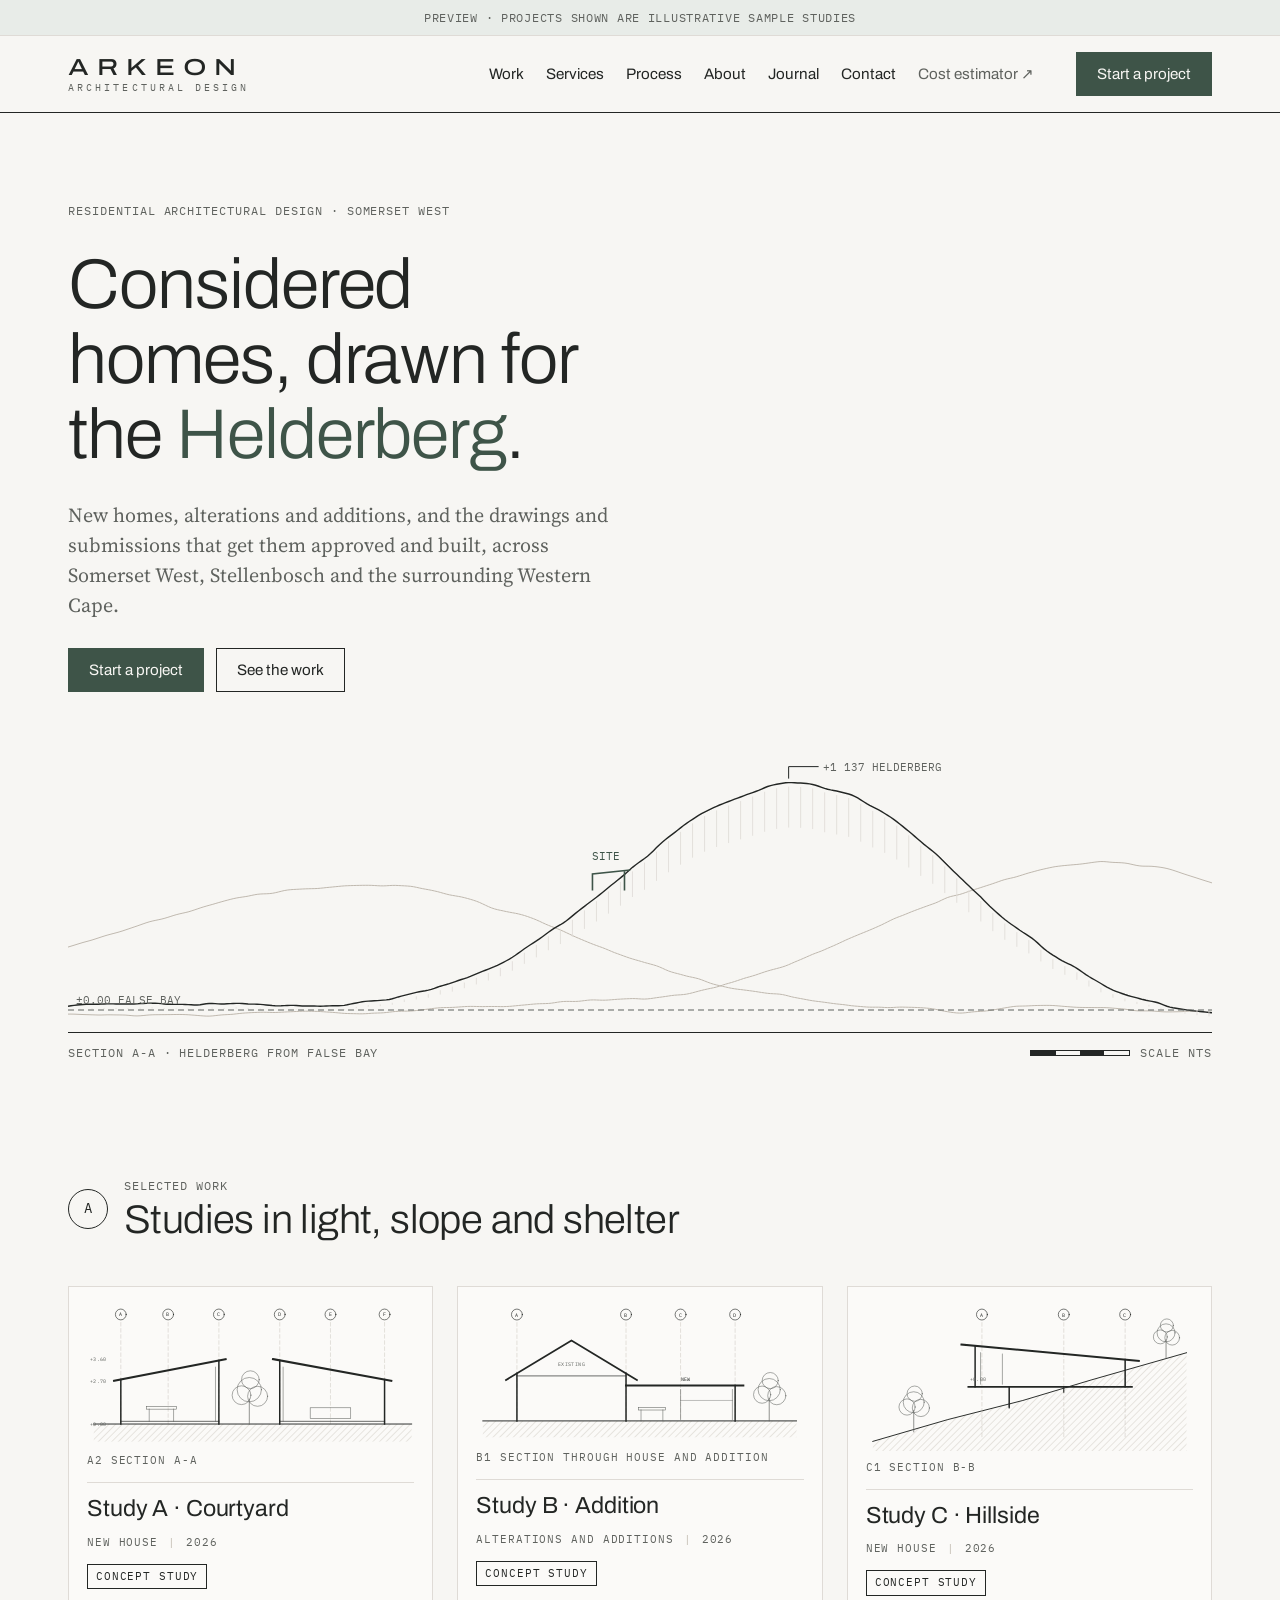
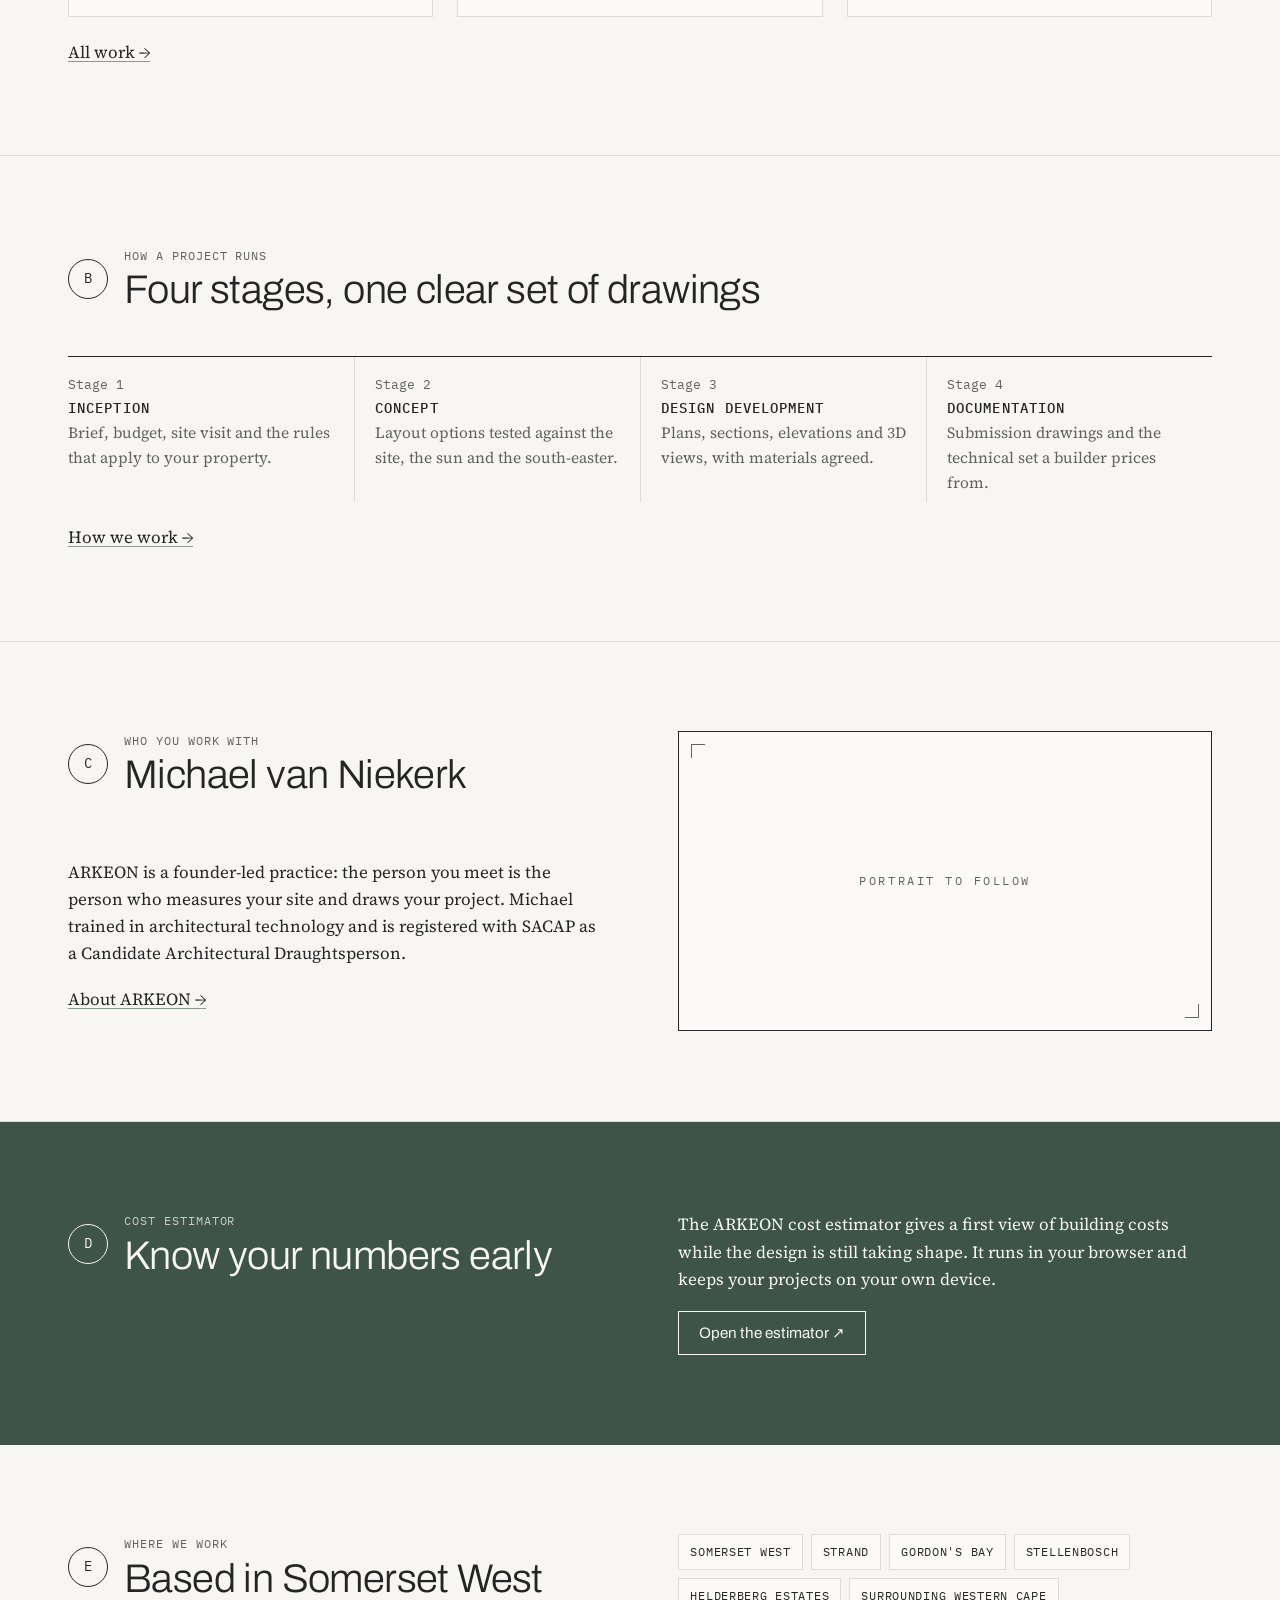
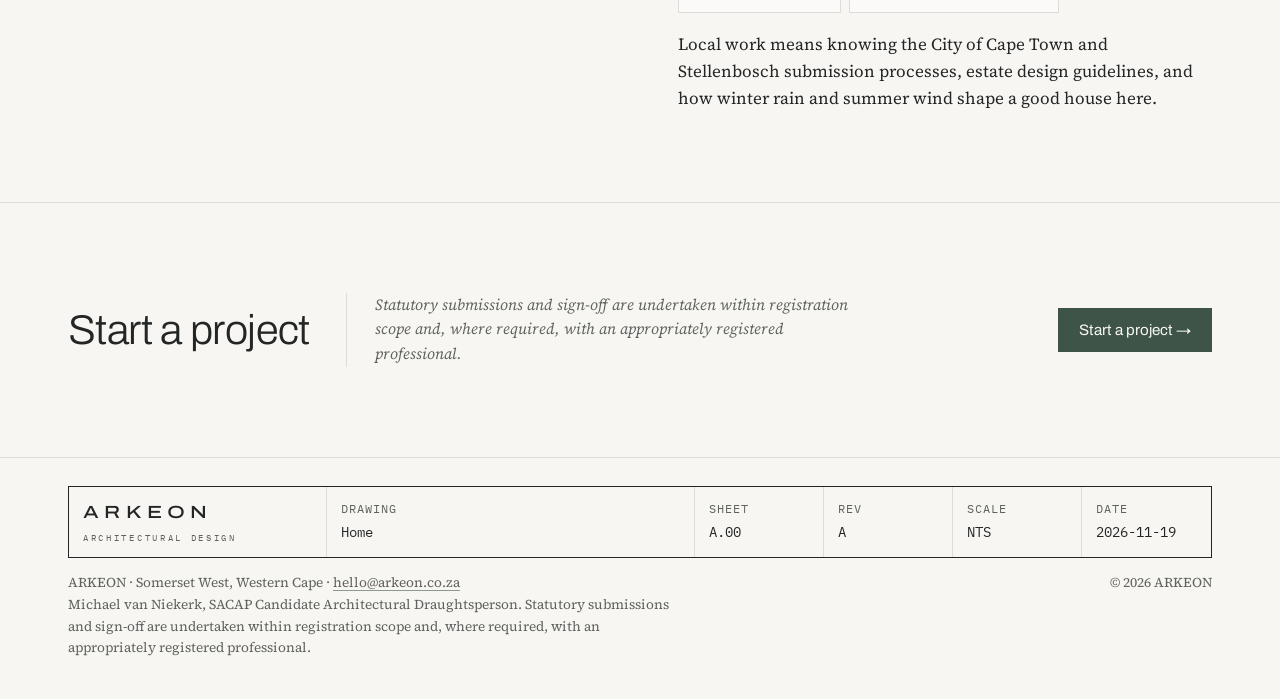
<file: index.html>
<!DOCTYPE html>
<html lang="en-ZA">
<head>
<meta charset="utf-8">
<meta name="viewport" content="width=device-width, initial-scale=1">
<title>ARKEON Architectural Design</title>
<meta name="description" content="Residential architectural design in Somerset West: new homes, alterations and additions, council submissions and 3D visualisation.">
<link rel="preconnect" href="https://fonts.googleapis.com">
<link rel="preconnect" href="https://fonts.gstatic.com" crossorigin>
<link href="https://fonts.googleapis.com/css2?family=Archivo:wdth,wght@100..125,300..600&family=IBM+Plex+Mono:wght@400;500&family=Source+Serif+4:ital,opsz,wght@0,8..60,400;0,8..60,500;1,8..60,400&display=swap" rel="stylesheet">
<link rel="stylesheet" href="style.css">
</head>
<body>
<div class="preview-note">Preview · projects shown are illustrative sample studies</div><header class="site-header">
  <div class="wrap">
    <a class="wordmark" href="index.html" aria-label="ARKEON Architectural Design, home"><b>ARKEON</b><span>Architectural design</span></a>
    <button class="nav-toggle" type="button" aria-expanded="false" aria-controls="site-nav" aria-label="Open menu"><span></span><span></span><span></span></button>
    <nav class="nav" id="site-nav" aria-label="Main"><a href="work.html">Work</a><a href="services.html">Services</a><a href="process.html">Process</a><a href="about.html">About</a><a href="journal.html">Journal</a><a href="contact.html">Contact</a><a class="nav-ext" data-estimator href="https://estimate.arkeon.co.za">Cost estimator ↗</a><a class="nav-cta btn solid" href="contact.html">Start a project</a></nav>
    <a class="btn solid header-cta" href="contact.html">Start a project</a>
  </div>
</header>
<main>
<section class="hero"><div class="wrap">
  <span class="label">Residential architectural design · Somerset West</span>
  <h1>Considered homes, drawn for the <em>Helderberg</em>.</h1>
  <p class="lede">New homes, alterations and additions, and the drawings and submissions that get them approved and built, across Somerset West, Stellenbosch and the surrounding Western Cape.</p>
  <div class="actions"><a class="btn solid" href="contact.html">Start a project</a><a class="btn" href="work.html">See the work</a></div>
  <figure class="drawing-fig" aria-label="Line drawing: section through the Helderberg from False Bay, with a small house on the lower slope">
    <canvas id="section-drawing"></canvas>
    <figcaption class="caption"><span class="label">Section A-A · Helderberg from False Bay</span><span class="label scalebar"><i aria-hidden="true"></i>Scale NTS</span></figcaption>
  </figure>
</div></section>

<section class="section" aria-labelledby="work-h"><div class="wrap">
  <div class="section-head"><span class="bubble" aria-hidden="true">A</span><span class="label">Selected work</span><h2 id="work-h">Studies in light, slope and shelter</h2></div>
  <div class="cards"><a class="card" href="study-a.html" data-group="concepts">
  <figure class="dwg"><svg viewBox='0 0 484 206' role='img' aria-label='Section A-A, courtyard study' fill='none' stroke-linecap='square' xmlns='http://www.w3.org/2000/svg'><defs><pattern id='h-c0' width='7' height='7' patternUnits='userSpaceOnUse' patternTransform='rotate(45)'><line x1='0' y1='0' x2='0' y2='7' stroke='var(--stone)' stroke-width='1'/></pattern></defs><line x1='50' y1='26' x2='50' y2='176' stroke='var(--stone)' stroke-width='0.6' stroke-dasharray='5 4'/><circle cx='50' cy='14' r='8' fill='none' stroke='currentColor' stroke-width='0.9'/><text x='50' y='17' font-family='IBM Plex Mono, monospace' font-size='8' letter-spacing='0.6' fill='currentColor' text-anchor='middle'>A</text><line x1='120' y1='26' x2='120' y2='176' stroke='var(--stone)' stroke-width='0.6' stroke-dasharray='5 4'/><circle cx='120' cy='14' r='8' fill='none' stroke='currentColor' stroke-width='0.9'/><text x='120' y='17' font-family='IBM Plex Mono, monospace' font-size='8' letter-spacing='0.6' fill='currentColor' text-anchor='middle'>B</text><line x1='195' y1='26' x2='195' y2='176' stroke='var(--stone)' stroke-width='0.6' stroke-dasharray='5 4'/><circle cx='195' cy='14' r='8' fill='none' stroke='currentColor' stroke-width='0.9'/><text x='195' y='17' font-family='IBM Plex Mono, monospace' font-size='8' letter-spacing='0.6' fill='currentColor' text-anchor='middle'>C</text><line x1='285' y1='26' x2='285' y2='176' stroke='var(--stone)' stroke-width='0.6' stroke-dasharray='5 4'/><circle cx='285' cy='14' r='8' fill='none' stroke='currentColor' stroke-width='0.9'/><text x='285' y='17' font-family='IBM Plex Mono, monospace' font-size='8' letter-spacing='0.6' fill='currentColor' text-anchor='middle'>D</text><line x1='360' y1='26' x2='360' y2='176' stroke='var(--stone)' stroke-width='0.6' stroke-dasharray='5 4'/><circle cx='360' cy='14' r='8' fill='none' stroke='currentColor' stroke-width='0.9'/><text x='360' y='17' font-family='IBM Plex Mono, monospace' font-size='8' letter-spacing='0.6' fill='currentColor' text-anchor='middle'>E</text><line x1='440' y1='26' x2='440' y2='176' stroke='var(--stone)' stroke-width='0.6' stroke-dasharray='5 4'/><circle cx='440' cy='14' r='8' fill='none' stroke='currentColor' stroke-width='0.9'/><text x='440' y='17' font-family='IBM Plex Mono, monospace' font-size='8' letter-spacing='0.6' fill='currentColor' text-anchor='middle'>F</text><rect x='10' y='176' width='470' height='26' fill='url(#h-c0)'/><line x1='10' y1='176' x2='480' y2='176' stroke='currentColor' stroke-width='1.4'/><path d='M40 112L205 80' stroke='currentColor' stroke-width='3'/><path d='M50 110V176M195 82V176' stroke='currentColor' stroke-width='2.2'/><path d='M275 80L450 112' stroke='currentColor' stroke-width='3'/><path d='M285 82V176M440 110V176' stroke='currentColor' stroke-width='2.2'/><path d='M50 172H195M285 172H440' stroke='currentColor' stroke-width='1'/><path d='M190 92V172M290 92V172' stroke='var(--graphite)' stroke-width='0.8'/><rect x='88' y='150' width='44' height='4' stroke='var(--graphite)' stroke-width='0.8'/><path d='M92 154V172M128 154V172' stroke='var(--graphite)' stroke-width='0.8'/><rect x='330' y='152' width='60' height='16' stroke='var(--graphite)' stroke-width='0.8'/><line x1='240' y1='176' x2='240' y2='139.1' stroke='var(--graphite)' stroke-width='1'/><circle cx='240.0' cy='125.2' r='18.0' fill='none' stroke='var(--graphite)' stroke-width='0.8'/><circle cx='228.5' cy='133.4' r='13.9' fill='none' stroke='var(--graphite)' stroke-width='0.8'/><circle cx='252.3' cy='135.0' r='14.8' fill='none' stroke='var(--graphite)' stroke-width='0.8'/><circle cx='241.6' cy='110.4' r='13.1' fill='none' stroke='var(--graphite)' stroke-width='0.8'/><text x='4' y='179' font-family='IBM Plex Mono, monospace' font-size='8' letter-spacing='0.6' fill='var(--graphite)' text-anchor='start'>+0.00</text><text x='4' y='115' font-family='IBM Plex Mono, monospace' font-size='8' letter-spacing='0.6' fill='var(--graphite)' text-anchor='start'>+2.70</text><text x='4' y='83' font-family='IBM Plex Mono, monospace' font-size='8' letter-spacing='0.6' fill='var(--graphite)' text-anchor='start'>+3.60</text></svg><figcaption><span>A2 Section A-A</span><span></span></figcaption></figure>
  <h3>Study A · Courtyard</h3>
  <div class="meta"><span>New house</span><span>2026</span></div>
  <span class="status">Concept study</span>
</a><a class="card" href="study-b.html" data-group="concepts">
  <figure class="dwg"><svg viewBox='0 0 480 200' role='img' aria-label='Section, addition study' fill='none' stroke-linecap='square' xmlns='http://www.w3.org/2000/svg'><defs><pattern id='h-c1' width='7' height='7' patternUnits='userSpaceOnUse' patternTransform='rotate(45)'><line x1='0' y1='0' x2='0' y2='7' stroke='var(--stone)' stroke-width='1'/></pattern></defs><line x1='60' y1='26' x2='60' y2='170' stroke='var(--stone)' stroke-width='0.6' stroke-dasharray='5 4'/><circle cx='60' cy='14' r='8' fill='none' stroke='currentColor' stroke-width='0.9'/><text x='60' y='17' font-family='IBM Plex Mono, monospace' font-size='8' letter-spacing='0.6' fill='currentColor' text-anchor='middle'>A</text><line x1='220' y1='26' x2='220' y2='170' stroke='var(--stone)' stroke-width='0.6' stroke-dasharray='5 4'/><circle cx='220' cy='14' r='8' fill='none' stroke='currentColor' stroke-width='0.9'/><text x='220' y='17' font-family='IBM Plex Mono, monospace' font-size='8' letter-spacing='0.6' fill='currentColor' text-anchor='middle'>B</text><line x1='300' y1='26' x2='300' y2='170' stroke='var(--stone)' stroke-width='0.6' stroke-dasharray='5 4'/><circle cx='300' cy='14' r='8' fill='none' stroke='currentColor' stroke-width='0.9'/><text x='300' y='17' font-family='IBM Plex Mono, monospace' font-size='8' letter-spacing='0.6' fill='currentColor' text-anchor='middle'>C</text><line x1='380' y1='26' x2='380' y2='170' stroke='var(--stone)' stroke-width='0.6' stroke-dasharray='5 4'/><circle cx='380' cy='14' r='8' fill='none' stroke='currentColor' stroke-width='0.9'/><text x='380' y='17' font-family='IBM Plex Mono, monospace' font-size='8' letter-spacing='0.6' fill='currentColor' text-anchor='middle'>D</text><rect x='10' y='170' width='460' height='24' fill='url(#h-c1)'/><line x1='10' y1='170' x2='470' y2='170' stroke='currentColor' stroke-width='1.4'/><path d='M44 110L140 52L236 110' stroke='currentColor' stroke-width='2.6'/><path d='M60 100V170M220 100V170' stroke='currentColor' stroke-width='2.2'/><path d='M60 104H220' stroke='currentColor' stroke-width='1'/><path d='M220 118H392' stroke='currentColor' stroke-width='3'/><path d='M380 118V170' stroke='currentColor' stroke-width='2.2'/><path d='M300 124V168M376 124V168' stroke='var(--graphite)' stroke-width='0.8'/><path d='M300 140H376' stroke='var(--graphite)' stroke-width='0.6'/><rect x='238' y='150' width='40' height='4' stroke='var(--graphite)' stroke-width='0.8'/><path d='M242 154V170M274 154V170' stroke='var(--graphite)' stroke-width='0.8'/><line x1='430' y1='170' x2='430' y2='136.7' stroke='var(--graphite)' stroke-width='1'/><circle cx='430.0' cy='124.1' r='16.3' fill='none' stroke='var(--graphite)' stroke-width='0.8'/><circle cx='419.6' cy='131.5' r='12.6' fill='none' stroke='var(--graphite)' stroke-width='0.8'/><circle cx='441.1' cy='133.0' r='13.3' fill='none' stroke='var(--graphite)' stroke-width='0.8'/><circle cx='431.5' cy='110.8' r='11.8' fill='none' stroke='var(--graphite)' stroke-width='0.8'/><text x='120' y='90' font-family='IBM Plex Mono, monospace' font-size='8' letter-spacing='0.6' fill='var(--graphite)' text-anchor='start'>EXISTING</text><text x='300' y='112' font-family='IBM Plex Mono, monospace' font-size='8' letter-spacing='0.6' fill='currentColor' text-anchor='start'>NEW</text></svg><figcaption><span>B1 Section through house and addition</span><span></span></figcaption></figure>
  <h3>Study B · Addition</h3>
  <div class="meta"><span>Alterations and additions</span><span>2026</span></div>
  <span class="status">Concept study</span>
</a><a class="card" href="study-c.html" data-group="concepts">
  <figure class="dwg"><svg viewBox='0 0 480 214' role='img' aria-label='Section B-B, hillside study' fill='none' stroke-linecap='square' xmlns='http://www.w3.org/2000/svg'><defs><pattern id='h-c2' width='7' height='7' patternUnits='userSpaceOnUse' patternTransform='rotate(45)'><line x1='0' y1='0' x2='0' y2='7' stroke='var(--stone)' stroke-width='1'/></pattern></defs><path d='M10 200L120 168L230 140L330 110L470 70V214H10Z' fill='url(#h-c2)'/><path d='M10 200L120 168L230 140L330 110L470 70' stroke='currentColor' stroke-width='1.4'/><line x1='170' y1='26' x2='170' y2='196' stroke='var(--stone)' stroke-width='0.6' stroke-dasharray='5 4'/><circle cx='170' cy='14' r='8' fill='none' stroke='currentColor' stroke-width='0.9'/><text x='170' y='17' font-family='IBM Plex Mono, monospace' font-size='8' letter-spacing='0.6' fill='currentColor' text-anchor='middle'>A</text><line x1='290' y1='26' x2='290' y2='196' stroke='var(--stone)' stroke-width='0.6' stroke-dasharray='5 4'/><circle cx='290' cy='14' r='8' fill='none' stroke='currentColor' stroke-width='0.9'/><text x='290' y='17' font-family='IBM Plex Mono, monospace' font-size='8' letter-spacing='0.6' fill='currentColor' text-anchor='middle'>B</text><line x1='380' y1='26' x2='380' y2='196' stroke='var(--stone)' stroke-width='0.6' stroke-dasharray='5 4'/><circle cx='380' cy='14' r='8' fill='none' stroke='currentColor' stroke-width='0.9'/><text x='380' y='17' font-family='IBM Plex Mono, monospace' font-size='8' letter-spacing='0.6' fill='currentColor' text-anchor='middle'>C</text><path d='M150 120H390' stroke='currentColor' stroke-width='2.4'/><path d='M140 58L400 82' stroke='currentColor' stroke-width='3'/><path d='M160 60V120M380 80V120' stroke='currentColor' stroke-width='2.2'/><path d='M290 120V122M210 120V151M290 120V128' stroke='currentColor' stroke-width='1.6'/><path d='M210 120V150' stroke='currentColor' stroke-width='1.6'/><path d='M168 70V116M200 72V116' stroke='var(--graphite)' stroke-width='0.8'/><line x1='70' y1='186' x2='70' y2='154.5' stroke='var(--graphite)' stroke-width='1'/><circle cx='70.0' cy='142.6' r='15.4' fill='none' stroke='var(--graphite)' stroke-width='0.8'/><circle cx='60.2' cy='149.6' r='11.9' fill='none' stroke='var(--graphite)' stroke-width='0.8'/><circle cx='80.5' cy='151.0' r='12.6' fill='none' stroke='var(--graphite)' stroke-width='0.8'/><circle cx='71.4' cy='130.0' r='11.2' fill='none' stroke='var(--graphite)' stroke-width='0.8'/><line x1='440' y1='78' x2='440' y2='51.0' stroke='var(--graphite)' stroke-width='1'/><circle cx='440.0' cy='40.8' r='13.2' fill='none' stroke='var(--graphite)' stroke-width='0.8'/><circle cx='431.6' cy='46.8' r='10.2' fill='none' stroke='var(--graphite)' stroke-width='0.8'/><circle cx='449.0' cy='48.0' r='10.8' fill='none' stroke='var(--graphite)' stroke-width='0.8'/><circle cx='441.2' cy='30.0' r='9.6' fill='none' stroke='var(--graphite)' stroke-width='0.8'/><text x='152' y='112' font-family='IBM Plex Mono, monospace' font-size='8' letter-spacing='0.6' fill='var(--graphite)' text-anchor='start'>+0.00</text></svg><figcaption><span>C1 Section B-B</span><span></span></figcaption></figure>
  <h3>Study C · Hillside</h3>
  <div class="meta"><span>New house</span><span>2026</span></div>
  <span class="status">Concept study</span>
</a></div>
  <p style="margin-top:22px"><a href="work.html">All work →</a></p>
</div></section>

<section class="section" aria-labelledby="process-h"><div class="wrap">
  <div class="section-head"><span class="bubble" aria-hidden="true">B</span><span class="label">How a project runs</span><h2 id="process-h">Four stages, one clear set of drawings</h2></div>
  <div class="cols4">
    <div><span class="num">Stage 1</span><h3>Inception</h3><p>Brief, budget, site visit and the rules that apply to your property.</p></div>
    <div><span class="num">Stage 2</span><h3>Concept</h3><p>Layout options tested against the site, the sun and the south-easter.</p></div>
    <div><span class="num">Stage 3</span><h3>Design development</h3><p>Plans, sections, elevations and 3D views, with materials agreed.</p></div>
    <div><span class="num">Stage 4</span><h3>Documentation</h3><p>Submission drawings and the technical set a builder prices from.</p></div>
  </div>
  <p style="margin-top:22px"><a href="process.html">How we work →</a></p>
</div></section>

<section class="section" aria-labelledby="founder-h"><div class="wrap split">
  <div class="stack">
    <div class="section-head"><span class="bubble" aria-hidden="true">C</span><span class="label">Who you work with</span><h2 id="founder-h">Michael van Niekerk</h2></div>
    <p>ARKEON is a founder-led practice: the person you meet is the person who measures your site and draws your project. Michael trained in architectural technology and is registered with SACAP as a Candidate Architectural Draughtsperson.</p>
    <p><a href="about.html">About ARKEON →</a></p>
  </div>
  <div class="ph portrait" style="min-height:300px">Portrait to follow</div>
</div></section>

<section class="section band" aria-labelledby="tool-h"><div class="wrap split">
  <div class="section-head"><span class="bubble" aria-hidden="true">D</span><span class="label">Cost estimator</span><h2 id="tool-h">Know your numbers early</h2></div>
  <div class="stack">
    <p>The ARKEON cost estimator gives a first view of building costs while the design is still taking shape. It runs in your browser and keeps your projects on your own device.</p>
    <div class="actions"><a class="btn" data-estimator href="https://estimate.arkeon.co.za">Open the estimator ↗</a></div>
  </div>
</div></section>

<section class="section" aria-labelledby="area-h"><div class="wrap split">
  <div class="section-head"><span class="bubble" aria-hidden="true">E</span><span class="label">Where we work</span><h2 id="area-h">Based in Somerset West</h2></div>
  <div class="stack">
    <ul class="areas"><li>Somerset West</li><li>Strand</li><li>Gordon's Bay</li><li>Stellenbosch</li><li>Helderberg estates</li><li>Surrounding Western Cape</li></ul>
    <p>Local work means knowing the City of Cape Town and Stellenbosch submission processes, estate design guidelines, and how winter rain and summer wind shape a good house here.</p>
  </div>
</div></section>
<section class="section cta-strip"><div class="wrap">
  <h2>Start a project</h2>
  <p>Statutory submissions and sign-off are undertaken within registration scope and, where required, with an appropriately registered professional.</p>
  <a class="btn solid" href="contact.html">Start a project →</a>
</div></section></main>
<footer class="site-footer">
  <div class="wrap">
    <div class="titleblock">
      <div class="tb-brand"><b>ARKEON</b><span>Architectural design</span></div>
      <div><span class="label">Drawing</span><span class="val">Home</span></div>
      <div><span class="label">Sheet</span><span class="val">A.00</span></div>
      <div><span class="label">Rev</span><span class="val">A</span></div>
      <div><span class="label">Scale</span><span class="val">NTS</span></div>
      <div><span class="label">Date</span><span class="val">2026-11-19</span></div>
    </div>
    <div class="footer-meta">
      <p>ARKEON · Somerset West, Western Cape · <a href="mailto:hello@arkeon.co.za">hello@arkeon.co.za</a><br>Michael van Niekerk, SACAP Candidate Architectural Draughtsperson. Statutory submissions and sign-off are undertaken within registration scope and, where required, with an appropriately registered professional.</p>
      <p>© <span data-year>2026</span> ARKEON</p>
    </div>
  </div>
</footer>
<script src="site.js"></script>
</body>
</html>
</file>
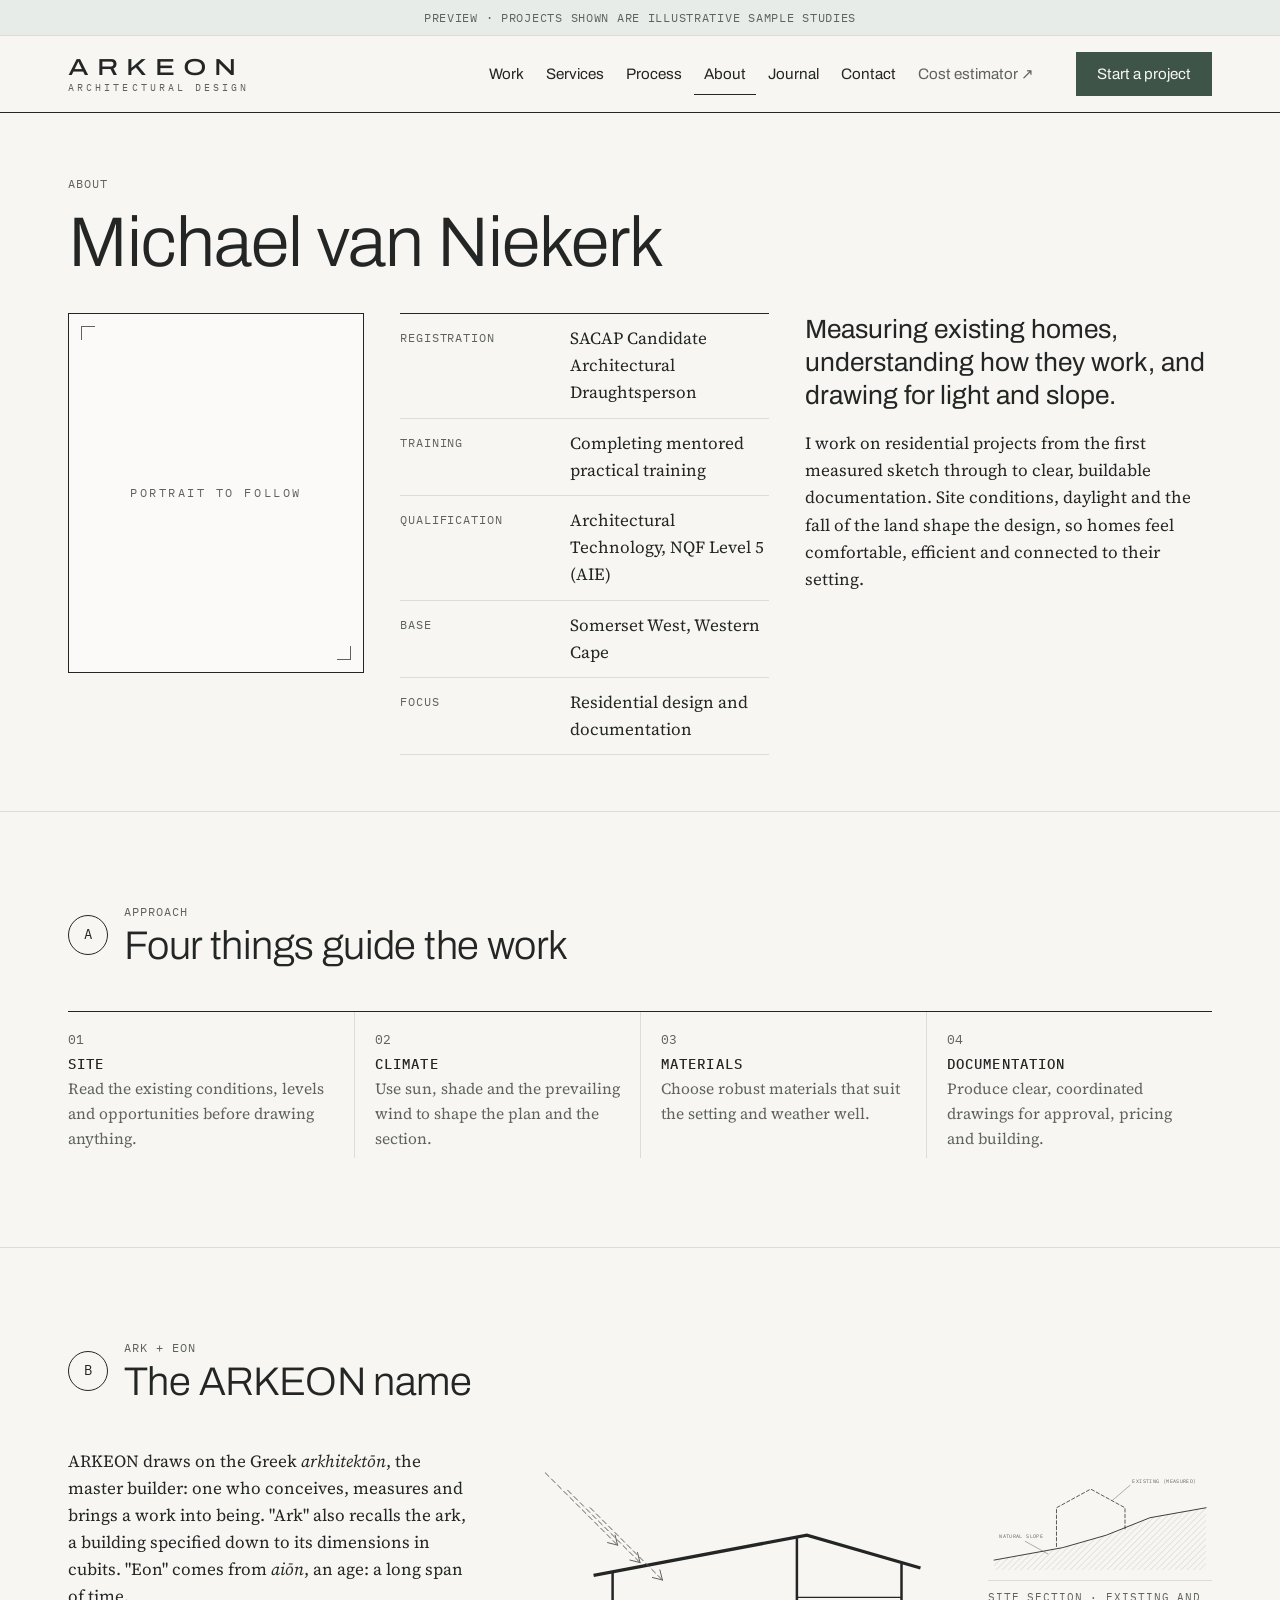
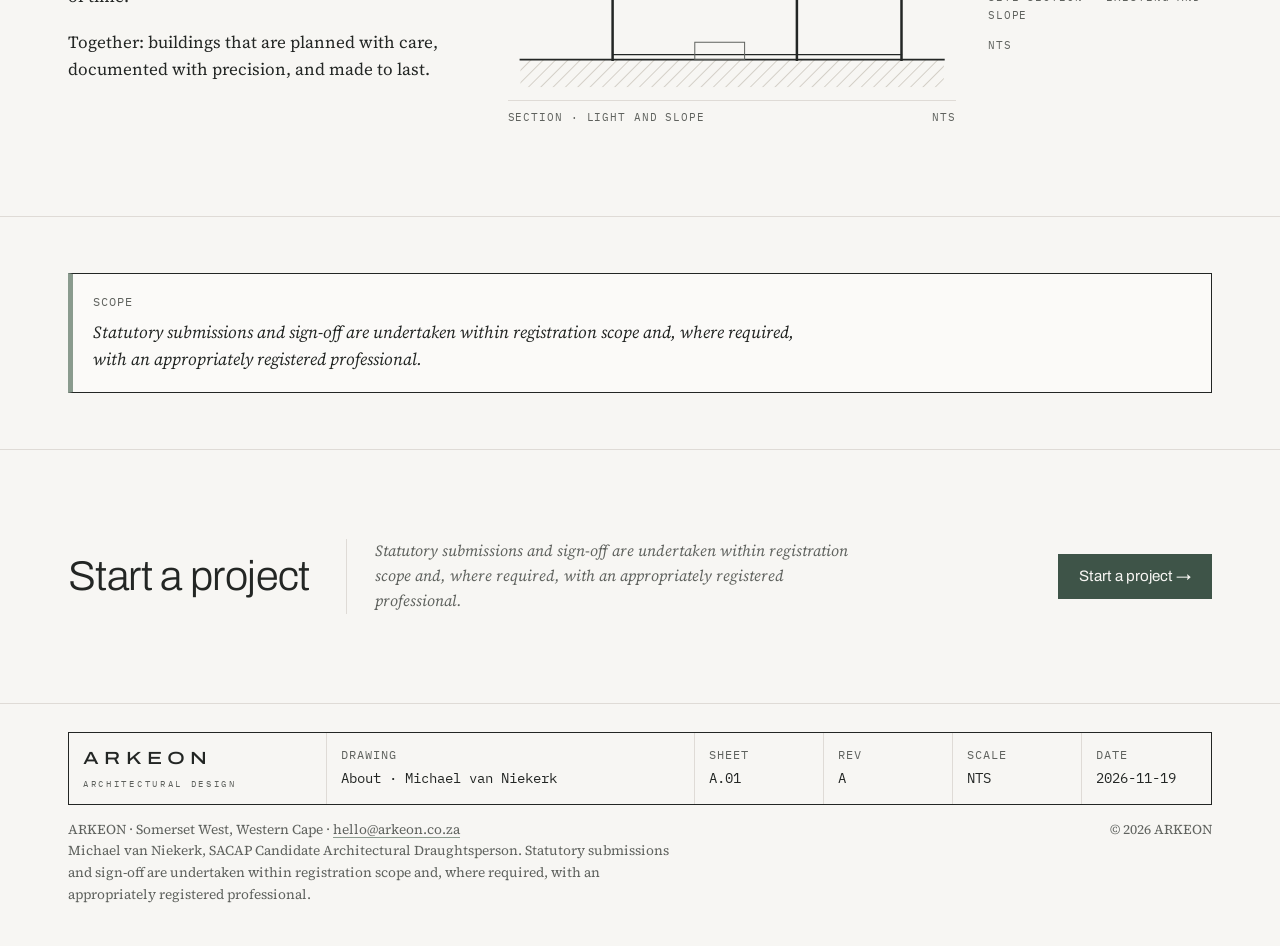
<file: about.html>
<!DOCTYPE html>
<html lang="en-ZA">
<head>
<meta charset="utf-8">
<meta name="viewport" content="width=device-width, initial-scale=1">
<title>About · ARKEON</title>
<meta name="description" content="Michael van Niekerk and the approach behind ARKEON Architectural Design, Somerset West.">
<link rel="preconnect" href="https://fonts.googleapis.com">
<link rel="preconnect" href="https://fonts.gstatic.com" crossorigin>
<link href="https://fonts.googleapis.com/css2?family=Archivo:wdth,wght@100..125,300..600&family=IBM+Plex+Mono:wght@400;500&family=Source+Serif+4:ital,opsz,wght@0,8..60,400;0,8..60,500;1,8..60,400&display=swap" rel="stylesheet">
<link rel="stylesheet" href="style.css">
</head>
<body>
<div class="preview-note">Preview · projects shown are illustrative sample studies</div><header class="site-header">
  <div class="wrap">
    <a class="wordmark" href="index.html" aria-label="ARKEON Architectural Design, home"><b>ARKEON</b><span>Architectural design</span></a>
    <button class="nav-toggle" type="button" aria-expanded="false" aria-controls="site-nav" aria-label="Open menu"><span></span><span></span><span></span></button>
    <nav class="nav" id="site-nav" aria-label="Main"><a href="work.html">Work</a><a href="services.html">Services</a><a href="process.html">Process</a><a href="about.html" aria-current="page">About</a><a href="journal.html">Journal</a><a href="contact.html">Contact</a><a class="nav-ext" data-estimator href="https://estimate.arkeon.co.za">Cost estimator ↗</a><a class="nav-cta btn solid" href="contact.html">Start a project</a></nav>
    <a class="btn solid header-cta" href="contact.html">Start a project</a>
  </div>
</header>
<main>
<section class="section tight"><div class="wrap">
  <span class="label">About</span>
  <h1 style="margin:10px 0 32px">Michael van Niekerk</h1>
  <div class="about-top">
    <div class="ph portrait">Portrait to follow</div>
    <dl class="facts">
      <div><dt>Registration</dt><dd>SACAP Candidate Architectural Draughtsperson</dd></div>
      <div><dt>Training</dt><dd>Completing mentored practical training</dd></div>
      <div><dt>Qualification</dt><dd>Architectural Technology, NQF Level 5 (AIE)</dd></div>
      <div><dt>Base</dt><dd>Somerset West, Western Cape</dd></div>
      <div><dt>Focus</dt><dd>Residential design and documentation</dd></div>
    </dl>
    <div class="stack">
      <p class="statement">Measuring existing homes, understanding how they work, and drawing for light and slope.</p>
      <p>I work on residential projects from the first measured sketch through to clear, buildable documentation. Site conditions, daylight and the fall of the land shape the design, so homes feel comfortable, efficient and connected to their setting.</p>
    </div>
  </div>
</div></section>

<section class="section" aria-labelledby="appr-h"><div class="wrap">
  <div class="section-head"><span class="bubble" aria-hidden="true">A</span><span class="label">Approach</span><h2 id="appr-h">Four things guide the work</h2></div>
  <div class="cols4">
    <div><span class="num">01</span><h3>Site</h3><p>Read the existing conditions, levels and opportunities before drawing anything.</p></div>
    <div><span class="num">02</span><h3>Climate</h3><p>Use sun, shade and the prevailing wind to shape the plan and the section.</p></div>
    <div><span class="num">03</span><h3>Materials</h3><p>Choose robust materials that suit the setting and weather well.</p></div>
    <div><span class="num">04</span><h3>Documentation</h3><p>Produce clear, coordinated drawings for approval, pricing and building.</p></div>
  </div>
</div></section>

<section class="section" aria-labelledby="name-h"><div class="wrap">
  <div class="section-head"><span class="bubble" aria-hidden="true">B</span><span class="label">Ark + Eon</span><h2 id="name-h">The ARKEON name</h2></div>
  <div class="plans">
    <div class="stack"><p>ARKEON draws on the Greek <i>arkhitektōn</i>, the master builder: one who conceives, measures and brings a work into being. "Ark" also recalls the ark, a building specified down to its dimensions in cubits. "Eon" comes from <i>aiōn</i>, an age: a long span of time.</p><p>Together: buildings that are planned with care, documented with precision, and made to last.</p></div>
    <figure class="dwg"><svg viewBox='0 0 360 196' role='img' aria-label='Section showing winter sun and roof pitch' fill='none' stroke-linecap='square' xmlns='http://www.w3.org/2000/svg'><defs><pattern id='h-ab1' width='7' height='7' patternUnits='userSpaceOnUse' patternTransform='rotate(45)'><line x1='0' y1='0' x2='0' y2='7' stroke='var(--stone)' stroke-width='1'/></pattern></defs><rect x='10' y='170' width='340' height='22' fill='url(#h-ab1)'/><line x1='10' y1='170' x2='350' y2='170' stroke='currentColor' stroke-width='1.4'/><path d='M70 102L240 70L330 96' stroke='currentColor' stroke-width='2.6'/><path d='M84 100V170M232 72V170M316 94V170' stroke='currentColor' stroke-width='2'/><path d='M232 120H316' stroke='currentColor' stroke-width='1'/><path d='M84 166H316' stroke='currentColor' stroke-width='1'/><path d='M30 20L88 78' stroke='var(--graphite)' stroke-width='0.8' stroke-dasharray='4 3'/><path d='M88 78l-8 -2m8 2l-2 -8' stroke='var(--graphite)' stroke-width='0.8'/><path d='M48 34L106 92' stroke='var(--graphite)' stroke-width='0.8' stroke-dasharray='4 3'/><path d='M106 92l-8 -2m8 2l-2 -8' stroke='var(--graphite)' stroke-width='0.8'/><path d='M66 48L124 106' stroke='var(--graphite)' stroke-width='0.8' stroke-dasharray='4 3'/><path d='M124 106l-8 -2m8 2l-2 -8' stroke='var(--graphite)' stroke-width='0.8'/><rect x='150' y='156' width='40' height='14' stroke='var(--graphite)' stroke-width='0.8'/></svg><figcaption><span>Section · light and slope</span><span>NTS</span></figcaption></figure>
    <figure class="dwg"><svg viewBox='0 0 360 200' role='img' aria-label='Site section showing an existing house measured on a slope' fill='none' stroke-linecap='square' xmlns='http://www.w3.org/2000/svg'><defs><pattern id='h-ab2' width='7' height='7' patternUnits='userSpaceOnUse' patternTransform='rotate(45)'><line x1='0' y1='0' x2='0' y2='7' stroke='var(--stone)' stroke-width='1'/></pattern></defs><path d='M10 180L120 160L190 140L260 112L350 96V196H10Z' fill='url(#h-ab2)'/><path d='M10 180L120 160L190 140L260 112L350 96' stroke='currentColor' stroke-width='1.4'/><path d='M110 158V96L165 66L220 96V130' stroke='currentColor' stroke-width='1.2' stroke-dasharray='5 4'/><path d='M228 60L200 84' stroke='var(--graphite)' stroke-width='0.8'/><text x='232' y='56' font-family='IBM Plex Mono, monospace' font-size='8' letter-spacing='0.6' fill='var(--graphite)' text-anchor='start'>EXISTING (MEASURED)</text><path d='M60 150L96 170' stroke='var(--graphite)' stroke-width='0.8'/><text x='18' y='144' font-family='IBM Plex Mono, monospace' font-size='8' letter-spacing='0.6' fill='var(--graphite)' text-anchor='start'>NATURAL SLOPE</text></svg><figcaption><span>Site section · existing and slope</span><span>NTS</span></figcaption></figure>
  </div>
</div></section>

<section class="section tight"><div class="wrap"><div class="note"><span class="label">Scope</span><p>Statutory submissions and sign-off are undertaken within registration scope and, where required, with an appropriately registered professional.</p></div></div></section>
<section class="section cta-strip"><div class="wrap">
  <h2>Start a project</h2>
  <p>Statutory submissions and sign-off are undertaken within registration scope and, where required, with an appropriately registered professional.</p>
  <a class="btn solid" href="contact.html">Start a project →</a>
</div></section></main>
<footer class="site-footer">
  <div class="wrap">
    <div class="titleblock">
      <div class="tb-brand"><b>ARKEON</b><span>Architectural design</span></div>
      <div><span class="label">Drawing</span><span class="val">About · Michael van Niekerk</span></div>
      <div><span class="label">Sheet</span><span class="val">A.01</span></div>
      <div><span class="label">Rev</span><span class="val">A</span></div>
      <div><span class="label">Scale</span><span class="val">NTS</span></div>
      <div><span class="label">Date</span><span class="val">2026-11-19</span></div>
    </div>
    <div class="footer-meta">
      <p>ARKEON · Somerset West, Western Cape · <a href="mailto:hello@arkeon.co.za">hello@arkeon.co.za</a><br>Michael van Niekerk, SACAP Candidate Architectural Draughtsperson. Statutory submissions and sign-off are undertaken within registration scope and, where required, with an appropriately registered professional.</p>
      <p>© <span data-year>2026</span> ARKEON</p>
    </div>
  </div>
</footer>
<script src="site.js"></script>
</body>
</html>
</file>
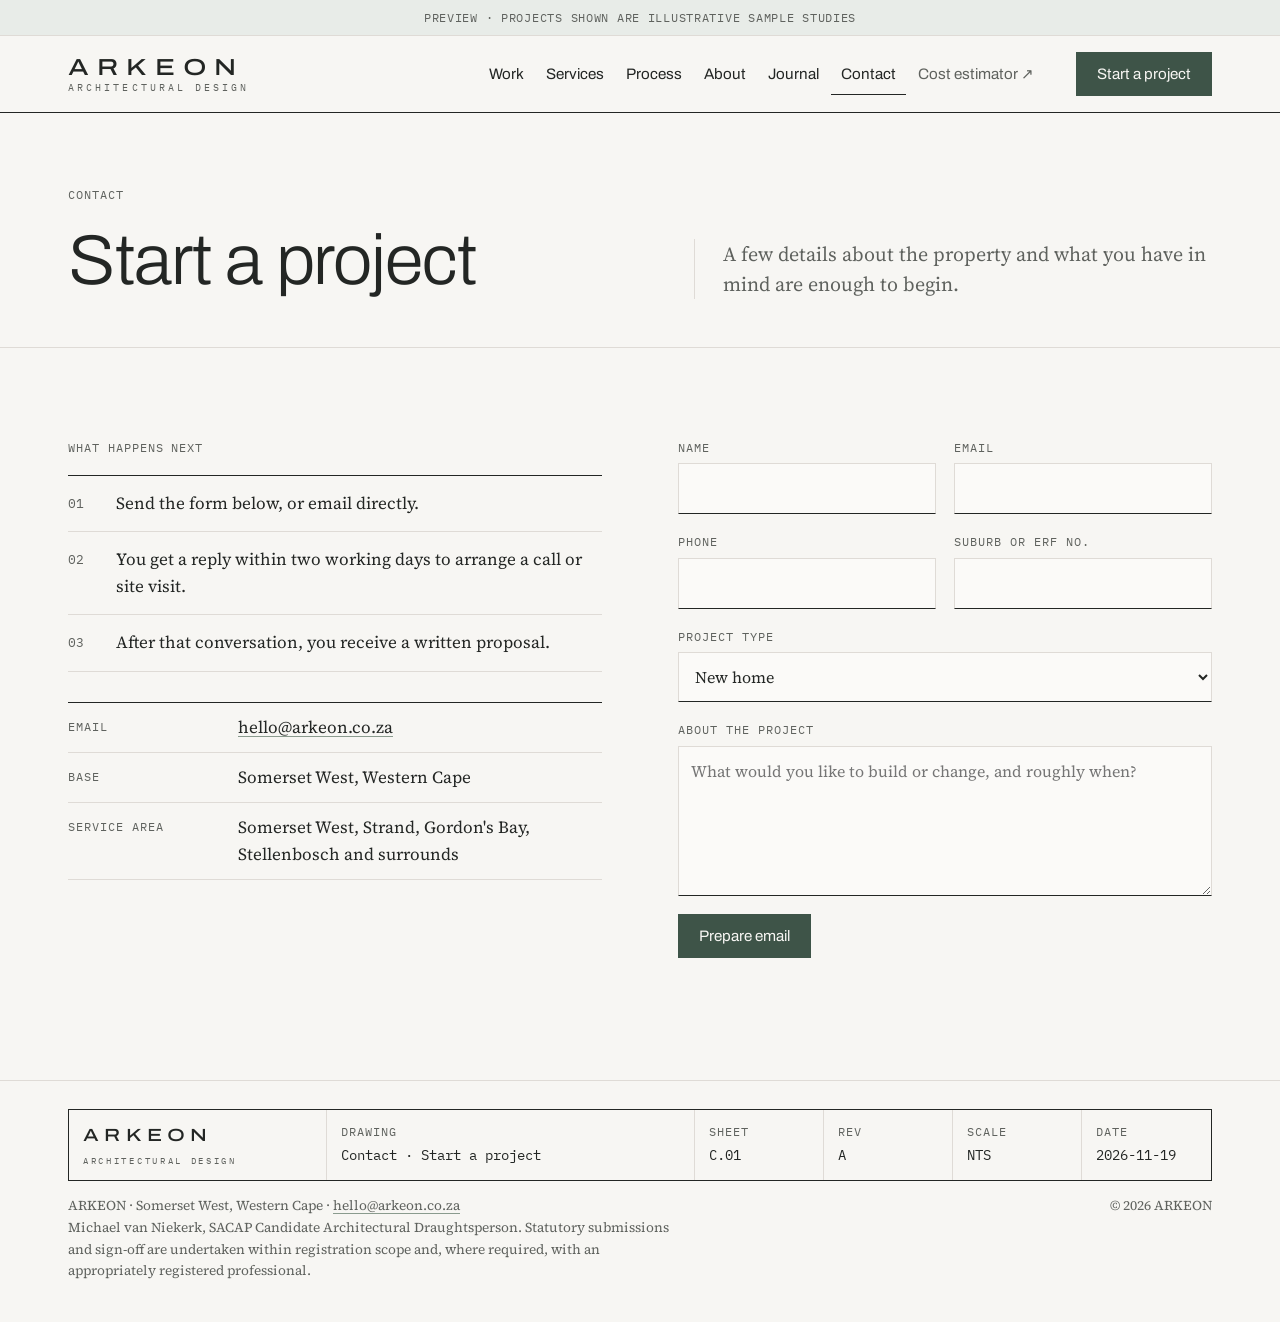
<file: contact.html>
<!DOCTYPE html>
<html lang="en-ZA">
<head>
<meta charset="utf-8">
<meta name="viewport" content="width=device-width, initial-scale=1">
<title>Contact · ARKEON</title>
<meta name="description" content="Start a residential design project with ARKEON in Somerset West.">
<link rel="preconnect" href="https://fonts.googleapis.com">
<link rel="preconnect" href="https://fonts.gstatic.com" crossorigin>
<link href="https://fonts.googleapis.com/css2?family=Archivo:wdth,wght@100..125,300..600&family=IBM+Plex+Mono:wght@400;500&family=Source+Serif+4:ital,opsz,wght@0,8..60,400;0,8..60,500;1,8..60,400&display=swap" rel="stylesheet">
<link rel="stylesheet" href="style.css">
</head>
<body>
<div class="preview-note">Preview · projects shown are illustrative sample studies</div><header class="site-header">
  <div class="wrap">
    <a class="wordmark" href="index.html" aria-label="ARKEON Architectural Design, home"><b>ARKEON</b><span>Architectural design</span></a>
    <button class="nav-toggle" type="button" aria-expanded="false" aria-controls="site-nav" aria-label="Open menu"><span></span><span></span><span></span></button>
    <nav class="nav" id="site-nav" aria-label="Main"><a href="work.html">Work</a><a href="services.html">Services</a><a href="process.html">Process</a><a href="about.html">About</a><a href="journal.html">Journal</a><a href="contact.html" aria-current="page">Contact</a><a class="nav-ext" data-estimator href="https://estimate.arkeon.co.za">Cost estimator ↗</a><a class="nav-cta btn solid" href="contact.html">Start a project</a></nav>
    <a class="btn solid header-cta" href="contact.html">Start a project</a>
  </div>
</header>
<main>
<section class="page-head"><div class="wrap"><span class="label">Contact</span><h1>Start a project</h1><p class="lede">A few details about the property and what you have in mind are enough to begin.</p></div></section>
<section class="section"><div class="wrap split">
  <div class="stack">
    <span class="label">What happens next</span>
    <ol class="steps">
      <li>Send the form below, or email directly.</li>
      <li>You get a reply within two working days to arrange a call or site visit.</li>
      <li>After that conversation, you receive a written proposal.</li>
    </ol>
    <dl class="facts" style="margin-top:12px">
      <div><dt>Email</dt><dd><a href="mailto:hello@arkeon.co.za">hello@arkeon.co.za</a></dd></div>
      <div><dt>Base</dt><dd>Somerset West, Western Cape</dd></div>
      <div><dt>Service area</dt><dd>Somerset West, Strand, Gordon's Bay, Stellenbosch and surrounds</dd></div>
    </dl>
  </div>
  <form class="form" id="enquiry" novalidate>
    <div class="row">
      <div class="field"><label for="name">Name</label><input id="name" name="name" autocomplete="name" required></div>
      <div class="field"><label for="email">Email</label><input id="email" name="email" type="email" autocomplete="email" required></div>
    </div>
    <div class="row">
      <div class="field"><label for="phone">Phone</label><input id="phone" name="phone" type="tel" autocomplete="tel"></div>
      <div class="field"><label for="suburb">Suburb or erf no.</label><input id="suburb" name="suburb"></div>
    </div>
    <div class="field"><label for="type">Project type</label><select id="type" name="type">
      <option>New home</option><option>Alterations and additions</option><option>Council submission for existing work</option>
      <option>As-built plans</option><option>3D visualisation</option><option>Estate or HOA submission</option><option>Drafting support</option><option>Something else</option></select></div>
    <div class="field"><label for="message">About the project</label><textarea id="message" name="message" placeholder="What would you like to build or change, and roughly when?"></textarea></div>
    <div class="actions"><button class="btn solid" type="submit">Prepare email</button></div>
    <p class="form-status" id="form-status" role="status"></p>
  </form>
</div></section></main>
<footer class="site-footer">
  <div class="wrap">
    <div class="titleblock">
      <div class="tb-brand"><b>ARKEON</b><span>Architectural design</span></div>
      <div><span class="label">Drawing</span><span class="val">Contact · Start a project</span></div>
      <div><span class="label">Sheet</span><span class="val">C.01</span></div>
      <div><span class="label">Rev</span><span class="val">A</span></div>
      <div><span class="label">Scale</span><span class="val">NTS</span></div>
      <div><span class="label">Date</span><span class="val">2026-11-19</span></div>
    </div>
    <div class="footer-meta">
      <p>ARKEON · Somerset West, Western Cape · <a href="mailto:hello@arkeon.co.za">hello@arkeon.co.za</a><br>Michael van Niekerk, SACAP Candidate Architectural Draughtsperson. Statutory submissions and sign-off are undertaken within registration scope and, where required, with an appropriately registered professional.</p>
      <p>© <span data-year>2026</span> ARKEON</p>
    </div>
  </div>
</footer>
<script src="site.js"></script>
</body>
</html>
</file>
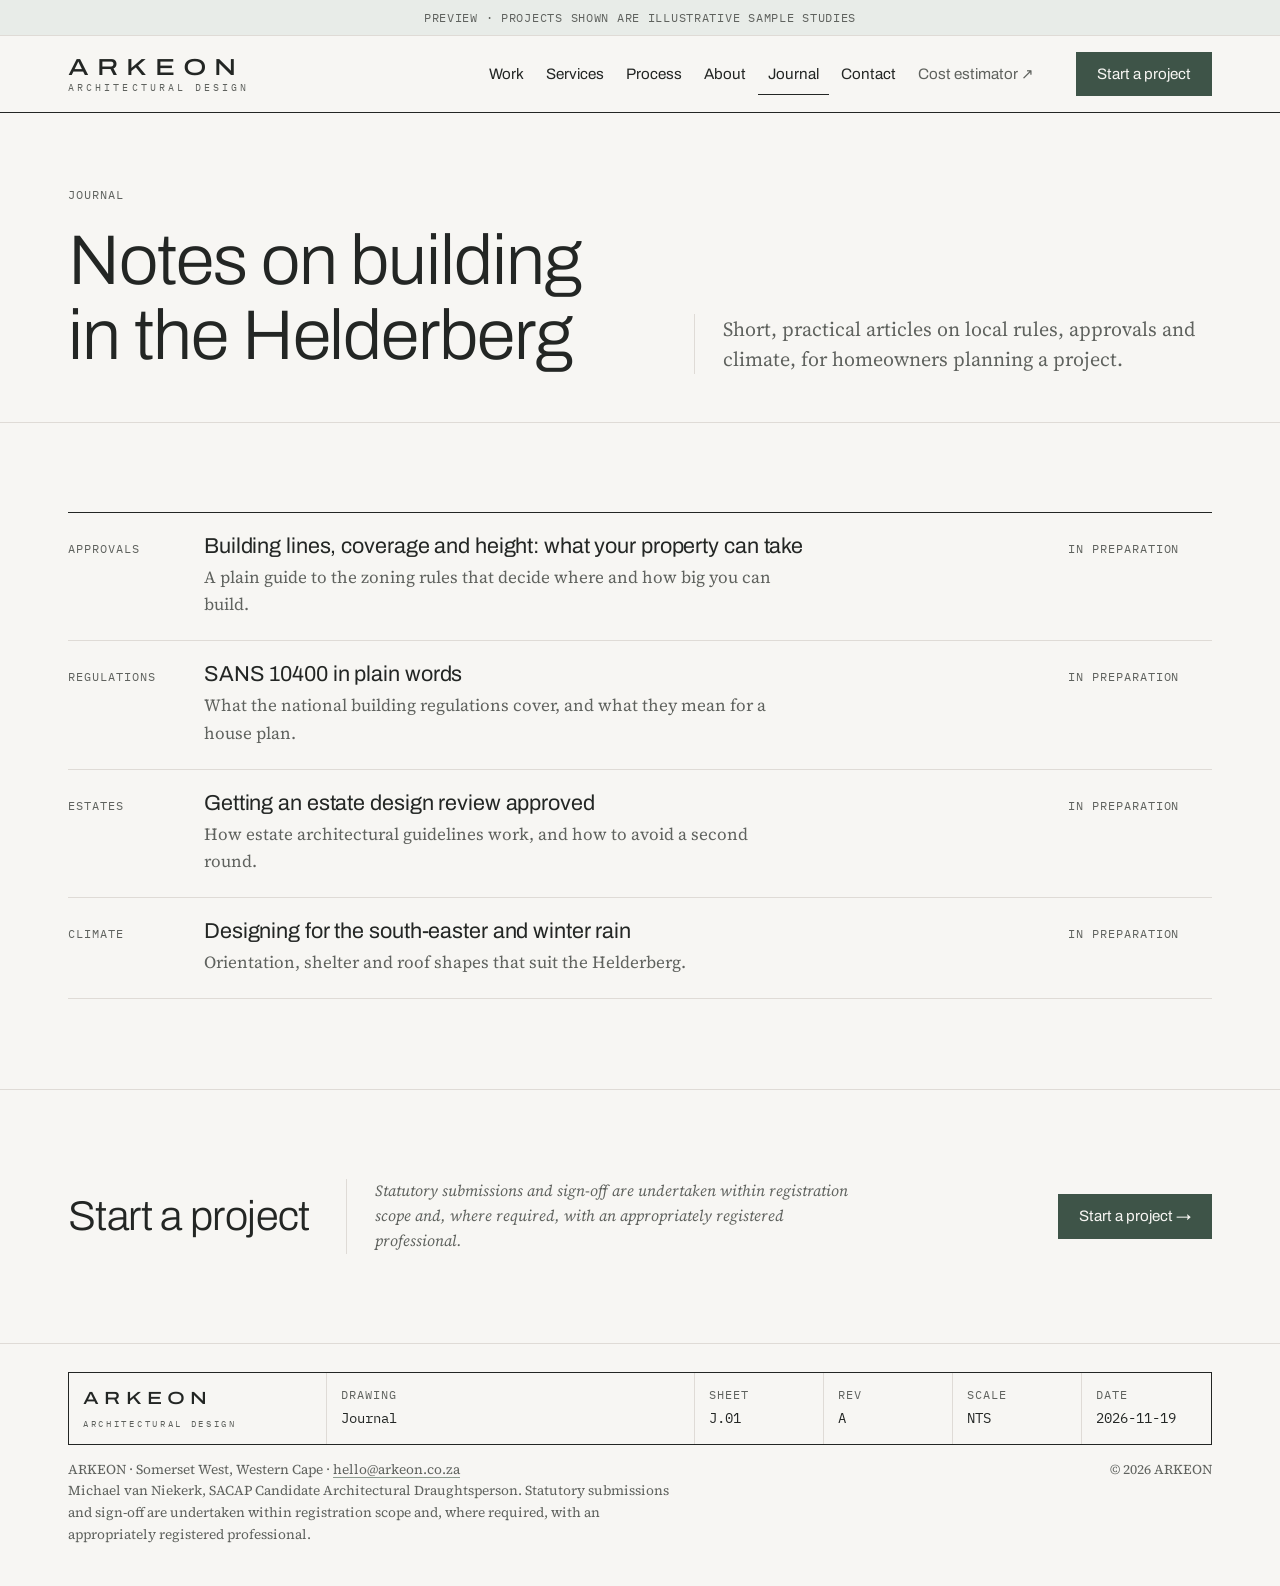
<file: journal.html>
<!DOCTYPE html>
<html lang="en-ZA">
<head>
<meta charset="utf-8">
<meta name="viewport" content="width=device-width, initial-scale=1">
<title>Journal · ARKEON</title>
<meta name="description" content="Practical notes on building plans, approvals and climate in Somerset West and the Helderberg.">
<link rel="preconnect" href="https://fonts.googleapis.com">
<link rel="preconnect" href="https://fonts.gstatic.com" crossorigin>
<link href="https://fonts.googleapis.com/css2?family=Archivo:wdth,wght@100..125,300..600&family=IBM+Plex+Mono:wght@400;500&family=Source+Serif+4:ital,opsz,wght@0,8..60,400;0,8..60,500;1,8..60,400&display=swap" rel="stylesheet">
<link rel="stylesheet" href="style.css">
</head>
<body>
<div class="preview-note">Preview · projects shown are illustrative sample studies</div><header class="site-header">
  <div class="wrap">
    <a class="wordmark" href="index.html" aria-label="ARKEON Architectural Design, home"><b>ARKEON</b><span>Architectural design</span></a>
    <button class="nav-toggle" type="button" aria-expanded="false" aria-controls="site-nav" aria-label="Open menu"><span></span><span></span><span></span></button>
    <nav class="nav" id="site-nav" aria-label="Main"><a href="work.html">Work</a><a href="services.html">Services</a><a href="process.html">Process</a><a href="about.html">About</a><a href="journal.html" aria-current="page">Journal</a><a href="contact.html">Contact</a><a class="nav-ext" data-estimator href="https://estimate.arkeon.co.za">Cost estimator ↗</a><a class="nav-cta btn solid" href="contact.html">Start a project</a></nav>
    <a class="btn solid header-cta" href="contact.html">Start a project</a>
  </div>
</header>
<main>
<section class="page-head"><div class="wrap"><span class="label">Journal</span><h1>Notes on building in the Helderberg</h1><p class="lede">Short, practical articles on local rules, approvals and climate, for homeowners planning a project.</p></div></section>
<section class="section"><div class="wrap"><ul class="journal-list"><li><span class="label">Approvals</span><div><h3>Building lines, coverage and height: what your property can take</h3><p class="muted">A plain guide to the zoning rules that decide where and how big you can build.</p></div><span class="label">In preparation</span></li><li><span class="label">Regulations</span><div><h3>SANS 10400 in plain words</h3><p class="muted">What the national building regulations cover, and what they mean for a house plan.</p></div><span class="label">In preparation</span></li><li><span class="label">Estates</span><div><h3>Getting an estate design review approved</h3><p class="muted">How estate architectural guidelines work, and how to avoid a second round.</p></div><span class="label">In preparation</span></li><li><span class="label">Climate</span><div><h3>Designing for the south-easter and winter rain</h3><p class="muted">Orientation, shelter and roof shapes that suit the Helderberg.</p></div><span class="label">In preparation</span></li></ul></div></section>
<section class="section cta-strip"><div class="wrap">
  <h2>Start a project</h2>
  <p>Statutory submissions and sign-off are undertaken within registration scope and, where required, with an appropriately registered professional.</p>
  <a class="btn solid" href="contact.html">Start a project →</a>
</div></section></main>
<footer class="site-footer">
  <div class="wrap">
    <div class="titleblock">
      <div class="tb-brand"><b>ARKEON</b><span>Architectural design</span></div>
      <div><span class="label">Drawing</span><span class="val">Journal</span></div>
      <div><span class="label">Sheet</span><span class="val">J.01</span></div>
      <div><span class="label">Rev</span><span class="val">A</span></div>
      <div><span class="label">Scale</span><span class="val">NTS</span></div>
      <div><span class="label">Date</span><span class="val">2026-11-19</span></div>
    </div>
    <div class="footer-meta">
      <p>ARKEON · Somerset West, Western Cape · <a href="mailto:hello@arkeon.co.za">hello@arkeon.co.za</a><br>Michael van Niekerk, SACAP Candidate Architectural Draughtsperson. Statutory submissions and sign-off are undertaken within registration scope and, where required, with an appropriately registered professional.</p>
      <p>© <span data-year>2026</span> ARKEON</p>
    </div>
  </div>
</footer>
<script src="site.js"></script>
</body>
</html>
</file>
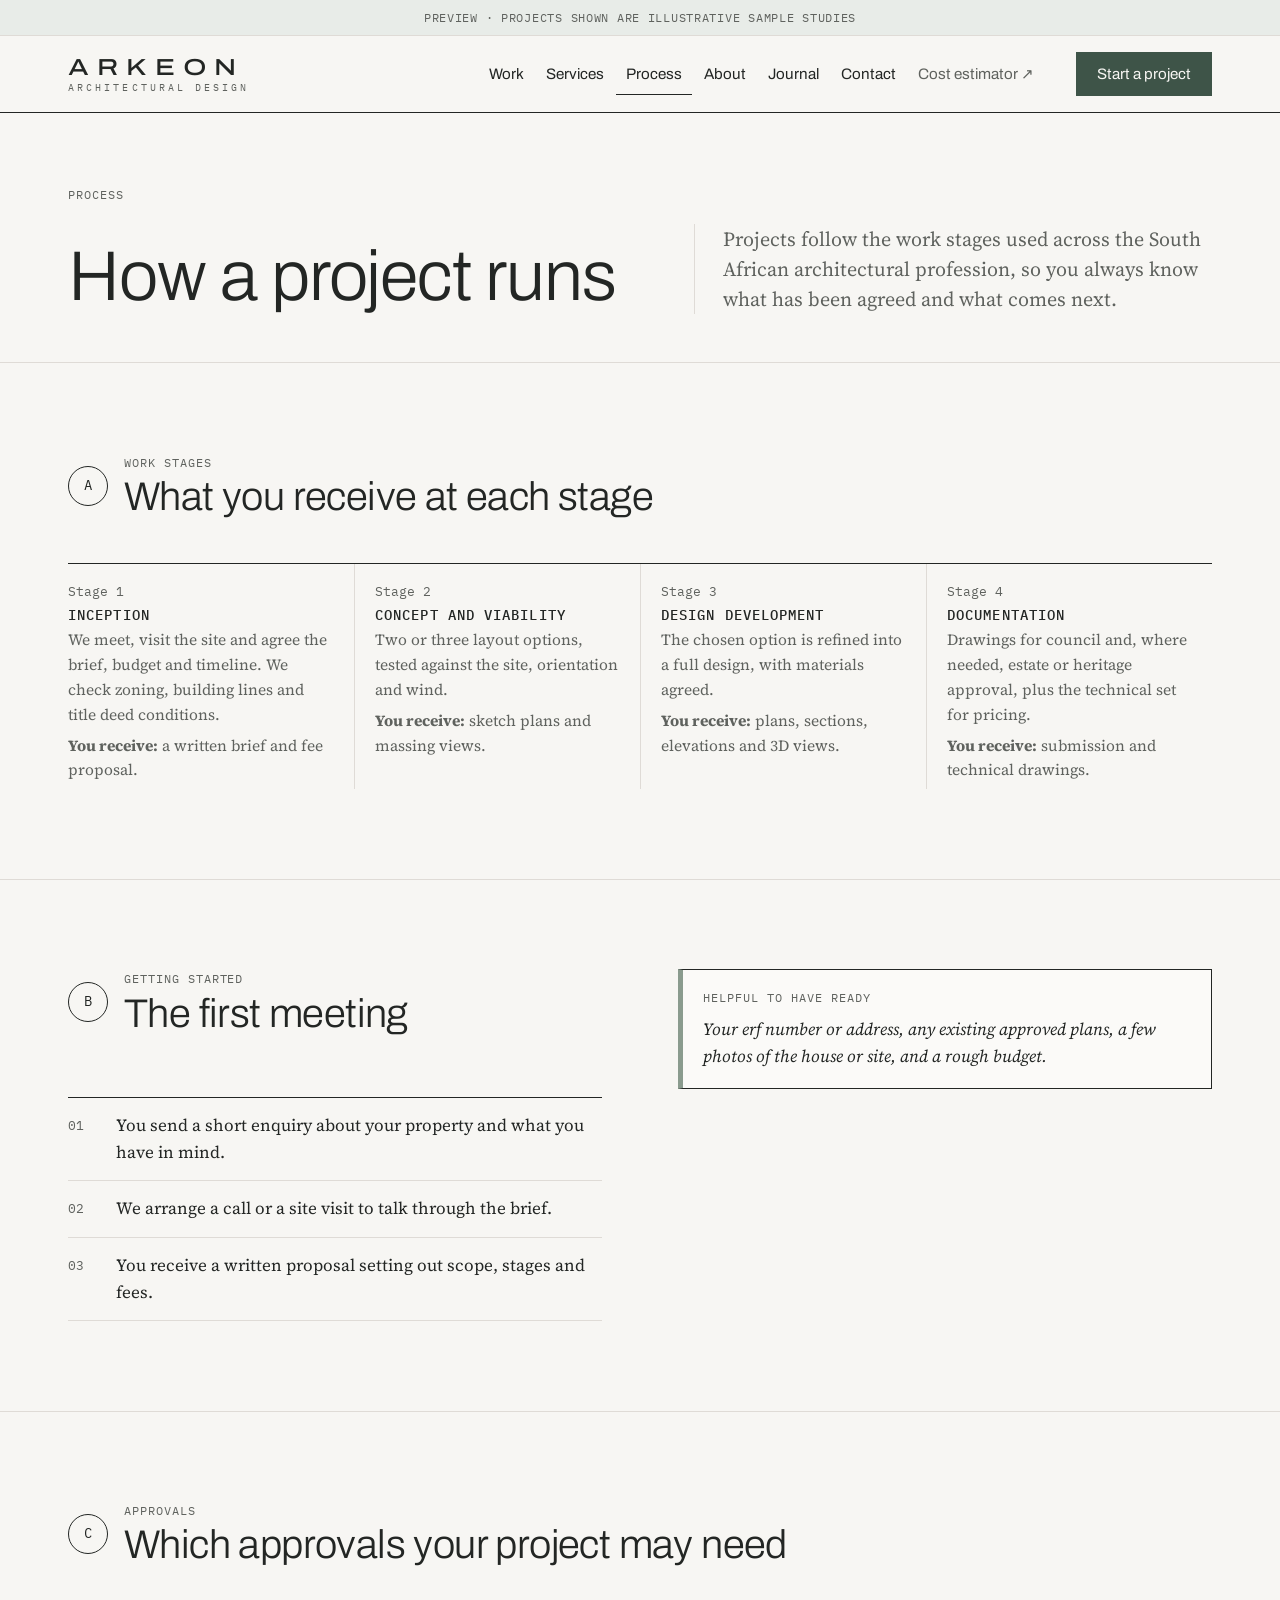
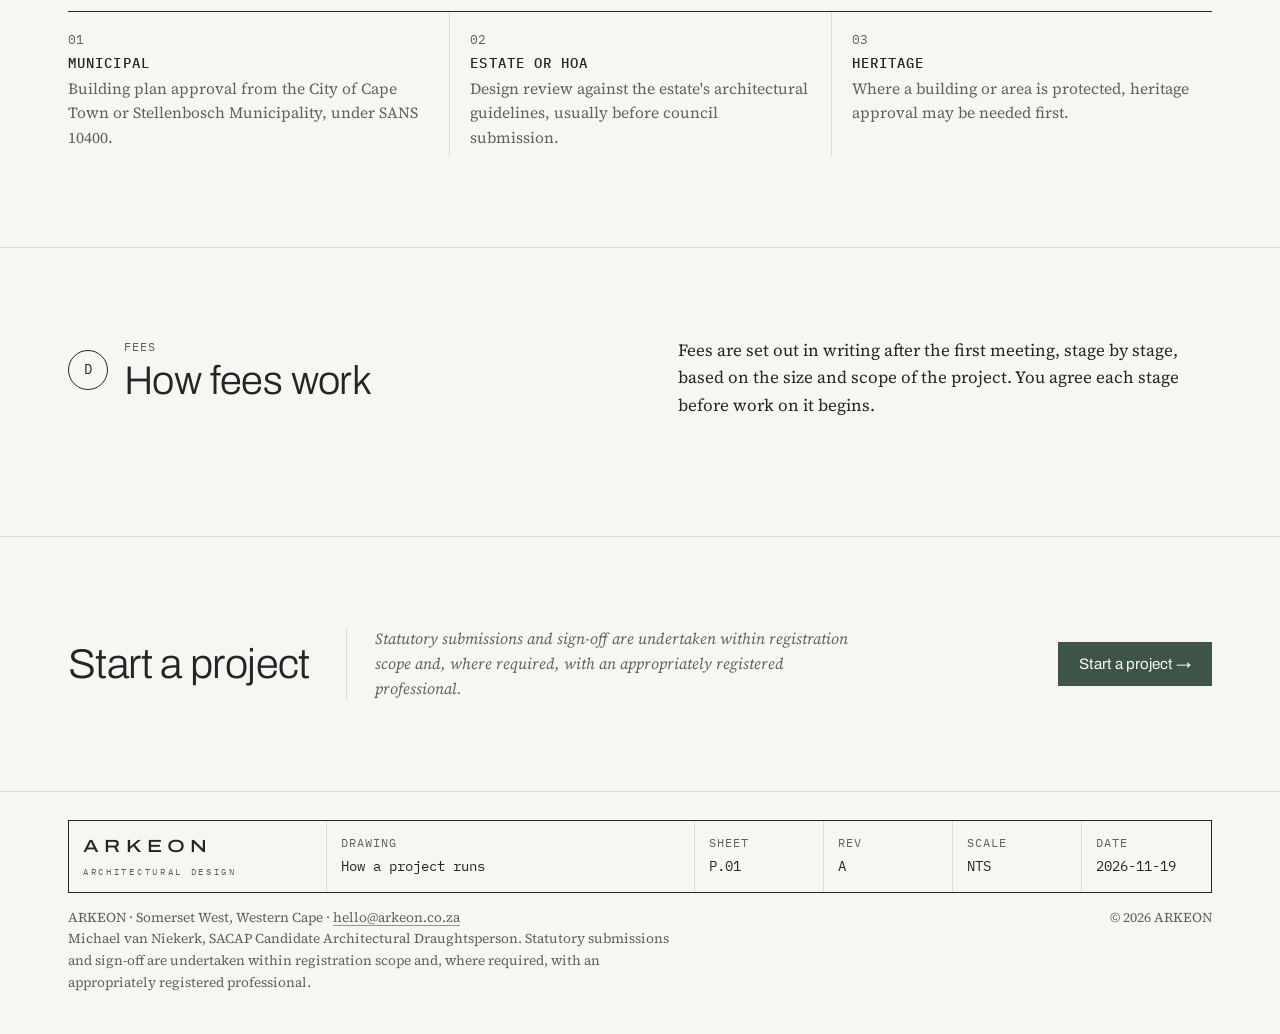
<file: process.html>
<!DOCTYPE html>
<html lang="en-ZA">
<head>
<meta charset="utf-8">
<meta name="viewport" content="width=device-width, initial-scale=1">
<title>Process · ARKEON</title>
<meta name="description" content="How an ARKEON residential design project runs, from first meeting to approved drawings.">
<link rel="preconnect" href="https://fonts.googleapis.com">
<link rel="preconnect" href="https://fonts.gstatic.com" crossorigin>
<link href="https://fonts.googleapis.com/css2?family=Archivo:wdth,wght@100..125,300..600&family=IBM+Plex+Mono:wght@400;500&family=Source+Serif+4:ital,opsz,wght@0,8..60,400;0,8..60,500;1,8..60,400&display=swap" rel="stylesheet">
<link rel="stylesheet" href="style.css">
</head>
<body>
<div class="preview-note">Preview · projects shown are illustrative sample studies</div><header class="site-header">
  <div class="wrap">
    <a class="wordmark" href="index.html" aria-label="ARKEON Architectural Design, home"><b>ARKEON</b><span>Architectural design</span></a>
    <button class="nav-toggle" type="button" aria-expanded="false" aria-controls="site-nav" aria-label="Open menu"><span></span><span></span><span></span></button>
    <nav class="nav" id="site-nav" aria-label="Main"><a href="work.html">Work</a><a href="services.html">Services</a><a href="process.html" aria-current="page">Process</a><a href="about.html">About</a><a href="journal.html">Journal</a><a href="contact.html">Contact</a><a class="nav-ext" data-estimator href="https://estimate.arkeon.co.za">Cost estimator ↗</a><a class="nav-cta btn solid" href="contact.html">Start a project</a></nav>
    <a class="btn solid header-cta" href="contact.html">Start a project</a>
  </div>
</header>
<main>
<section class="page-head"><div class="wrap"><span class="label">Process</span><h1>How a project runs</h1><p class="lede">Projects follow the work stages used across the South African architectural profession, so you always know what has been agreed and what comes next.</p></div></section>
<section class="section" aria-labelledby="stages-h"><div class="wrap">
  <div class="section-head"><span class="bubble" aria-hidden="true">A</span><span class="label">Work stages</span><h2 id="stages-h">What you receive at each stage</h2></div>
  <div class="cols4">
    <div><span class="num">Stage 1</span><h3>Inception</h3><p>We meet, visit the site and agree the brief, budget and timeline. We check zoning, building lines and title deed conditions.</p><p><b>You receive:</b> a written brief and fee proposal.</p></div>
    <div><span class="num">Stage 2</span><h3>Concept and viability</h3><p>Two or three layout options, tested against the site, orientation and wind.</p><p><b>You receive:</b> sketch plans and massing views.</p></div>
    <div><span class="num">Stage 3</span><h3>Design development</h3><p>The chosen option is refined into a full design, with materials agreed.</p><p><b>You receive:</b> plans, sections, elevations and 3D views.</p></div>
    <div><span class="num">Stage 4</span><h3>Documentation</h3><p>Drawings for council and, where needed, estate or heritage approval, plus the technical set for pricing.</p><p><b>You receive:</b> submission and technical drawings.</p></div>
  </div>
</div></section>

<section class="section" aria-labelledby="start-h"><div class="wrap split">
  <div class="stack">
    <div class="section-head"><span class="bubble" aria-hidden="true">B</span><span class="label">Getting started</span><h2 id="start-h">The first meeting</h2></div>
    <ol class="steps">
      <li>You send a short enquiry about your property and what you have in mind.</li>
      <li>We arrange a call or a site visit to talk through the brief.</li>
      <li>You receive a written proposal setting out scope, stages and fees.</li>
    </ol>
  </div>
  <div class="note"><span class="label">Helpful to have ready</span><p>Your erf number or address, any existing approved plans, a few photos of the house or site, and a rough budget.</p></div>
</div></section>

<section class="section" aria-labelledby="appr-h"><div class="wrap">
  <div class="section-head"><span class="bubble" aria-hidden="true">C</span><span class="label">Approvals</span><h2 id="appr-h">Which approvals your project may need</h2></div>
  <div class="cols4">
    <div><span class="num">01</span><h3>Municipal</h3><p>Building plan approval from the City of Cape Town or Stellenbosch Municipality, under SANS 10400.</p></div>
    <div><span class="num">02</span><h3>Estate or HOA</h3><p>Design review against the estate's architectural guidelines, usually before council submission.</p></div>
    <div><span class="num">03</span><h3>Heritage</h3><p>Where a building or area is protected, heritage approval may be needed first.</p></div>
  </div>
</div></section>

<section class="section" aria-labelledby="fees-h"><div class="wrap split">
  <div class="section-head"><span class="bubble" aria-hidden="true">D</span><span class="label">Fees</span><h2 id="fees-h">How fees work</h2></div>
  <div class="stack"><p>Fees are set out in writing after the first meeting, stage by stage, based on the size and scope of the project. You agree each stage before work on it begins.</p></div>
</div></section>
<section class="section cta-strip"><div class="wrap">
  <h2>Start a project</h2>
  <p>Statutory submissions and sign-off are undertaken within registration scope and, where required, with an appropriately registered professional.</p>
  <a class="btn solid" href="contact.html">Start a project →</a>
</div></section></main>
<footer class="site-footer">
  <div class="wrap">
    <div class="titleblock">
      <div class="tb-brand"><b>ARKEON</b><span>Architectural design</span></div>
      <div><span class="label">Drawing</span><span class="val">How a project runs</span></div>
      <div><span class="label">Sheet</span><span class="val">P.01</span></div>
      <div><span class="label">Rev</span><span class="val">A</span></div>
      <div><span class="label">Scale</span><span class="val">NTS</span></div>
      <div><span class="label">Date</span><span class="val">2026-11-19</span></div>
    </div>
    <div class="footer-meta">
      <p>ARKEON · Somerset West, Western Cape · <a href="mailto:hello@arkeon.co.za">hello@arkeon.co.za</a><br>Michael van Niekerk, SACAP Candidate Architectural Draughtsperson. Statutory submissions and sign-off are undertaken within registration scope and, where required, with an appropriately registered professional.</p>
      <p>© <span data-year>2026</span> ARKEON</p>
    </div>
  </div>
</footer>
<script src="site.js"></script>
</body>
</html>
</file>
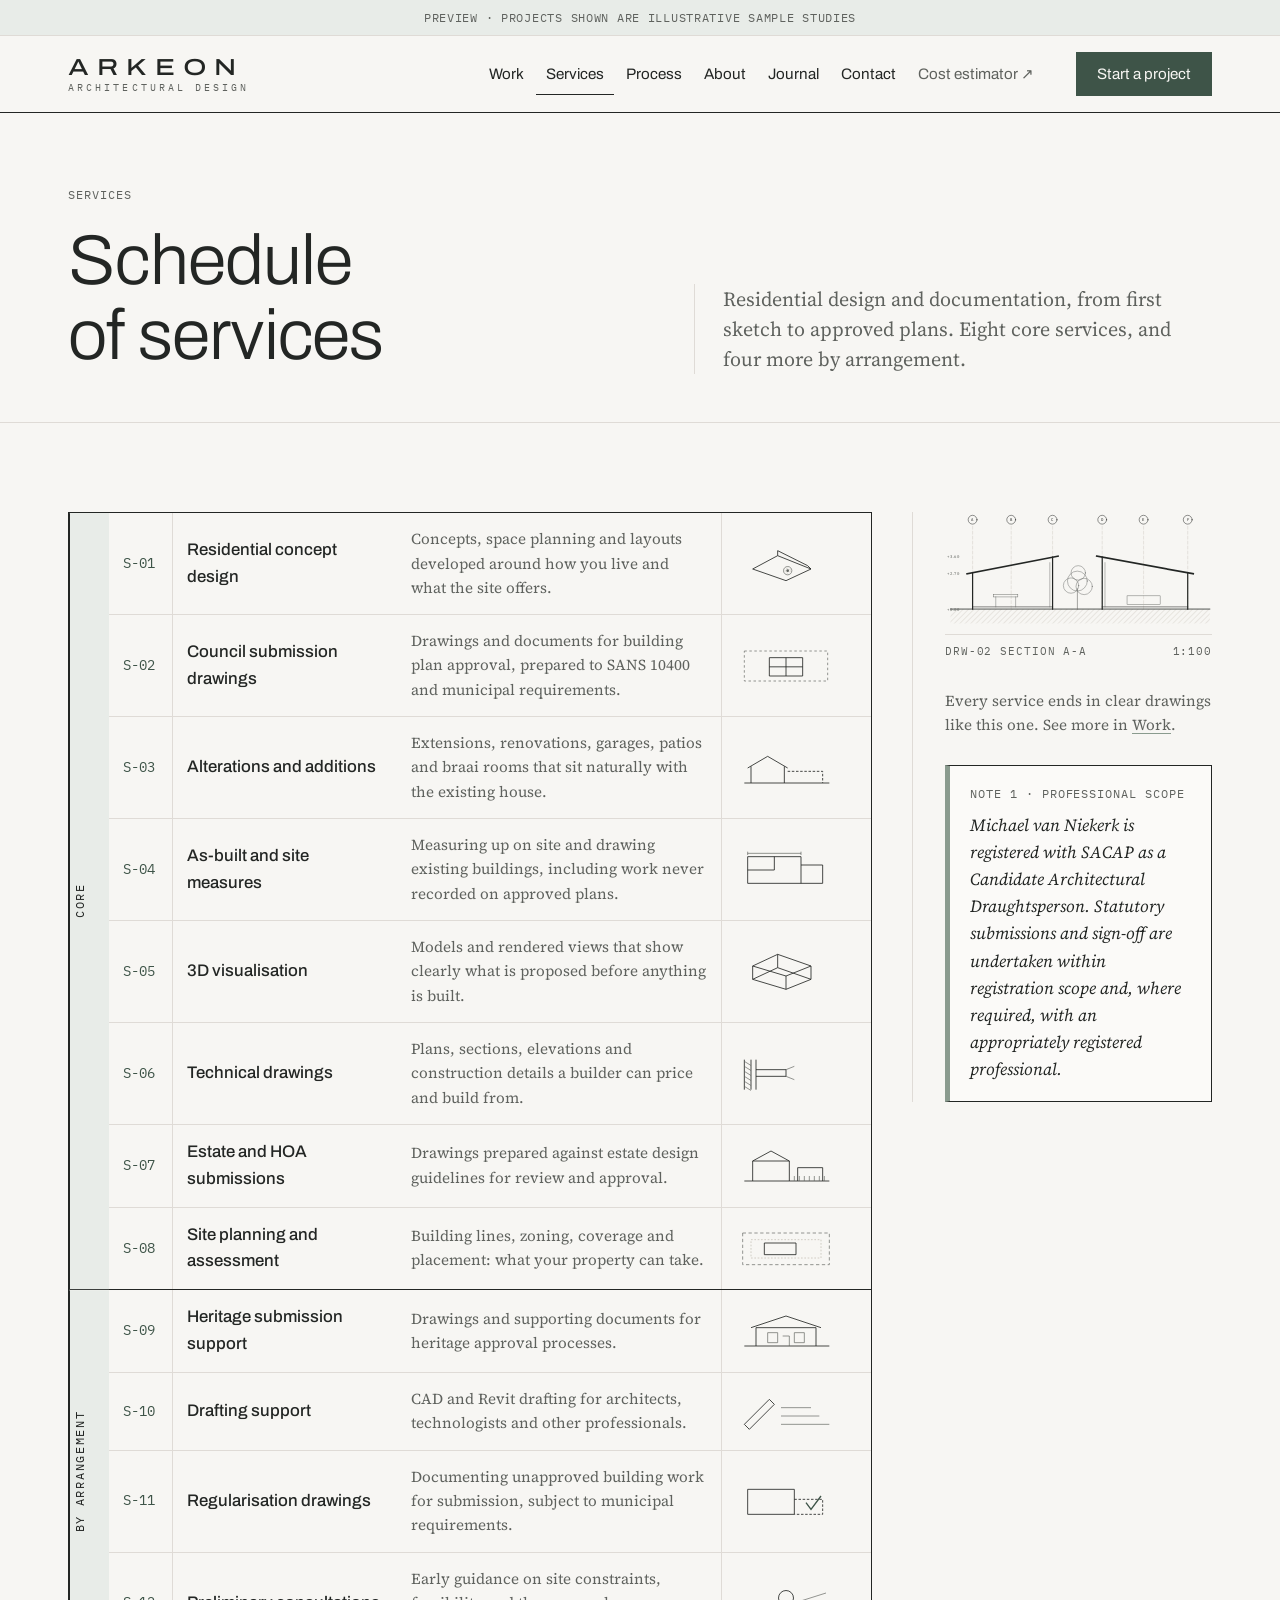
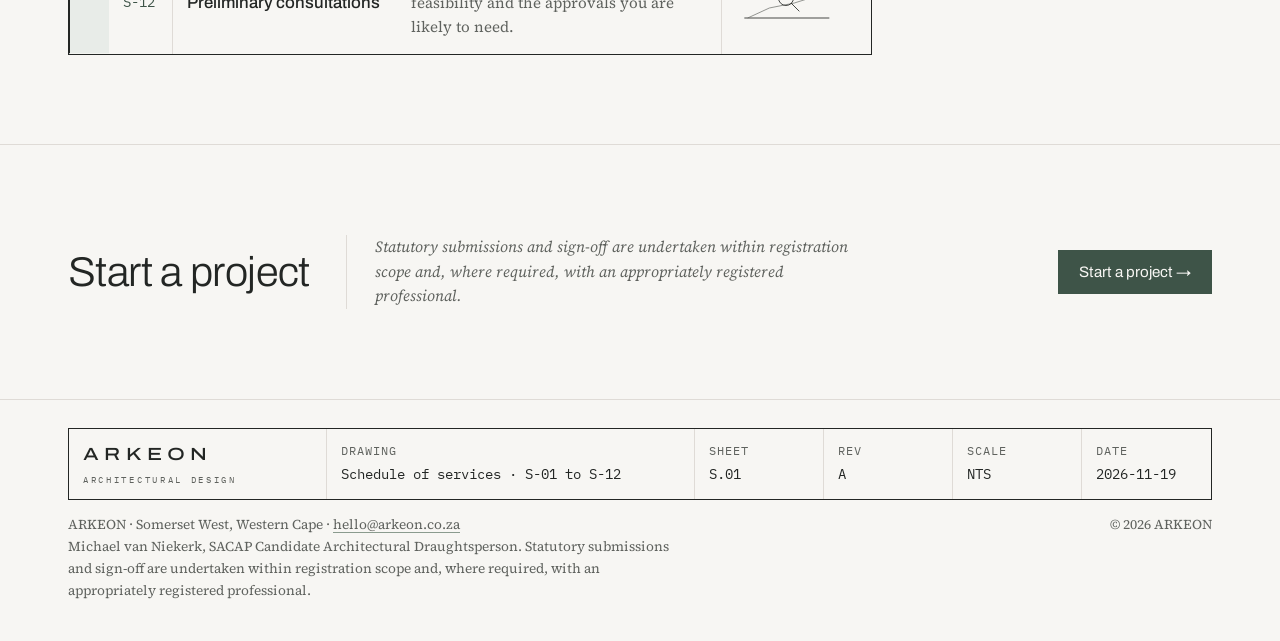
<file: services.html>
<!DOCTYPE html>
<html lang="en-ZA">
<head>
<meta charset="utf-8">
<meta name="viewport" content="width=device-width, initial-scale=1">
<title>Services · ARKEON</title>
<meta name="description" content="Residential concept design, council submission drawings, alterations and additions, as-built plans and 3D visualisation in Somerset West.">
<link rel="preconnect" href="https://fonts.googleapis.com">
<link rel="preconnect" href="https://fonts.gstatic.com" crossorigin>
<link href="https://fonts.googleapis.com/css2?family=Archivo:wdth,wght@100..125,300..600&family=IBM+Plex+Mono:wght@400;500&family=Source+Serif+4:ital,opsz,wght@0,8..60,400;0,8..60,500;1,8..60,400&display=swap" rel="stylesheet">
<link rel="stylesheet" href="style.css">
</head>
<body>
<div class="preview-note">Preview · projects shown are illustrative sample studies</div><header class="site-header">
  <div class="wrap">
    <a class="wordmark" href="index.html" aria-label="ARKEON Architectural Design, home"><b>ARKEON</b><span>Architectural design</span></a>
    <button class="nav-toggle" type="button" aria-expanded="false" aria-controls="site-nav" aria-label="Open menu"><span></span><span></span><span></span></button>
    <nav class="nav" id="site-nav" aria-label="Main"><a href="work.html">Work</a><a href="services.html" aria-current="page">Services</a><a href="process.html">Process</a><a href="about.html">About</a><a href="journal.html">Journal</a><a href="contact.html">Contact</a><a class="nav-ext" data-estimator href="https://estimate.arkeon.co.za">Cost estimator ↗</a><a class="nav-cta btn solid" href="contact.html">Start a project</a></nav>
    <a class="btn solid header-cta" href="contact.html">Start a project</a>
  </div>
</header>
<main>
<section class="page-head"><div class="wrap"><span class="label">Services</span><h1>Schedule of services</h1><p class="lede">Residential design and documentation, from first sketch to approved plans. Eight core services, and four more by arrangement.</p></div></section>
<section class="section"><div class="wrap schedule-layout">
  <div class="schedule" role="list">
    <div class="schedule-group"><span class="group-tag">Core</span><div><div class="svc"><span class="code">S-01</span><span class="name">Residential concept design</span><span class="desc">Concepts, space planning and layouts developed around how you live and what the site offers.</span><span class="sample"><svg viewBox='0 0 120 48' role='img' aria-label='Drawing sample thumbnail' fill='none' xmlns='http://www.w3.org/2000/svg'><path d='M20 30L50 14L90 30L60 44Z' stroke='currentColor' stroke-width='1'/><path d='M50 14V8L86 26L90 30' stroke='currentColor' stroke-width='1'/><circle cx='62' cy='32' r='5' fill='none' stroke='var(--graphite)' stroke-width='0.8'/><circle cx='62' cy='32' r='3.0' fill='none' stroke='var(--stone)' stroke-width='0.7' stroke-dasharray='2 2'/><circle cx='62' cy='32' r='1.6' fill='var(--graphite)'/></svg></span></div><div class="svc"><span class="code">S-02</span><span class="name">Council submission drawings</span><span class="desc">Drawings and documents for building plan approval, prepared to SANS 10400 and municipal requirements.</span><span class="sample"><svg viewBox='0 0 120 48' role='img' aria-label='Drawing sample thumbnail' fill='none' xmlns='http://www.w3.org/2000/svg'><rect x='10' y='6' width='100' height='36' stroke='var(--graphite)' stroke-width='0.8' stroke-dasharray='3 3'/><path d='M40 14H80V36H40ZM60 14V36M40 25H80' stroke='currentColor' stroke-width='1'/></svg></span></div><div class="svc"><span class="code">S-03</span><span class="name">Alterations and additions</span><span class="desc">Extensions, renovations, garages, patios and braai rooms that sit naturally with the existing house.</span><span class="sample"><svg viewBox='0 0 120 48' role='img' aria-label='Drawing sample thumbnail' fill='none' xmlns='http://www.w3.org/2000/svg'><path d='M10 42H112M14 24L38 10L62 24M18 22V42M58 22V42' stroke='currentColor' stroke-width='1'/><path d='M62 28H104V42' stroke='currentColor' stroke-width='1' stroke-dasharray='3 2'/></svg></span></div><div class="svc"><span class="code">S-04</span><span class="name">As-built and site measures</span><span class="desc">Measuring up on site and drawing existing buildings, including work never recorded on approved plans.</span><span class="sample"><svg viewBox='0 0 120 48' role='img' aria-label='Drawing sample thumbnail' fill='none' xmlns='http://www.w3.org/2000/svg'><path d='M14 8H78V40H14ZM46 8V24H14M78 18H104V40H78' stroke='currentColor' stroke-width='1'/><path d='M14 4H78M14 2V6M78 2V6' stroke='var(--graphite)' stroke-width='0.8'/></svg></span></div><div class="svc"><span class="code">S-05</span><span class="name">3D visualisation</span><span class="desc">Models and rendered views that show clearly what is proposed before anything is built.</span><span class="sample"><svg viewBox='0 0 120 48' role='img' aria-label='Drawing sample thumbnail' fill='none' xmlns='http://www.w3.org/2000/svg'><path d='M20 34L50 20L90 34L60 46Z' stroke='currentColor' stroke-width='1'/><path d='M20 34V18L50 4L90 18V34M50 4V20M60 46V30L90 18M60 30L20 18' stroke='currentColor' stroke-width='1'/></svg></span></div><div class="svc"><span class="code">S-06</span><span class="name">Technical drawings</span><span class="desc">Plans, sections, elevations and construction details a builder can price and build from.</span><span class="sample"><svg viewBox='0 0 120 48' role='img' aria-label='Drawing sample thumbnail' fill='none' xmlns='http://www.w3.org/2000/svg'><path d='M10 8V44M18 8V44M24 8V44' stroke='currentColor' stroke-width='1'/><path d='M24 20H60V28H24' stroke='currentColor' stroke-width='1'/><path d='M60 20L70 16M60 28L70 32' stroke='var(--graphite)' stroke-width='0.8'/><path d='M10 10L18 15' stroke='var(--graphite)' stroke-width='0.8'/><path d='M10 16L18 21' stroke='var(--graphite)' stroke-width='0.8'/><path d='M10 22L18 27' stroke='var(--graphite)' stroke-width='0.8'/><path d='M10 28L18 33' stroke='var(--graphite)' stroke-width='0.8'/><path d='M10 34L18 39' stroke='var(--graphite)' stroke-width='0.8'/><path d='M10 40L18 45' stroke='var(--graphite)' stroke-width='0.8'/></svg></span></div><div class="svc"><span class="code">S-07</span><span class="name">Estate and HOA submissions</span><span class="desc">Drawings prepared against estate design guidelines for review and approval.</span><span class="sample"><svg viewBox='0 0 120 48' role='img' aria-label='Drawing sample thumbnail' fill='none' xmlns='http://www.w3.org/2000/svg'><path d='M10 42H112M20 42V18H64V42M20 18L42 6L64 18M74 42V26H104V42' stroke='currentColor' stroke-width='1'/><path d='M70 42V36' stroke='var(--graphite)' stroke-width='0.8'/><path d='M76 42V36' stroke='var(--graphite)' stroke-width='0.8'/><path d='M82 42V36' stroke='var(--graphite)' stroke-width='0.8'/><path d='M88 42V36' stroke='var(--graphite)' stroke-width='0.8'/><path d='M94 42V36' stroke='var(--graphite)' stroke-width='0.8'/><path d='M100 42V36' stroke='var(--graphite)' stroke-width='0.8'/><path d='M106 42V36' stroke='var(--graphite)' stroke-width='0.8'/></svg></span></div><div class="svc"><span class="code">S-08</span><span class="name">Site planning and assessment</span><span class="desc">Building lines, zoning, coverage and placement: what your property can take.</span><span class="sample"><svg viewBox='0 0 120 48' role='img' aria-label='Drawing sample thumbnail' fill='none' xmlns='http://www.w3.org/2000/svg'><path d='M8 6H112V44H8Z' stroke='var(--graphite)' stroke-width='0.8' stroke-dasharray='4 3'/><path d='M18 14H102V36H18Z' stroke='var(--stone)' stroke-width='0.8' stroke-dasharray='2 2'/><path d='M34 18H72V32H34Z' stroke='currentColor' stroke-width='1'/></svg></span></div></div></div>
    <div class="schedule-group"><span class="group-tag">By arrangement</span><div><div class="svc"><span class="code">S-09</span><span class="name">Heritage submission support</span><span class="desc">Drawings and supporting documents for heritage approval processes.</span><span class="sample"><svg viewBox='0 0 120 48' role='img' aria-label='Drawing sample thumbnail' fill='none' xmlns='http://www.w3.org/2000/svg'><path d='M10 42H112M24 42V20H96V42M18 20L60 6L102 20' stroke='currentColor' stroke-width='1'/><path d='M38 26H50V38H38ZM70 26H82V38H70ZM56 30H64V42' stroke='var(--graphite)' stroke-width='0.8'/></svg></span></div><div class="svc"><span class="code">S-10</span><span class="name">Drafting support</span><span class="desc">CAD and Revit drafting for architects, technologists and other professionals.</span><span class="sample"><svg viewBox='0 0 120 48' role='img' aria-label='Drawing sample thumbnail' fill='none' xmlns='http://www.w3.org/2000/svg'><path d='M10 40L40 10L46 16L16 46Z' stroke='currentColor' stroke-width='1'/><path d='M54 40H112M54 30H100M54 20H90' stroke='var(--graphite)' stroke-width='0.8'/></svg></span></div><div class="svc"><span class="code">S-11</span><span class="name">Regularisation drawings</span><span class="desc">Documenting unapproved building work for submission, subject to municipal requirements.</span><span class="sample"><svg viewBox='0 0 120 48' role='img' aria-label='Drawing sample thumbnail' fill='none' xmlns='http://www.w3.org/2000/svg'><path d='M14 10H70V40H14Z' stroke='currentColor' stroke-width='1'/><path d='M70 22H104V40H70' stroke='currentColor' stroke-width='1' stroke-dasharray='3 2'/><path d='M84 26L90 34L102 18' stroke='var(--green)' stroke-width='1.6'/></svg></span></div><div class="svc"><span class="code">S-12</span><span class="name">Preliminary consultations</span><span class="desc">Early guidance on site constraints, feasibility and the approvals you are likely to need.</span><span class="sample"><svg viewBox='0 0 120 48' role='img' aria-label='Drawing sample thumbnail' fill='none' xmlns='http://www.w3.org/2000/svg'><path d='M10 42H112' stroke='currentColor' stroke-width='1'/><path d='M14 42L40 30L70 24L108 12' stroke='var(--graphite)' stroke-width='0.8'/><circle cx='60' cy='18' r='9' stroke='currentColor' stroke-width='1'/><path d='M66 24L76 34' stroke='currentColor' stroke-width='1'/></svg></span></div></div></div>
  </div>
  <aside class="aside-detail" aria-label="Drawing sample and scope note">
    <figure class="dwg"><svg viewBox='0 0 484 206' role='img' aria-label='Section A-A, courtyard study' fill='none' stroke-linecap='square' xmlns='http://www.w3.org/2000/svg'><defs><pattern id='h-svc' width='7' height='7' patternUnits='userSpaceOnUse' patternTransform='rotate(45)'><line x1='0' y1='0' x2='0' y2='7' stroke='var(--stone)' stroke-width='1'/></pattern></defs><line x1='50' y1='26' x2='50' y2='176' stroke='var(--stone)' stroke-width='0.6' stroke-dasharray='5 4'/><circle cx='50' cy='14' r='8' fill='none' stroke='currentColor' stroke-width='0.9'/><text x='50' y='17' font-family='IBM Plex Mono, monospace' font-size='8' letter-spacing='0.6' fill='currentColor' text-anchor='middle'>A</text><line x1='120' y1='26' x2='120' y2='176' stroke='var(--stone)' stroke-width='0.6' stroke-dasharray='5 4'/><circle cx='120' cy='14' r='8' fill='none' stroke='currentColor' stroke-width='0.9'/><text x='120' y='17' font-family='IBM Plex Mono, monospace' font-size='8' letter-spacing='0.6' fill='currentColor' text-anchor='middle'>B</text><line x1='195' y1='26' x2='195' y2='176' stroke='var(--stone)' stroke-width='0.6' stroke-dasharray='5 4'/><circle cx='195' cy='14' r='8' fill='none' stroke='currentColor' stroke-width='0.9'/><text x='195' y='17' font-family='IBM Plex Mono, monospace' font-size='8' letter-spacing='0.6' fill='currentColor' text-anchor='middle'>C</text><line x1='285' y1='26' x2='285' y2='176' stroke='var(--stone)' stroke-width='0.6' stroke-dasharray='5 4'/><circle cx='285' cy='14' r='8' fill='none' stroke='currentColor' stroke-width='0.9'/><text x='285' y='17' font-family='IBM Plex Mono, monospace' font-size='8' letter-spacing='0.6' fill='currentColor' text-anchor='middle'>D</text><line x1='360' y1='26' x2='360' y2='176' stroke='var(--stone)' stroke-width='0.6' stroke-dasharray='5 4'/><circle cx='360' cy='14' r='8' fill='none' stroke='currentColor' stroke-width='0.9'/><text x='360' y='17' font-family='IBM Plex Mono, monospace' font-size='8' letter-spacing='0.6' fill='currentColor' text-anchor='middle'>E</text><line x1='440' y1='26' x2='440' y2='176' stroke='var(--stone)' stroke-width='0.6' stroke-dasharray='5 4'/><circle cx='440' cy='14' r='8' fill='none' stroke='currentColor' stroke-width='0.9'/><text x='440' y='17' font-family='IBM Plex Mono, monospace' font-size='8' letter-spacing='0.6' fill='currentColor' text-anchor='middle'>F</text><rect x='10' y='176' width='470' height='26' fill='url(#h-svc)'/><line x1='10' y1='176' x2='480' y2='176' stroke='currentColor' stroke-width='1.4'/><path d='M40 112L205 80' stroke='currentColor' stroke-width='3'/><path d='M50 110V176M195 82V176' stroke='currentColor' stroke-width='2.2'/><path d='M275 80L450 112' stroke='currentColor' stroke-width='3'/><path d='M285 82V176M440 110V176' stroke='currentColor' stroke-width='2.2'/><path d='M50 172H195M285 172H440' stroke='currentColor' stroke-width='1'/><path d='M190 92V172M290 92V172' stroke='var(--graphite)' stroke-width='0.8'/><rect x='88' y='150' width='44' height='4' stroke='var(--graphite)' stroke-width='0.8'/><path d='M92 154V172M128 154V172' stroke='var(--graphite)' stroke-width='0.8'/><rect x='330' y='152' width='60' height='16' stroke='var(--graphite)' stroke-width='0.8'/><line x1='240' y1='176' x2='240' y2='139.1' stroke='var(--graphite)' stroke-width='1'/><circle cx='240.0' cy='125.2' r='18.0' fill='none' stroke='var(--graphite)' stroke-width='0.8'/><circle cx='228.5' cy='133.4' r='13.9' fill='none' stroke='var(--graphite)' stroke-width='0.8'/><circle cx='252.3' cy='135.0' r='14.8' fill='none' stroke='var(--graphite)' stroke-width='0.8'/><circle cx='241.6' cy='110.4' r='13.1' fill='none' stroke='var(--graphite)' stroke-width='0.8'/><text x='4' y='179' font-family='IBM Plex Mono, monospace' font-size='8' letter-spacing='0.6' fill='var(--graphite)' text-anchor='start'>+0.00</text><text x='4' y='115' font-family='IBM Plex Mono, monospace' font-size='8' letter-spacing='0.6' fill='var(--graphite)' text-anchor='start'>+2.70</text><text x='4' y='83' font-family='IBM Plex Mono, monospace' font-size='8' letter-spacing='0.6' fill='var(--graphite)' text-anchor='start'>+3.60</text></svg><figcaption><span>DRW-02 Section A-A</span><span>1:100</span></figcaption></figure>
    <p class="muted" style="font-size:0.95rem">Every service ends in clear drawings like this one. See more in <a href="work.html">Work</a>.</p>
    <div class="note"><span class="label">Note 1 · Professional scope</span><p>Michael van Niekerk is registered with SACAP as a Candidate Architectural Draughtsperson. Statutory submissions and sign-off are undertaken within registration scope and, where required, with an appropriately registered professional.</p></div>
  </aside>
</div></section>
<section class="section cta-strip"><div class="wrap">
  <h2>Start a project</h2>
  <p>Statutory submissions and sign-off are undertaken within registration scope and, where required, with an appropriately registered professional.</p>
  <a class="btn solid" href="contact.html">Start a project →</a>
</div></section></main>
<footer class="site-footer">
  <div class="wrap">
    <div class="titleblock">
      <div class="tb-brand"><b>ARKEON</b><span>Architectural design</span></div>
      <div><span class="label">Drawing</span><span class="val">Schedule of services · S-01 to S-12</span></div>
      <div><span class="label">Sheet</span><span class="val">S.01</span></div>
      <div><span class="label">Rev</span><span class="val">A</span></div>
      <div><span class="label">Scale</span><span class="val">NTS</span></div>
      <div><span class="label">Date</span><span class="val">2026-11-19</span></div>
    </div>
    <div class="footer-meta">
      <p>ARKEON · Somerset West, Western Cape · <a href="mailto:hello@arkeon.co.za">hello@arkeon.co.za</a><br>Michael van Niekerk, SACAP Candidate Architectural Draughtsperson. Statutory submissions and sign-off are undertaken within registration scope and, where required, with an appropriately registered professional.</p>
      <p>© <span data-year>2026</span> ARKEON</p>
    </div>
  </div>
</footer>
<script src="site.js"></script>
</body>
</html>
</file>
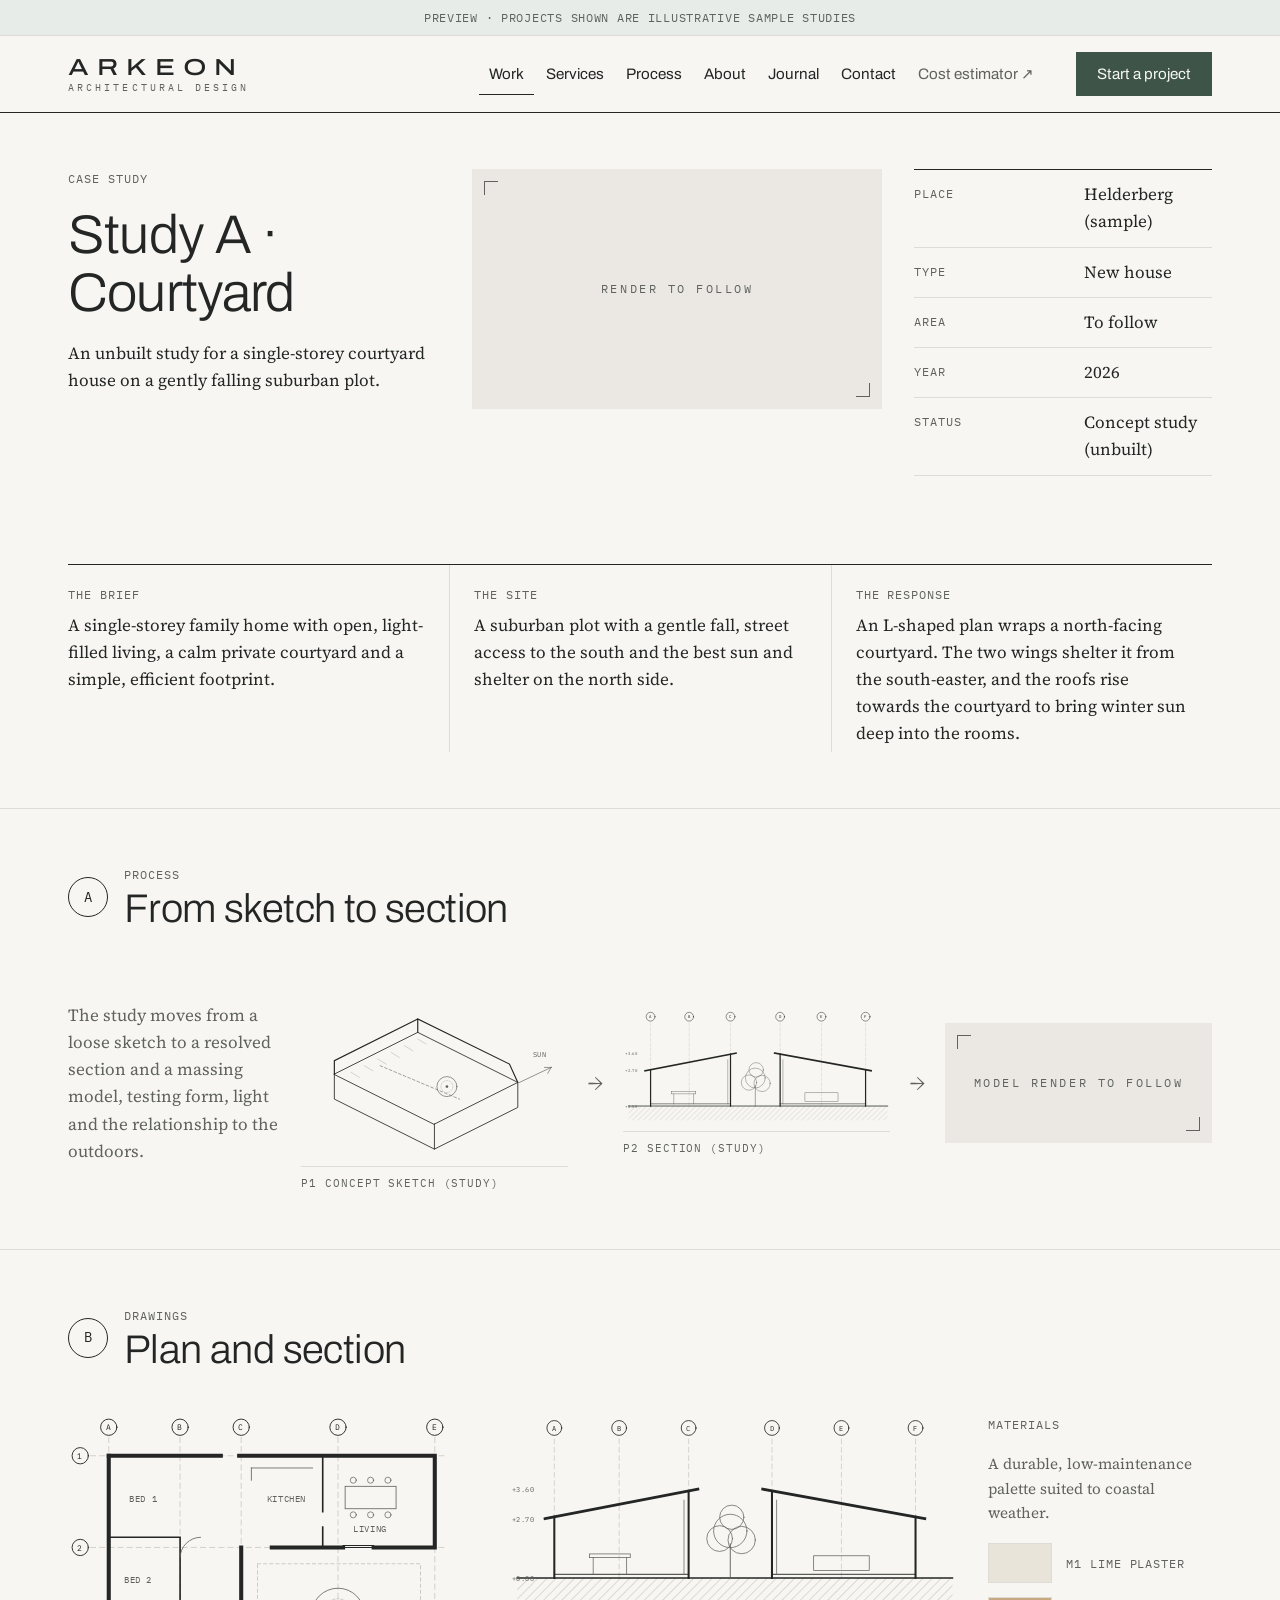
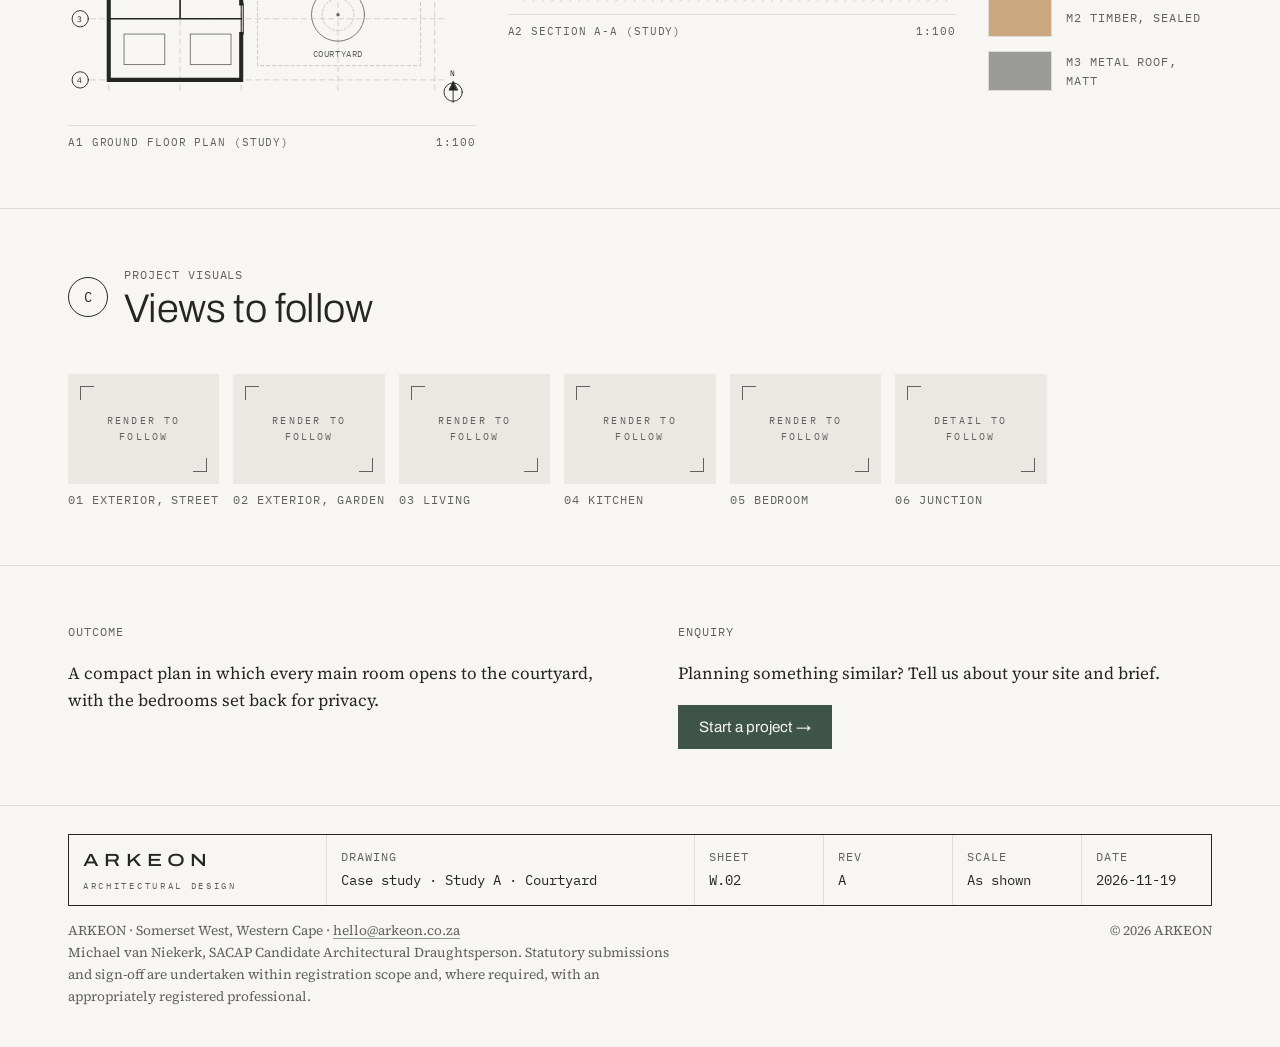
<file: study-a.html>
<!DOCTYPE html>
<html lang="en-ZA">
<head>
<meta charset="utf-8">
<meta name="viewport" content="width=device-width, initial-scale=1">
<title>Study A · Courtyard · ARKEON</title>
<meta name="description" content="An unbuilt study for a single-storey courtyard house on a gently falling suburban plot.">
<link rel="preconnect" href="https://fonts.googleapis.com">
<link rel="preconnect" href="https://fonts.gstatic.com" crossorigin>
<link href="https://fonts.googleapis.com/css2?family=Archivo:wdth,wght@100..125,300..600&family=IBM+Plex+Mono:wght@400;500&family=Source+Serif+4:ital,opsz,wght@0,8..60,400;0,8..60,500;1,8..60,400&display=swap" rel="stylesheet">
<link rel="stylesheet" href="style.css">
</head>
<body>
<div class="preview-note">Preview · projects shown are illustrative sample studies</div><header class="site-header">
  <div class="wrap">
    <a class="wordmark" href="index.html" aria-label="ARKEON Architectural Design, home"><b>ARKEON</b><span>Architectural design</span></a>
    <button class="nav-toggle" type="button" aria-expanded="false" aria-controls="site-nav" aria-label="Open menu"><span></span><span></span><span></span></button>
    <nav class="nav" id="site-nav" aria-label="Main"><a href="work.html" aria-current="page">Work</a><a href="services.html">Services</a><a href="process.html">Process</a><a href="about.html">About</a><a href="journal.html">Journal</a><a href="contact.html">Contact</a><a class="nav-ext" data-estimator href="https://estimate.arkeon.co.za">Cost estimator ↗</a><a class="nav-cta btn solid" href="contact.html">Start a project</a></nav>
    <a class="btn solid header-cta" href="contact.html">Start a project</a>
  </div>
</header>
<main>
<section><div class="wrap cs-top">
  <div class="stack"><span class="label">Case study</span><h1 style="font-size:clamp(2.2rem,4.4vw,3.4rem)">Study A&nbsp;·<br>Courtyard</h1><p>An unbuilt study for a single-storey courtyard house on a gently falling suburban plot.</p></div>
  <div class="ph" style="min-height:240px">Render to follow</div>
  <dl class="facts">
    <div><dt>Place</dt><dd>Helderberg (sample)</dd></div>
    <div><dt>Type</dt><dd>New house</dd></div>
    <div><dt>Area</dt><dd>To follow</dd></div>
    <div><dt>Year</dt><dd>2026</dd></div>
    <div><dt>Status</dt><dd>Concept study (unbuilt)</dd></div>
  </dl>
</div></section>

<section class="section tight"><div class="wrap">
  <div class="three">
    <div><span class="label">The brief</span><p>A single-storey family home with open, light-filled living, a calm private courtyard and a simple, efficient footprint.</p></div>
    <div><span class="label">The site</span><p>A suburban plot with a gentle fall, street access to the south and the best sun and shelter on the north side.</p></div>
    <div><span class="label">The response</span><p>An L-shaped plan wraps a north-facing courtyard. The two wings shelter it from the south-easter, and the roofs rise towards the courtyard to bring winter sun deep into the rooms.</p></div>
  </div>
</div></section>

<section class="section tight" aria-labelledby="proc-h"><div class="wrap">
  <div class="section-head"><span class="bubble" aria-hidden="true">A</span><span class="label">Process</span><h2 id="proc-h">From sketch to section</h2></div>
  <div class="process-strip">
    <p class="muted">The study moves from a loose sketch to a resolved section and a massing model, testing form, light and the relationship to the outdoors.</p>
    <figure class="dwg"><svg viewBox='0 0 320 220' role='img' aria-label='Concept sketch, courtyard study' fill='none' stroke-linecap='square' xmlns='http://www.w3.org/2000/svg'><path d='M40 120L140 70L260 130L160 180Z' stroke='currentColor' stroke-width='1'/><path d='M40 120V150L160 210V180M160 210L260 160V130' stroke='currentColor' stroke-width='1'/><path d='M140 70L140 54L250 108L260 130M140 54L40 104L40 120' stroke='currentColor' stroke-width='1.4'/><path d='M95 110L190 150' stroke='var(--graphite)' stroke-width='0.7' stroke-dasharray='3 3'/><path d='M60 118L70 124' stroke='var(--stone)' stroke-width='0.7'/><path d='M76 110L86 116' stroke='var(--stone)' stroke-width='0.7'/><path d='M92 102L102 108' stroke='var(--stone)' stroke-width='0.7'/><path d='M108 94L118 100' stroke='var(--stone)' stroke-width='0.7'/><path d='M124 86L134 92' stroke='var(--stone)' stroke-width='0.7'/><path d='M140 78L150 84' stroke='var(--stone)' stroke-width='0.7'/><circle cx='175' cy='135' r='12' fill='none' stroke='var(--graphite)' stroke-width='0.8'/><circle cx='175' cy='135' r='7.2' fill='none' stroke='var(--stone)' stroke-width='0.7' stroke-dasharray='2 2'/><circle cx='175' cy='135' r='1.6' fill='var(--graphite)'/><path d='M262 130L300 112M300 112L292 112M300 112L296 119' stroke='var(--graphite)' stroke-width='0.8'/><text x='278' y='100' font-family='IBM Plex Mono, monospace' font-size='8' letter-spacing='0.6' fill='var(--graphite)' text-anchor='start'>SUN</text></svg><figcaption><span>P1 Concept sketch (study)</span><span></span></figcaption></figure><span class="arrow" aria-hidden="true">→</span>
    <figure class="dwg"><svg viewBox='0 0 484 206' role='img' aria-label='Section A-A, courtyard study' fill='none' stroke-linecap='square' xmlns='http://www.w3.org/2000/svg'><defs><pattern id='h-s2' width='7' height='7' patternUnits='userSpaceOnUse' patternTransform='rotate(45)'><line x1='0' y1='0' x2='0' y2='7' stroke='var(--stone)' stroke-width='1'/></pattern></defs><line x1='50' y1='26' x2='50' y2='176' stroke='var(--stone)' stroke-width='0.6' stroke-dasharray='5 4'/><circle cx='50' cy='14' r='8' fill='none' stroke='currentColor' stroke-width='0.9'/><text x='50' y='17' font-family='IBM Plex Mono, monospace' font-size='8' letter-spacing='0.6' fill='currentColor' text-anchor='middle'>A</text><line x1='120' y1='26' x2='120' y2='176' stroke='var(--stone)' stroke-width='0.6' stroke-dasharray='5 4'/><circle cx='120' cy='14' r='8' fill='none' stroke='currentColor' stroke-width='0.9'/><text x='120' y='17' font-family='IBM Plex Mono, monospace' font-size='8' letter-spacing='0.6' fill='currentColor' text-anchor='middle'>B</text><line x1='195' y1='26' x2='195' y2='176' stroke='var(--stone)' stroke-width='0.6' stroke-dasharray='5 4'/><circle cx='195' cy='14' r='8' fill='none' stroke='currentColor' stroke-width='0.9'/><text x='195' y='17' font-family='IBM Plex Mono, monospace' font-size='8' letter-spacing='0.6' fill='currentColor' text-anchor='middle'>C</text><line x1='285' y1='26' x2='285' y2='176' stroke='var(--stone)' stroke-width='0.6' stroke-dasharray='5 4'/><circle cx='285' cy='14' r='8' fill='none' stroke='currentColor' stroke-width='0.9'/><text x='285' y='17' font-family='IBM Plex Mono, monospace' font-size='8' letter-spacing='0.6' fill='currentColor' text-anchor='middle'>D</text><line x1='360' y1='26' x2='360' y2='176' stroke='var(--stone)' stroke-width='0.6' stroke-dasharray='5 4'/><circle cx='360' cy='14' r='8' fill='none' stroke='currentColor' stroke-width='0.9'/><text x='360' y='17' font-family='IBM Plex Mono, monospace' font-size='8' letter-spacing='0.6' fill='currentColor' text-anchor='middle'>E</text><line x1='440' y1='26' x2='440' y2='176' stroke='var(--stone)' stroke-width='0.6' stroke-dasharray='5 4'/><circle cx='440' cy='14' r='8' fill='none' stroke='currentColor' stroke-width='0.9'/><text x='440' y='17' font-family='IBM Plex Mono, monospace' font-size='8' letter-spacing='0.6' fill='currentColor' text-anchor='middle'>F</text><rect x='10' y='176' width='470' height='26' fill='url(#h-s2)'/><line x1='10' y1='176' x2='480' y2='176' stroke='currentColor' stroke-width='1.4'/><path d='M40 112L205 80' stroke='currentColor' stroke-width='3'/><path d='M50 110V176M195 82V176' stroke='currentColor' stroke-width='2.2'/><path d='M275 80L450 112' stroke='currentColor' stroke-width='3'/><path d='M285 82V176M440 110V176' stroke='currentColor' stroke-width='2.2'/><path d='M50 172H195M285 172H440' stroke='currentColor' stroke-width='1'/><path d='M190 92V172M290 92V172' stroke='var(--graphite)' stroke-width='0.8'/><rect x='88' y='150' width='44' height='4' stroke='var(--graphite)' stroke-width='0.8'/><path d='M92 154V172M128 154V172' stroke='var(--graphite)' stroke-width='0.8'/><rect x='330' y='152' width='60' height='16' stroke='var(--graphite)' stroke-width='0.8'/><line x1='240' y1='176' x2='240' y2='139.1' stroke='var(--graphite)' stroke-width='1'/><circle cx='240.0' cy='125.2' r='18.0' fill='none' stroke='var(--graphite)' stroke-width='0.8'/><circle cx='228.5' cy='133.4' r='13.9' fill='none' stroke='var(--graphite)' stroke-width='0.8'/><circle cx='252.3' cy='135.0' r='14.8' fill='none' stroke='var(--graphite)' stroke-width='0.8'/><circle cx='241.6' cy='110.4' r='13.1' fill='none' stroke='var(--graphite)' stroke-width='0.8'/><text x='4' y='179' font-family='IBM Plex Mono, monospace' font-size='8' letter-spacing='0.6' fill='var(--graphite)' text-anchor='start'>+0.00</text><text x='4' y='115' font-family='IBM Plex Mono, monospace' font-size='8' letter-spacing='0.6' fill='var(--graphite)' text-anchor='start'>+2.70</text><text x='4' y='83' font-family='IBM Plex Mono, monospace' font-size='8' letter-spacing='0.6' fill='var(--graphite)' text-anchor='start'>+3.60</text></svg><figcaption><span>P2 Section (study)</span><span></span></figcaption></figure><span class="arrow" aria-hidden="true">→</span>
    <div class="ph">Model render to follow</div>
  </div>
</div></section>

<section class="section tight" id="drawings" aria-labelledby="dwg-h"><div class="wrap">
  <div class="section-head"><span class="bubble" aria-hidden="true">B</span><span class="label">Drawings</span><h2 id="dwg-h">Plan and section</h2></div>
  <div class="plans">
    <figure class="dwg"><svg viewBox='0 0 400 296' role='img' aria-label='Ground floor plan, courtyard study' fill='none' stroke-linecap='square' xmlns='http://www.w3.org/2000/svg'><line x1='40' y1='22' x2='40' y2='272' stroke='var(--stone)' stroke-width='0.6' stroke-dasharray='5 4'/><circle cx='40' cy='12' r='8' fill='none' stroke='currentColor' stroke-width='0.9'/><text x='40' y='15' font-family='IBM Plex Mono, monospace' font-size='8' letter-spacing='0.6' fill='currentColor' text-anchor='middle'>A</text><line x1='110' y1='22' x2='110' y2='272' stroke='var(--stone)' stroke-width='0.6' stroke-dasharray='5 4'/><circle cx='110' cy='12' r='8' fill='none' stroke='currentColor' stroke-width='0.9'/><text x='110' y='15' font-family='IBM Plex Mono, monospace' font-size='8' letter-spacing='0.6' fill='currentColor' text-anchor='middle'>B</text><line x1='170' y1='22' x2='170' y2='272' stroke='var(--stone)' stroke-width='0.6' stroke-dasharray='5 4'/><circle cx='170' cy='12' r='8' fill='none' stroke='currentColor' stroke-width='0.9'/><text x='170' y='15' font-family='IBM Plex Mono, monospace' font-size='8' letter-spacing='0.6' fill='currentColor' text-anchor='middle'>C</text><line x1='265' y1='22' x2='265' y2='272' stroke='var(--stone)' stroke-width='0.6' stroke-dasharray='5 4'/><circle cx='265' cy='12' r='8' fill='none' stroke='currentColor' stroke-width='0.9'/><text x='265' y='15' font-family='IBM Plex Mono, monospace' font-size='8' letter-spacing='0.6' fill='currentColor' text-anchor='middle'>D</text><line x1='360' y1='22' x2='360' y2='272' stroke='var(--stone)' stroke-width='0.6' stroke-dasharray='5 4'/><circle cx='360' cy='12' r='8' fill='none' stroke='currentColor' stroke-width='0.9'/><text x='360' y='15' font-family='IBM Plex Mono, monospace' font-size='8' letter-spacing='0.6' fill='currentColor' text-anchor='middle'>E</text><line x1='22' y1='40' x2='372' y2='40' stroke='var(--stone)' stroke-width='0.6' stroke-dasharray='5 4'/><circle cx='12' cy='40' r='8' fill='none' stroke='currentColor' stroke-width='0.9'/><text x='12' y='43' font-family='IBM Plex Mono, monospace' font-size='8' letter-spacing='0.6' fill='currentColor' text-anchor='middle'>1</text><line x1='22' y1='130' x2='372' y2='130' stroke='var(--stone)' stroke-width='0.6' stroke-dasharray='5 4'/><circle cx='12' cy='130' r='8' fill='none' stroke='currentColor' stroke-width='0.9'/><text x='12' y='133' font-family='IBM Plex Mono, monospace' font-size='8' letter-spacing='0.6' fill='currentColor' text-anchor='middle'>2</text><line x1='22' y1='200' x2='372' y2='200' stroke='var(--stone)' stroke-width='0.6' stroke-dasharray='5 4'/><circle cx='12' cy='200' r='8' fill='none' stroke='currentColor' stroke-width='0.9'/><text x='12' y='203' font-family='IBM Plex Mono, monospace' font-size='8' letter-spacing='0.6' fill='currentColor' text-anchor='middle'>3</text><line x1='22' y1='260' x2='372' y2='260' stroke='var(--stone)' stroke-width='0.6' stroke-dasharray='5 4'/><circle cx='12' cy='260' r='8' fill='none' stroke='currentColor' stroke-width='0.9'/><text x='12' y='263' font-family='IBM Plex Mono, monospace' font-size='8' letter-spacing='0.6' fill='currentColor' text-anchor='middle'>4</text><path d='M40 40H150M168 40H360V130H300M270 130H200' stroke='currentColor' stroke-width='4'/><path d='M170 130V185M170 215V260H40V40' stroke='currentColor' stroke-width='4'/><path d='M300 130H270M170 185V215' stroke='currentColor' stroke-width='1'/><path d='M300 128H270M172 185V215' stroke='currentColor' stroke-width='1'/><path d='M40 120H110M110 120V200M40 200H170M250 40V95M250 110V130' stroke='currentColor' stroke-width='1.6'/><path d='M110 140A20 20 0 0 1 130 120' stroke='var(--graphite)' stroke-width='0.8'/><rect x='272' y='70' width='50' height='22' stroke='var(--graphite)' stroke-width='0.8'/><circle cx='280' cy='64' r='3' stroke='var(--graphite)' stroke-width='0.7'/><circle cx='280' cy='98' r='3' stroke='var(--graphite)' stroke-width='0.7'/><circle cx='297' cy='64' r='3' stroke='var(--graphite)' stroke-width='0.7'/><circle cx='297' cy='98' r='3' stroke='var(--graphite)' stroke-width='0.7'/><circle cx='314' cy='64' r='3' stroke='var(--graphite)' stroke-width='0.7'/><circle cx='314' cy='98' r='3' stroke='var(--graphite)' stroke-width='0.7'/><rect x='55' y='215' width='40' height='30' stroke='var(--graphite)' stroke-width='0.8'/><rect x='120' y='215' width='40' height='30' stroke='var(--graphite)' stroke-width='0.8'/><path d='M180 52H240M180 52V64' stroke='var(--graphite)' stroke-width='0.8'/><rect x='186' y='146' width='160' height='100' stroke='var(--stone)' stroke-width='0.7' stroke-dasharray='3 3'/><circle cx='265' cy='196' r='26' fill='none' stroke='var(--graphite)' stroke-width='0.8'/><circle cx='265' cy='196' r='15.6' fill='none' stroke='var(--stone)' stroke-width='0.7' stroke-dasharray='2 2'/><circle cx='265' cy='196' r='1.6' fill='var(--graphite)'/><text x='60' y='85' font-family='IBM Plex Mono, monospace' font-size='9' letter-spacing='0.6' fill='var(--graphite)' text-anchor='start'>BED 1</text><text x='55' y='165' font-family='IBM Plex Mono, monospace' font-size='9' letter-spacing='0.6' fill='var(--graphite)' text-anchor='start'>BED 2</text><text x='195' y='85' font-family='IBM Plex Mono, monospace' font-size='9' letter-spacing='0.6' fill='var(--graphite)' text-anchor='start'>KITCHEN</text><text x='280' y='115' font-family='IBM Plex Mono, monospace' font-size='9' letter-spacing='0.6' fill='var(--graphite)' text-anchor='start'>LIVING</text><text x='240' y='238' font-family='IBM Plex Mono, monospace' font-size='9' letter-spacing='0.6' fill='var(--graphite)' text-anchor='start'>COURTYARD</text><circle cx='378' cy='272' r='9' stroke='currentColor' stroke-width='0.9'/><path d='M378 262V282M378 262L374 270H382Z' stroke='currentColor' stroke-width='0.9' fill='currentColor'/><text x='378' y='256' font-family='IBM Plex Mono, monospace' font-size='8' letter-spacing='0.6' fill='currentColor' text-anchor='middle'>N</text></svg><figcaption><span>A1 Ground floor plan (study)</span><span>1:100</span></figcaption></figure><figure class="dwg"><svg viewBox='0 0 484 206' role='img' aria-label='Section A-A, courtyard study' fill='none' stroke-linecap='square' xmlns='http://www.w3.org/2000/svg'><defs><pattern id='h-s' width='7' height='7' patternUnits='userSpaceOnUse' patternTransform='rotate(45)'><line x1='0' y1='0' x2='0' y2='7' stroke='var(--stone)' stroke-width='1'/></pattern></defs><line x1='50' y1='26' x2='50' y2='176' stroke='var(--stone)' stroke-width='0.6' stroke-dasharray='5 4'/><circle cx='50' cy='14' r='8' fill='none' stroke='currentColor' stroke-width='0.9'/><text x='50' y='17' font-family='IBM Plex Mono, monospace' font-size='8' letter-spacing='0.6' fill='currentColor' text-anchor='middle'>A</text><line x1='120' y1='26' x2='120' y2='176' stroke='var(--stone)' stroke-width='0.6' stroke-dasharray='5 4'/><circle cx='120' cy='14' r='8' fill='none' stroke='currentColor' stroke-width='0.9'/><text x='120' y='17' font-family='IBM Plex Mono, monospace' font-size='8' letter-spacing='0.6' fill='currentColor' text-anchor='middle'>B</text><line x1='195' y1='26' x2='195' y2='176' stroke='var(--stone)' stroke-width='0.6' stroke-dasharray='5 4'/><circle cx='195' cy='14' r='8' fill='none' stroke='currentColor' stroke-width='0.9'/><text x='195' y='17' font-family='IBM Plex Mono, monospace' font-size='8' letter-spacing='0.6' fill='currentColor' text-anchor='middle'>C</text><line x1='285' y1='26' x2='285' y2='176' stroke='var(--stone)' stroke-width='0.6' stroke-dasharray='5 4'/><circle cx='285' cy='14' r='8' fill='none' stroke='currentColor' stroke-width='0.9'/><text x='285' y='17' font-family='IBM Plex Mono, monospace' font-size='8' letter-spacing='0.6' fill='currentColor' text-anchor='middle'>D</text><line x1='360' y1='26' x2='360' y2='176' stroke='var(--stone)' stroke-width='0.6' stroke-dasharray='5 4'/><circle cx='360' cy='14' r='8' fill='none' stroke='currentColor' stroke-width='0.9'/><text x='360' y='17' font-family='IBM Plex Mono, monospace' font-size='8' letter-spacing='0.6' fill='currentColor' text-anchor='middle'>E</text><line x1='440' y1='26' x2='440' y2='176' stroke='var(--stone)' stroke-width='0.6' stroke-dasharray='5 4'/><circle cx='440' cy='14' r='8' fill='none' stroke='currentColor' stroke-width='0.9'/><text x='440' y='17' font-family='IBM Plex Mono, monospace' font-size='8' letter-spacing='0.6' fill='currentColor' text-anchor='middle'>F</text><rect x='10' y='176' width='470' height='26' fill='url(#h-s)'/><line x1='10' y1='176' x2='480' y2='176' stroke='currentColor' stroke-width='1.4'/><path d='M40 112L205 80' stroke='currentColor' stroke-width='3'/><path d='M50 110V176M195 82V176' stroke='currentColor' stroke-width='2.2'/><path d='M275 80L450 112' stroke='currentColor' stroke-width='3'/><path d='M285 82V176M440 110V176' stroke='currentColor' stroke-width='2.2'/><path d='M50 172H195M285 172H440' stroke='currentColor' stroke-width='1'/><path d='M190 92V172M290 92V172' stroke='var(--graphite)' stroke-width='0.8'/><rect x='88' y='150' width='44' height='4' stroke='var(--graphite)' stroke-width='0.8'/><path d='M92 154V172M128 154V172' stroke='var(--graphite)' stroke-width='0.8'/><rect x='330' y='152' width='60' height='16' stroke='var(--graphite)' stroke-width='0.8'/><line x1='240' y1='176' x2='240' y2='139.1' stroke='var(--graphite)' stroke-width='1'/><circle cx='240.0' cy='125.2' r='18.0' fill='none' stroke='var(--graphite)' stroke-width='0.8'/><circle cx='228.5' cy='133.4' r='13.9' fill='none' stroke='var(--graphite)' stroke-width='0.8'/><circle cx='252.3' cy='135.0' r='14.8' fill='none' stroke='var(--graphite)' stroke-width='0.8'/><circle cx='241.6' cy='110.4' r='13.1' fill='none' stroke='var(--graphite)' stroke-width='0.8'/><text x='4' y='179' font-family='IBM Plex Mono, monospace' font-size='8' letter-spacing='0.6' fill='var(--graphite)' text-anchor='start'>+0.00</text><text x='4' y='115' font-family='IBM Plex Mono, monospace' font-size='8' letter-spacing='0.6' fill='var(--graphite)' text-anchor='start'>+2.70</text><text x='4' y='83' font-family='IBM Plex Mono, monospace' font-size='8' letter-spacing='0.6' fill='var(--graphite)' text-anchor='start'>+3.60</text></svg><figcaption><span>A2 Section A-A (study)</span><span>1:100</span></figcaption></figure>
    <div class="stack">
      <span class="label">Materials</span>
      <p class="muted" style="font-size:0.95rem">A durable, low-maintenance palette suited to coastal weather.</p>
      <div class="swatches">
        <div class="swatch"><i style="background:#e9e4da"></i><span class="label">M1 Lime plaster</span></div>
        <div class="swatch"><i style="background:#c9a77f"></i><span class="label">M2 Timber, sealed</span></div>
        <div class="swatch"><i style="background:#9a9a96"></i><span class="label">M3 Metal roof, matt</span></div>
      </div>
    </div>
  </div>
</div></section>

<section class="section tight" aria-labelledby="vis-h"><div class="wrap">
  <div class="section-head"><span class="bubble" aria-hidden="true">C</span><span class="label">Project visuals</span><h2 id="vis-h">Views to follow</h2></div>
  <div class="visuals"><figure><div class="ph">Render to follow</div><span class="label">01 Exterior, street</span></figure><figure><div class="ph">Render to follow</div><span class="label">02 Exterior, garden</span></figure><figure><div class="ph">Render to follow</div><span class="label">03 Living</span></figure><figure><div class="ph">Render to follow</div><span class="label">04 Kitchen</span></figure><figure><div class="ph">Render to follow</div><span class="label">05 Bedroom</span></figure><figure><div class="ph">Detail to follow</div><span class="label">06 Junction</span></figure></div>
</div></section>

<section class="section tight"><div class="wrap split">
  <div class="stack"><span class="label">Outcome</span><p>A compact plan in which every main room opens to the courtyard, with the bedrooms set back for privacy.</p></div>
  <div class="stack"><span class="label">Enquiry</span><p>Planning something similar? Tell us about your site and brief.</p><div class="actions"><a class="btn solid" href="contact.html">Start a project →</a></div></div>
</div></section></main>
<footer class="site-footer">
  <div class="wrap">
    <div class="titleblock">
      <div class="tb-brand"><b>ARKEON</b><span>Architectural design</span></div>
      <div><span class="label">Drawing</span><span class="val">Case study · Study A · Courtyard</span></div>
      <div><span class="label">Sheet</span><span class="val">W.02</span></div>
      <div><span class="label">Rev</span><span class="val">A</span></div>
      <div><span class="label">Scale</span><span class="val">As shown</span></div>
      <div><span class="label">Date</span><span class="val">2026-11-19</span></div>
    </div>
    <div class="footer-meta">
      <p>ARKEON · Somerset West, Western Cape · <a href="mailto:hello@arkeon.co.za">hello@arkeon.co.za</a><br>Michael van Niekerk, SACAP Candidate Architectural Draughtsperson. Statutory submissions and sign-off are undertaken within registration scope and, where required, with an appropriately registered professional.</p>
      <p>© <span data-year>2026</span> ARKEON</p>
    </div>
  </div>
</footer>
<script src="site.js"></script>
</body>
</html>
</file>
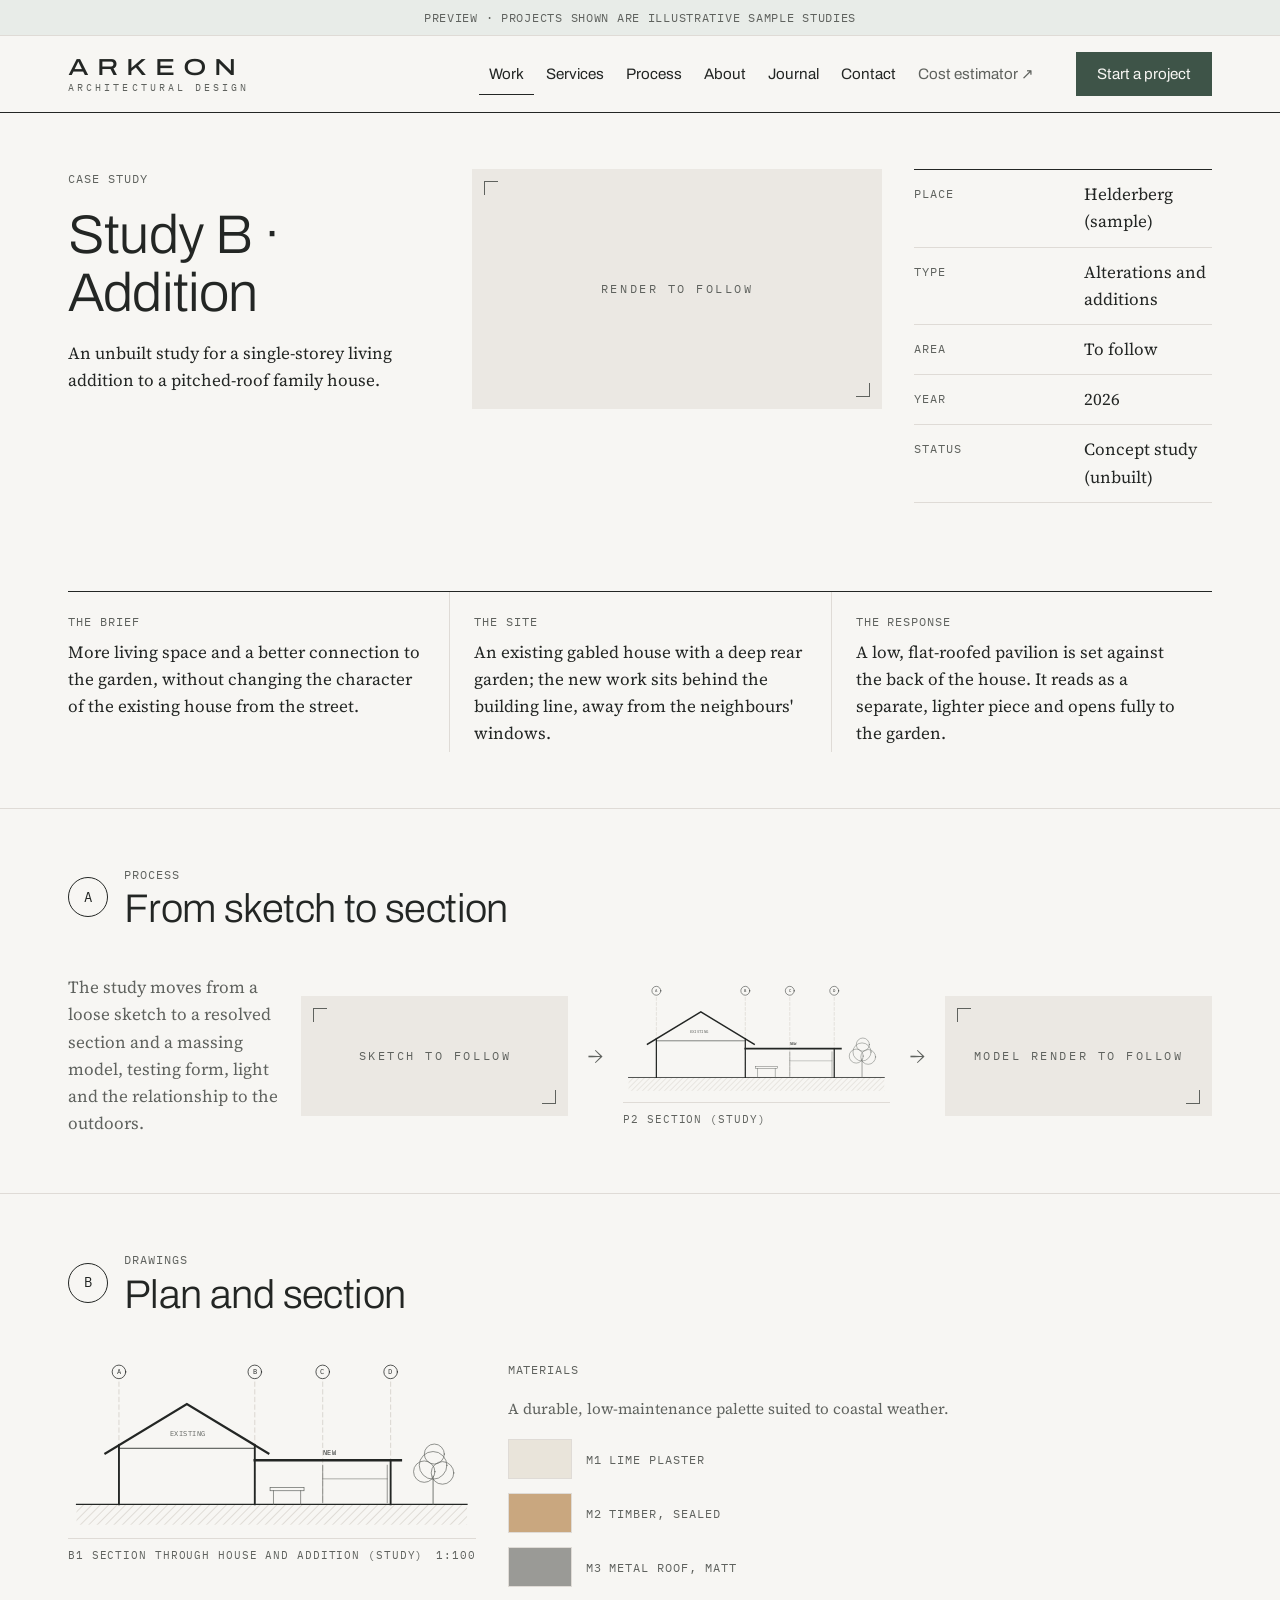
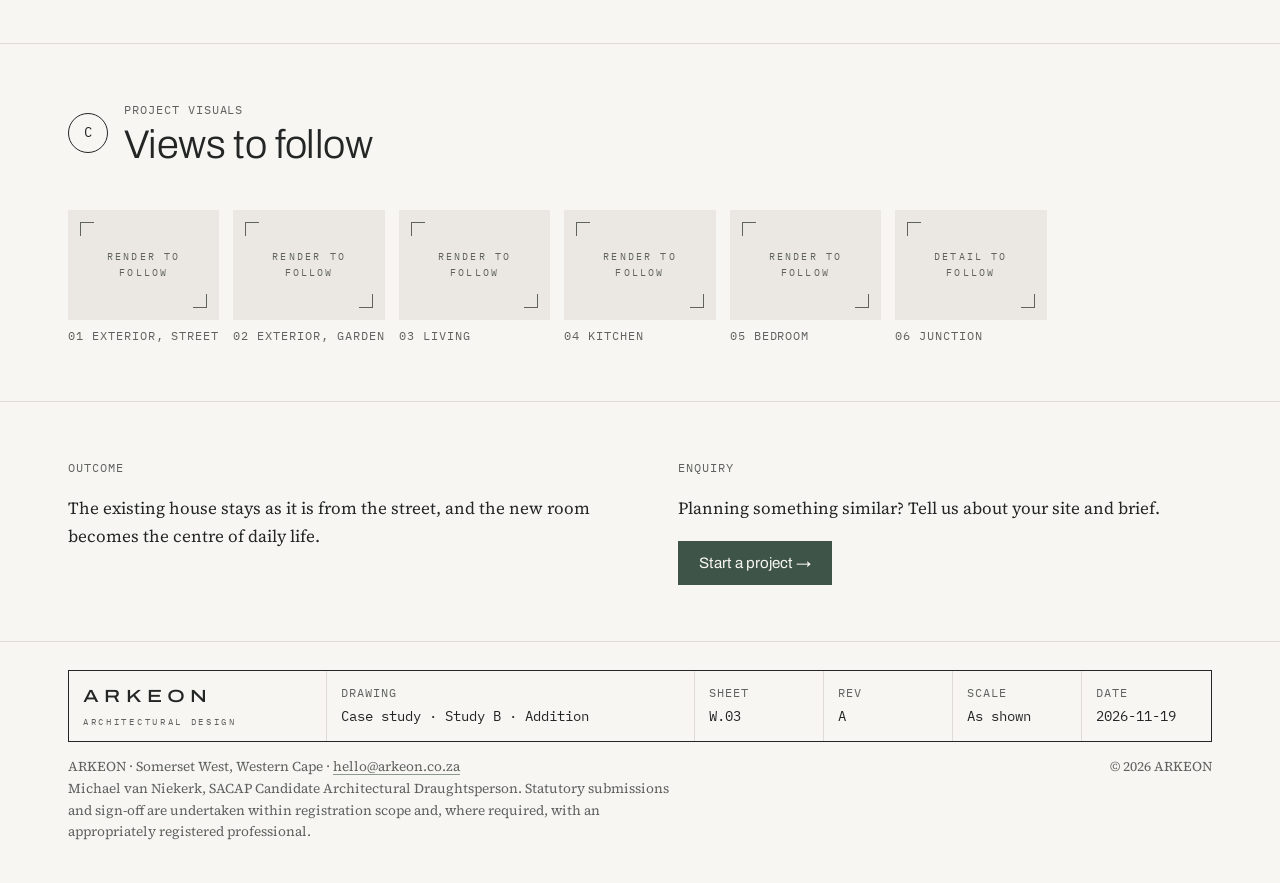
<file: study-b.html>
<!DOCTYPE html>
<html lang="en-ZA">
<head>
<meta charset="utf-8">
<meta name="viewport" content="width=device-width, initial-scale=1">
<title>Study B · Addition · ARKEON</title>
<meta name="description" content="An unbuilt study for a single-storey living addition to a pitched-roof family house.">
<link rel="preconnect" href="https://fonts.googleapis.com">
<link rel="preconnect" href="https://fonts.gstatic.com" crossorigin>
<link href="https://fonts.googleapis.com/css2?family=Archivo:wdth,wght@100..125,300..600&family=IBM+Plex+Mono:wght@400;500&family=Source+Serif+4:ital,opsz,wght@0,8..60,400;0,8..60,500;1,8..60,400&display=swap" rel="stylesheet">
<link rel="stylesheet" href="style.css">
</head>
<body>
<div class="preview-note">Preview · projects shown are illustrative sample studies</div><header class="site-header">
  <div class="wrap">
    <a class="wordmark" href="index.html" aria-label="ARKEON Architectural Design, home"><b>ARKEON</b><span>Architectural design</span></a>
    <button class="nav-toggle" type="button" aria-expanded="false" aria-controls="site-nav" aria-label="Open menu"><span></span><span></span><span></span></button>
    <nav class="nav" id="site-nav" aria-label="Main"><a href="work.html" aria-current="page">Work</a><a href="services.html">Services</a><a href="process.html">Process</a><a href="about.html">About</a><a href="journal.html">Journal</a><a href="contact.html">Contact</a><a class="nav-ext" data-estimator href="https://estimate.arkeon.co.za">Cost estimator ↗</a><a class="nav-cta btn solid" href="contact.html">Start a project</a></nav>
    <a class="btn solid header-cta" href="contact.html">Start a project</a>
  </div>
</header>
<main>
<section><div class="wrap cs-top">
  <div class="stack"><span class="label">Case study</span><h1 style="font-size:clamp(2.2rem,4.4vw,3.4rem)">Study B&nbsp;·<br>Addition</h1><p>An unbuilt study for a single-storey living addition to a pitched-roof family house.</p></div>
  <div class="ph" style="min-height:240px">Render to follow</div>
  <dl class="facts">
    <div><dt>Place</dt><dd>Helderberg (sample)</dd></div>
    <div><dt>Type</dt><dd>Alterations and additions</dd></div>
    <div><dt>Area</dt><dd>To follow</dd></div>
    <div><dt>Year</dt><dd>2026</dd></div>
    <div><dt>Status</dt><dd>Concept study (unbuilt)</dd></div>
  </dl>
</div></section>

<section class="section tight"><div class="wrap">
  <div class="three">
    <div><span class="label">The brief</span><p>More living space and a better connection to the garden, without changing the character of the existing house from the street.</p></div>
    <div><span class="label">The site</span><p>An existing gabled house with a deep rear garden; the new work sits behind the building line, away from the neighbours' windows.</p></div>
    <div><span class="label">The response</span><p>A low, flat-roofed pavilion is set against the back of the house. It reads as a separate, lighter piece and opens fully to the garden.</p></div>
  </div>
</div></section>

<section class="section tight" aria-labelledby="proc-h"><div class="wrap">
  <div class="section-head"><span class="bubble" aria-hidden="true">A</span><span class="label">Process</span><h2 id="proc-h">From sketch to section</h2></div>
  <div class="process-strip">
    <p class="muted">The study moves from a loose sketch to a resolved section and a massing model, testing form, light and the relationship to the outdoors.</p>
    <div class="ph">Sketch to follow</div><span class="arrow" aria-hidden="true">→</span>
    <figure class="dwg"><svg viewBox='0 0 480 200' role='img' aria-label='Section, addition study' fill='none' stroke-linecap='square' xmlns='http://www.w3.org/2000/svg'><defs><pattern id='h-s2' width='7' height='7' patternUnits='userSpaceOnUse' patternTransform='rotate(45)'><line x1='0' y1='0' x2='0' y2='7' stroke='var(--stone)' stroke-width='1'/></pattern></defs><line x1='60' y1='26' x2='60' y2='170' stroke='var(--stone)' stroke-width='0.6' stroke-dasharray='5 4'/><circle cx='60' cy='14' r='8' fill='none' stroke='currentColor' stroke-width='0.9'/><text x='60' y='17' font-family='IBM Plex Mono, monospace' font-size='8' letter-spacing='0.6' fill='currentColor' text-anchor='middle'>A</text><line x1='220' y1='26' x2='220' y2='170' stroke='var(--stone)' stroke-width='0.6' stroke-dasharray='5 4'/><circle cx='220' cy='14' r='8' fill='none' stroke='currentColor' stroke-width='0.9'/><text x='220' y='17' font-family='IBM Plex Mono, monospace' font-size='8' letter-spacing='0.6' fill='currentColor' text-anchor='middle'>B</text><line x1='300' y1='26' x2='300' y2='170' stroke='var(--stone)' stroke-width='0.6' stroke-dasharray='5 4'/><circle cx='300' cy='14' r='8' fill='none' stroke='currentColor' stroke-width='0.9'/><text x='300' y='17' font-family='IBM Plex Mono, monospace' font-size='8' letter-spacing='0.6' fill='currentColor' text-anchor='middle'>C</text><line x1='380' y1='26' x2='380' y2='170' stroke='var(--stone)' stroke-width='0.6' stroke-dasharray='5 4'/><circle cx='380' cy='14' r='8' fill='none' stroke='currentColor' stroke-width='0.9'/><text x='380' y='17' font-family='IBM Plex Mono, monospace' font-size='8' letter-spacing='0.6' fill='currentColor' text-anchor='middle'>D</text><rect x='10' y='170' width='460' height='24' fill='url(#h-s2)'/><line x1='10' y1='170' x2='470' y2='170' stroke='currentColor' stroke-width='1.4'/><path d='M44 110L140 52L236 110' stroke='currentColor' stroke-width='2.6'/><path d='M60 100V170M220 100V170' stroke='currentColor' stroke-width='2.2'/><path d='M60 104H220' stroke='currentColor' stroke-width='1'/><path d='M220 118H392' stroke='currentColor' stroke-width='3'/><path d='M380 118V170' stroke='currentColor' stroke-width='2.2'/><path d='M300 124V168M376 124V168' stroke='var(--graphite)' stroke-width='0.8'/><path d='M300 140H376' stroke='var(--graphite)' stroke-width='0.6'/><rect x='238' y='150' width='40' height='4' stroke='var(--graphite)' stroke-width='0.8'/><path d='M242 154V170M274 154V170' stroke='var(--graphite)' stroke-width='0.8'/><line x1='430' y1='170' x2='430' y2='136.7' stroke='var(--graphite)' stroke-width='1'/><circle cx='430.0' cy='124.1' r='16.3' fill='none' stroke='var(--graphite)' stroke-width='0.8'/><circle cx='419.6' cy='131.5' r='12.6' fill='none' stroke='var(--graphite)' stroke-width='0.8'/><circle cx='441.1' cy='133.0' r='13.3' fill='none' stroke='var(--graphite)' stroke-width='0.8'/><circle cx='431.5' cy='110.8' r='11.8' fill='none' stroke='var(--graphite)' stroke-width='0.8'/><text x='120' y='90' font-family='IBM Plex Mono, monospace' font-size='8' letter-spacing='0.6' fill='var(--graphite)' text-anchor='start'>EXISTING</text><text x='300' y='112' font-family='IBM Plex Mono, monospace' font-size='8' letter-spacing='0.6' fill='currentColor' text-anchor='start'>NEW</text></svg><figcaption><span>P2 Section (study)</span><span></span></figcaption></figure><span class="arrow" aria-hidden="true">→</span>
    <div class="ph">Model render to follow</div>
  </div>
</div></section>

<section class="section tight" id="drawings" aria-labelledby="dwg-h"><div class="wrap">
  <div class="section-head"><span class="bubble" aria-hidden="true">B</span><span class="label">Drawings</span><h2 id="dwg-h">Plan and section</h2></div>
  <div class="plans">
    <figure class="dwg"><svg viewBox='0 0 480 200' role='img' aria-label='Section, addition study' fill='none' stroke-linecap='square' xmlns='http://www.w3.org/2000/svg'><defs><pattern id='h-s' width='7' height='7' patternUnits='userSpaceOnUse' patternTransform='rotate(45)'><line x1='0' y1='0' x2='0' y2='7' stroke='var(--stone)' stroke-width='1'/></pattern></defs><line x1='60' y1='26' x2='60' y2='170' stroke='var(--stone)' stroke-width='0.6' stroke-dasharray='5 4'/><circle cx='60' cy='14' r='8' fill='none' stroke='currentColor' stroke-width='0.9'/><text x='60' y='17' font-family='IBM Plex Mono, monospace' font-size='8' letter-spacing='0.6' fill='currentColor' text-anchor='middle'>A</text><line x1='220' y1='26' x2='220' y2='170' stroke='var(--stone)' stroke-width='0.6' stroke-dasharray='5 4'/><circle cx='220' cy='14' r='8' fill='none' stroke='currentColor' stroke-width='0.9'/><text x='220' y='17' font-family='IBM Plex Mono, monospace' font-size='8' letter-spacing='0.6' fill='currentColor' text-anchor='middle'>B</text><line x1='300' y1='26' x2='300' y2='170' stroke='var(--stone)' stroke-width='0.6' stroke-dasharray='5 4'/><circle cx='300' cy='14' r='8' fill='none' stroke='currentColor' stroke-width='0.9'/><text x='300' y='17' font-family='IBM Plex Mono, monospace' font-size='8' letter-spacing='0.6' fill='currentColor' text-anchor='middle'>C</text><line x1='380' y1='26' x2='380' y2='170' stroke='var(--stone)' stroke-width='0.6' stroke-dasharray='5 4'/><circle cx='380' cy='14' r='8' fill='none' stroke='currentColor' stroke-width='0.9'/><text x='380' y='17' font-family='IBM Plex Mono, monospace' font-size='8' letter-spacing='0.6' fill='currentColor' text-anchor='middle'>D</text><rect x='10' y='170' width='460' height='24' fill='url(#h-s)'/><line x1='10' y1='170' x2='470' y2='170' stroke='currentColor' stroke-width='1.4'/><path d='M44 110L140 52L236 110' stroke='currentColor' stroke-width='2.6'/><path d='M60 100V170M220 100V170' stroke='currentColor' stroke-width='2.2'/><path d='M60 104H220' stroke='currentColor' stroke-width='1'/><path d='M220 118H392' stroke='currentColor' stroke-width='3'/><path d='M380 118V170' stroke='currentColor' stroke-width='2.2'/><path d='M300 124V168M376 124V168' stroke='var(--graphite)' stroke-width='0.8'/><path d='M300 140H376' stroke='var(--graphite)' stroke-width='0.6'/><rect x='238' y='150' width='40' height='4' stroke='var(--graphite)' stroke-width='0.8'/><path d='M242 154V170M274 154V170' stroke='var(--graphite)' stroke-width='0.8'/><line x1='430' y1='170' x2='430' y2='136.7' stroke='var(--graphite)' stroke-width='1'/><circle cx='430.0' cy='124.1' r='16.3' fill='none' stroke='var(--graphite)' stroke-width='0.8'/><circle cx='419.6' cy='131.5' r='12.6' fill='none' stroke='var(--graphite)' stroke-width='0.8'/><circle cx='441.1' cy='133.0' r='13.3' fill='none' stroke='var(--graphite)' stroke-width='0.8'/><circle cx='431.5' cy='110.8' r='11.8' fill='none' stroke='var(--graphite)' stroke-width='0.8'/><text x='120' y='90' font-family='IBM Plex Mono, monospace' font-size='8' letter-spacing='0.6' fill='var(--graphite)' text-anchor='start'>EXISTING</text><text x='300' y='112' font-family='IBM Plex Mono, monospace' font-size='8' letter-spacing='0.6' fill='currentColor' text-anchor='start'>NEW</text></svg><figcaption><span>B1 Section through house and addition (study)</span><span>1:100</span></figcaption></figure>
    <div class="stack">
      <span class="label">Materials</span>
      <p class="muted" style="font-size:0.95rem">A durable, low-maintenance palette suited to coastal weather.</p>
      <div class="swatches">
        <div class="swatch"><i style="background:#e9e4da"></i><span class="label">M1 Lime plaster</span></div>
        <div class="swatch"><i style="background:#c9a77f"></i><span class="label">M2 Timber, sealed</span></div>
        <div class="swatch"><i style="background:#9a9a96"></i><span class="label">M3 Metal roof, matt</span></div>
      </div>
    </div>
  </div>
</div></section>

<section class="section tight" aria-labelledby="vis-h"><div class="wrap">
  <div class="section-head"><span class="bubble" aria-hidden="true">C</span><span class="label">Project visuals</span><h2 id="vis-h">Views to follow</h2></div>
  <div class="visuals"><figure><div class="ph">Render to follow</div><span class="label">01 Exterior, street</span></figure><figure><div class="ph">Render to follow</div><span class="label">02 Exterior, garden</span></figure><figure><div class="ph">Render to follow</div><span class="label">03 Living</span></figure><figure><div class="ph">Render to follow</div><span class="label">04 Kitchen</span></figure><figure><div class="ph">Render to follow</div><span class="label">05 Bedroom</span></figure><figure><div class="ph">Detail to follow</div><span class="label">06 Junction</span></figure></div>
</div></section>

<section class="section tight"><div class="wrap split">
  <div class="stack"><span class="label">Outcome</span><p>The existing house stays as it is from the street, and the new room becomes the centre of daily life.</p></div>
  <div class="stack"><span class="label">Enquiry</span><p>Planning something similar? Tell us about your site and brief.</p><div class="actions"><a class="btn solid" href="contact.html">Start a project →</a></div></div>
</div></section></main>
<footer class="site-footer">
  <div class="wrap">
    <div class="titleblock">
      <div class="tb-brand"><b>ARKEON</b><span>Architectural design</span></div>
      <div><span class="label">Drawing</span><span class="val">Case study · Study B · Addition</span></div>
      <div><span class="label">Sheet</span><span class="val">W.03</span></div>
      <div><span class="label">Rev</span><span class="val">A</span></div>
      <div><span class="label">Scale</span><span class="val">As shown</span></div>
      <div><span class="label">Date</span><span class="val">2026-11-19</span></div>
    </div>
    <div class="footer-meta">
      <p>ARKEON · Somerset West, Western Cape · <a href="mailto:hello@arkeon.co.za">hello@arkeon.co.za</a><br>Michael van Niekerk, SACAP Candidate Architectural Draughtsperson. Statutory submissions and sign-off are undertaken within registration scope and, where required, with an appropriately registered professional.</p>
      <p>© <span data-year>2026</span> ARKEON</p>
    </div>
  </div>
</footer>
<script src="site.js"></script>
</body>
</html>
</file>
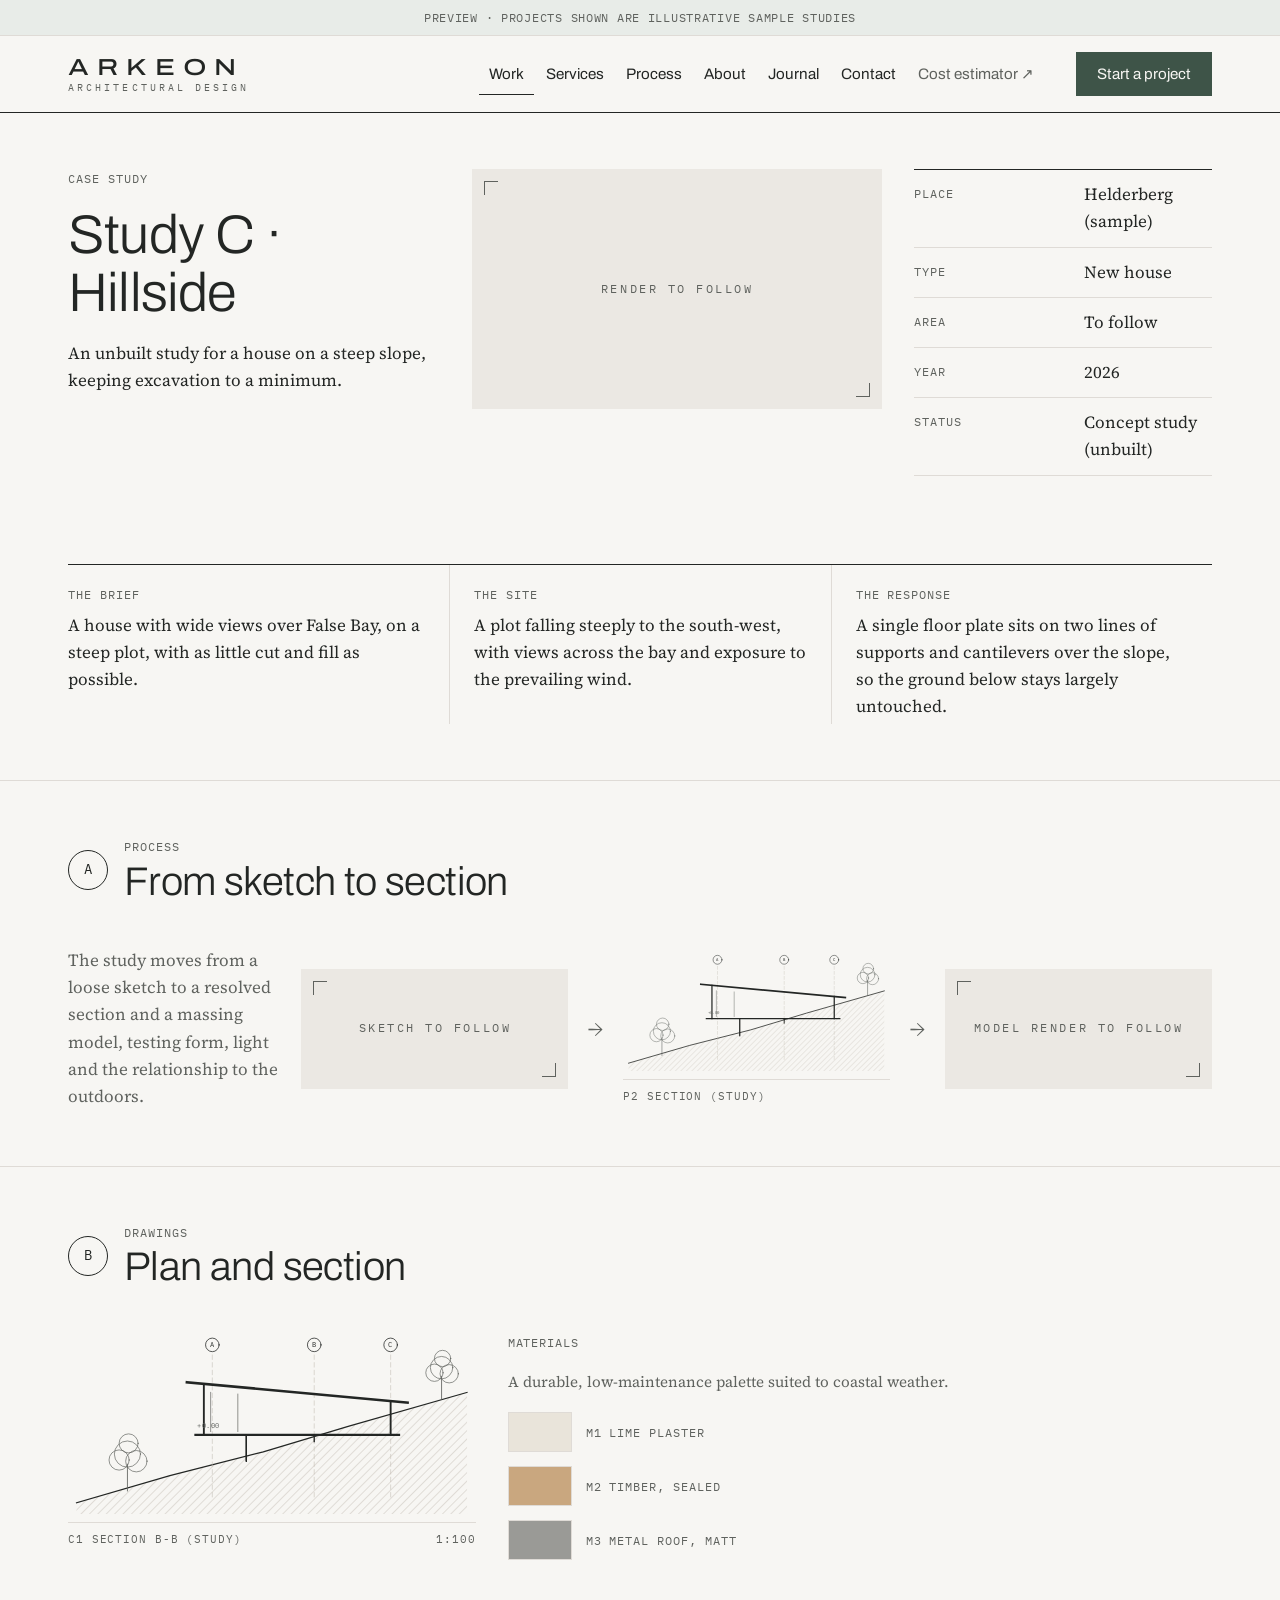
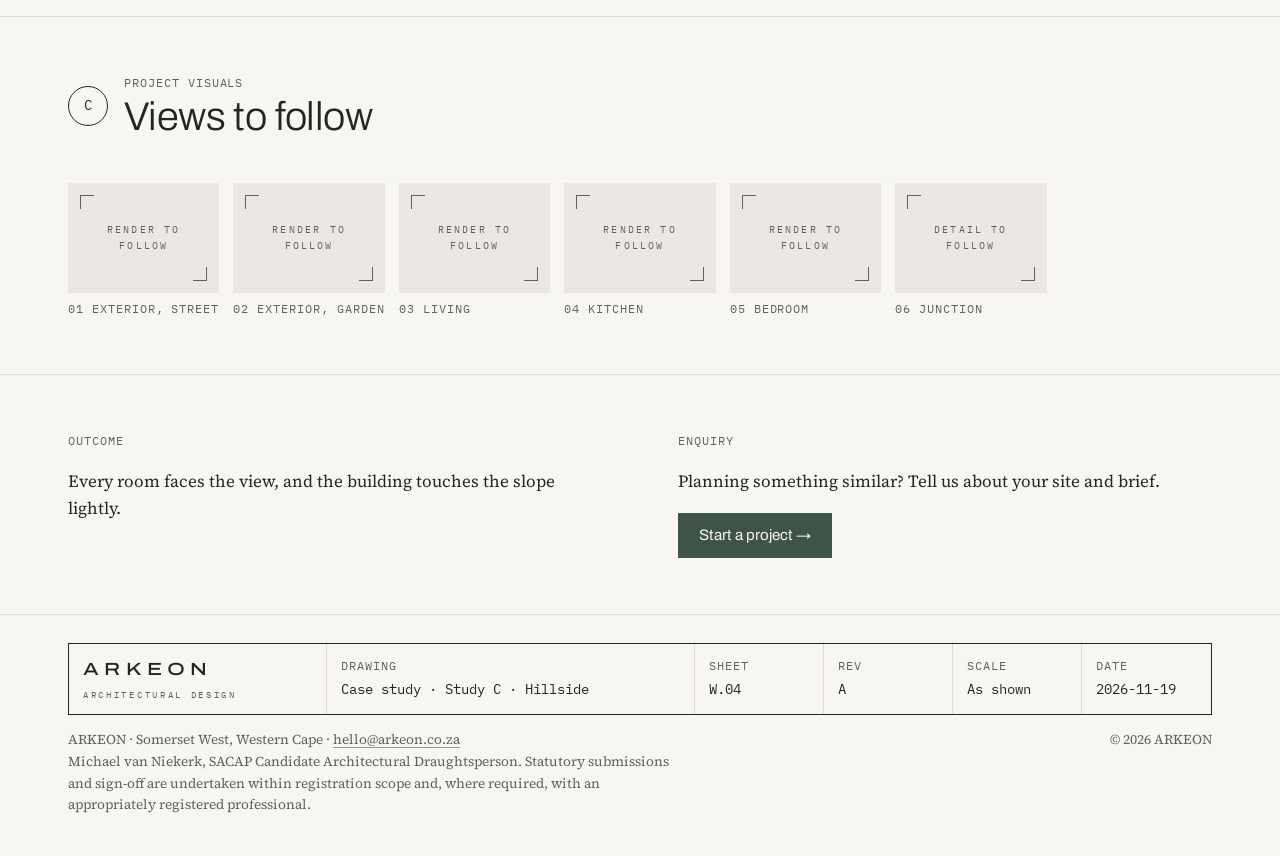
<file: study-c.html>
<!DOCTYPE html>
<html lang="en-ZA">
<head>
<meta charset="utf-8">
<meta name="viewport" content="width=device-width, initial-scale=1">
<title>Study C · Hillside · ARKEON</title>
<meta name="description" content="An unbuilt study for a house on a steep slope, keeping excavation to a minimum.">
<link rel="preconnect" href="https://fonts.googleapis.com">
<link rel="preconnect" href="https://fonts.gstatic.com" crossorigin>
<link href="https://fonts.googleapis.com/css2?family=Archivo:wdth,wght@100..125,300..600&family=IBM+Plex+Mono:wght@400;500&family=Source+Serif+4:ital,opsz,wght@0,8..60,400;0,8..60,500;1,8..60,400&display=swap" rel="stylesheet">
<link rel="stylesheet" href="style.css">
</head>
<body>
<div class="preview-note">Preview · projects shown are illustrative sample studies</div><header class="site-header">
  <div class="wrap">
    <a class="wordmark" href="index.html" aria-label="ARKEON Architectural Design, home"><b>ARKEON</b><span>Architectural design</span></a>
    <button class="nav-toggle" type="button" aria-expanded="false" aria-controls="site-nav" aria-label="Open menu"><span></span><span></span><span></span></button>
    <nav class="nav" id="site-nav" aria-label="Main"><a href="work.html" aria-current="page">Work</a><a href="services.html">Services</a><a href="process.html">Process</a><a href="about.html">About</a><a href="journal.html">Journal</a><a href="contact.html">Contact</a><a class="nav-ext" data-estimator href="https://estimate.arkeon.co.za">Cost estimator ↗</a><a class="nav-cta btn solid" href="contact.html">Start a project</a></nav>
    <a class="btn solid header-cta" href="contact.html">Start a project</a>
  </div>
</header>
<main>
<section><div class="wrap cs-top">
  <div class="stack"><span class="label">Case study</span><h1 style="font-size:clamp(2.2rem,4.4vw,3.4rem)">Study C&nbsp;·<br>Hillside</h1><p>An unbuilt study for a house on a steep slope, keeping excavation to a minimum.</p></div>
  <div class="ph" style="min-height:240px">Render to follow</div>
  <dl class="facts">
    <div><dt>Place</dt><dd>Helderberg (sample)</dd></div>
    <div><dt>Type</dt><dd>New house</dd></div>
    <div><dt>Area</dt><dd>To follow</dd></div>
    <div><dt>Year</dt><dd>2026</dd></div>
    <div><dt>Status</dt><dd>Concept study (unbuilt)</dd></div>
  </dl>
</div></section>

<section class="section tight"><div class="wrap">
  <div class="three">
    <div><span class="label">The brief</span><p>A house with wide views over False Bay, on a steep plot, with as little cut and fill as possible.</p></div>
    <div><span class="label">The site</span><p>A plot falling steeply to the south-west, with views across the bay and exposure to the prevailing wind.</p></div>
    <div><span class="label">The response</span><p>A single floor plate sits on two lines of supports and cantilevers over the slope, so the ground below stays largely untouched.</p></div>
  </div>
</div></section>

<section class="section tight" aria-labelledby="proc-h"><div class="wrap">
  <div class="section-head"><span class="bubble" aria-hidden="true">A</span><span class="label">Process</span><h2 id="proc-h">From sketch to section</h2></div>
  <div class="process-strip">
    <p class="muted">The study moves from a loose sketch to a resolved section and a massing model, testing form, light and the relationship to the outdoors.</p>
    <div class="ph">Sketch to follow</div><span class="arrow" aria-hidden="true">→</span>
    <figure class="dwg"><svg viewBox='0 0 480 214' role='img' aria-label='Section B-B, hillside study' fill='none' stroke-linecap='square' xmlns='http://www.w3.org/2000/svg'><defs><pattern id='h-s2' width='7' height='7' patternUnits='userSpaceOnUse' patternTransform='rotate(45)'><line x1='0' y1='0' x2='0' y2='7' stroke='var(--stone)' stroke-width='1'/></pattern></defs><path d='M10 200L120 168L230 140L330 110L470 70V214H10Z' fill='url(#h-s2)'/><path d='M10 200L120 168L230 140L330 110L470 70' stroke='currentColor' stroke-width='1.4'/><line x1='170' y1='26' x2='170' y2='196' stroke='var(--stone)' stroke-width='0.6' stroke-dasharray='5 4'/><circle cx='170' cy='14' r='8' fill='none' stroke='currentColor' stroke-width='0.9'/><text x='170' y='17' font-family='IBM Plex Mono, monospace' font-size='8' letter-spacing='0.6' fill='currentColor' text-anchor='middle'>A</text><line x1='290' y1='26' x2='290' y2='196' stroke='var(--stone)' stroke-width='0.6' stroke-dasharray='5 4'/><circle cx='290' cy='14' r='8' fill='none' stroke='currentColor' stroke-width='0.9'/><text x='290' y='17' font-family='IBM Plex Mono, monospace' font-size='8' letter-spacing='0.6' fill='currentColor' text-anchor='middle'>B</text><line x1='380' y1='26' x2='380' y2='196' stroke='var(--stone)' stroke-width='0.6' stroke-dasharray='5 4'/><circle cx='380' cy='14' r='8' fill='none' stroke='currentColor' stroke-width='0.9'/><text x='380' y='17' font-family='IBM Plex Mono, monospace' font-size='8' letter-spacing='0.6' fill='currentColor' text-anchor='middle'>C</text><path d='M150 120H390' stroke='currentColor' stroke-width='2.4'/><path d='M140 58L400 82' stroke='currentColor' stroke-width='3'/><path d='M160 60V120M380 80V120' stroke='currentColor' stroke-width='2.2'/><path d='M290 120V122M210 120V151M290 120V128' stroke='currentColor' stroke-width='1.6'/><path d='M210 120V150' stroke='currentColor' stroke-width='1.6'/><path d='M168 70V116M200 72V116' stroke='var(--graphite)' stroke-width='0.8'/><line x1='70' y1='186' x2='70' y2='154.5' stroke='var(--graphite)' stroke-width='1'/><circle cx='70.0' cy='142.6' r='15.4' fill='none' stroke='var(--graphite)' stroke-width='0.8'/><circle cx='60.2' cy='149.6' r='11.9' fill='none' stroke='var(--graphite)' stroke-width='0.8'/><circle cx='80.5' cy='151.0' r='12.6' fill='none' stroke='var(--graphite)' stroke-width='0.8'/><circle cx='71.4' cy='130.0' r='11.2' fill='none' stroke='var(--graphite)' stroke-width='0.8'/><line x1='440' y1='78' x2='440' y2='51.0' stroke='var(--graphite)' stroke-width='1'/><circle cx='440.0' cy='40.8' r='13.2' fill='none' stroke='var(--graphite)' stroke-width='0.8'/><circle cx='431.6' cy='46.8' r='10.2' fill='none' stroke='var(--graphite)' stroke-width='0.8'/><circle cx='449.0' cy='48.0' r='10.8' fill='none' stroke='var(--graphite)' stroke-width='0.8'/><circle cx='441.2' cy='30.0' r='9.6' fill='none' stroke='var(--graphite)' stroke-width='0.8'/><text x='152' y='112' font-family='IBM Plex Mono, monospace' font-size='8' letter-spacing='0.6' fill='var(--graphite)' text-anchor='start'>+0.00</text></svg><figcaption><span>P2 Section (study)</span><span></span></figcaption></figure><span class="arrow" aria-hidden="true">→</span>
    <div class="ph">Model render to follow</div>
  </div>
</div></section>

<section class="section tight" id="drawings" aria-labelledby="dwg-h"><div class="wrap">
  <div class="section-head"><span class="bubble" aria-hidden="true">B</span><span class="label">Drawings</span><h2 id="dwg-h">Plan and section</h2></div>
  <div class="plans">
    <figure class="dwg"><svg viewBox='0 0 480 214' role='img' aria-label='Section B-B, hillside study' fill='none' stroke-linecap='square' xmlns='http://www.w3.org/2000/svg'><defs><pattern id='h-s' width='7' height='7' patternUnits='userSpaceOnUse' patternTransform='rotate(45)'><line x1='0' y1='0' x2='0' y2='7' stroke='var(--stone)' stroke-width='1'/></pattern></defs><path d='M10 200L120 168L230 140L330 110L470 70V214H10Z' fill='url(#h-s)'/><path d='M10 200L120 168L230 140L330 110L470 70' stroke='currentColor' stroke-width='1.4'/><line x1='170' y1='26' x2='170' y2='196' stroke='var(--stone)' stroke-width='0.6' stroke-dasharray='5 4'/><circle cx='170' cy='14' r='8' fill='none' stroke='currentColor' stroke-width='0.9'/><text x='170' y='17' font-family='IBM Plex Mono, monospace' font-size='8' letter-spacing='0.6' fill='currentColor' text-anchor='middle'>A</text><line x1='290' y1='26' x2='290' y2='196' stroke='var(--stone)' stroke-width='0.6' stroke-dasharray='5 4'/><circle cx='290' cy='14' r='8' fill='none' stroke='currentColor' stroke-width='0.9'/><text x='290' y='17' font-family='IBM Plex Mono, monospace' font-size='8' letter-spacing='0.6' fill='currentColor' text-anchor='middle'>B</text><line x1='380' y1='26' x2='380' y2='196' stroke='var(--stone)' stroke-width='0.6' stroke-dasharray='5 4'/><circle cx='380' cy='14' r='8' fill='none' stroke='currentColor' stroke-width='0.9'/><text x='380' y='17' font-family='IBM Plex Mono, monospace' font-size='8' letter-spacing='0.6' fill='currentColor' text-anchor='middle'>C</text><path d='M150 120H390' stroke='currentColor' stroke-width='2.4'/><path d='M140 58L400 82' stroke='currentColor' stroke-width='3'/><path d='M160 60V120M380 80V120' stroke='currentColor' stroke-width='2.2'/><path d='M290 120V122M210 120V151M290 120V128' stroke='currentColor' stroke-width='1.6'/><path d='M210 120V150' stroke='currentColor' stroke-width='1.6'/><path d='M168 70V116M200 72V116' stroke='var(--graphite)' stroke-width='0.8'/><line x1='70' y1='186' x2='70' y2='154.5' stroke='var(--graphite)' stroke-width='1'/><circle cx='70.0' cy='142.6' r='15.4' fill='none' stroke='var(--graphite)' stroke-width='0.8'/><circle cx='60.2' cy='149.6' r='11.9' fill='none' stroke='var(--graphite)' stroke-width='0.8'/><circle cx='80.5' cy='151.0' r='12.6' fill='none' stroke='var(--graphite)' stroke-width='0.8'/><circle cx='71.4' cy='130.0' r='11.2' fill='none' stroke='var(--graphite)' stroke-width='0.8'/><line x1='440' y1='78' x2='440' y2='51.0' stroke='var(--graphite)' stroke-width='1'/><circle cx='440.0' cy='40.8' r='13.2' fill='none' stroke='var(--graphite)' stroke-width='0.8'/><circle cx='431.6' cy='46.8' r='10.2' fill='none' stroke='var(--graphite)' stroke-width='0.8'/><circle cx='449.0' cy='48.0' r='10.8' fill='none' stroke='var(--graphite)' stroke-width='0.8'/><circle cx='441.2' cy='30.0' r='9.6' fill='none' stroke='var(--graphite)' stroke-width='0.8'/><text x='152' y='112' font-family='IBM Plex Mono, monospace' font-size='8' letter-spacing='0.6' fill='var(--graphite)' text-anchor='start'>+0.00</text></svg><figcaption><span>C1 Section B-B (study)</span><span>1:100</span></figcaption></figure>
    <div class="stack">
      <span class="label">Materials</span>
      <p class="muted" style="font-size:0.95rem">A durable, low-maintenance palette suited to coastal weather.</p>
      <div class="swatches">
        <div class="swatch"><i style="background:#e9e4da"></i><span class="label">M1 Lime plaster</span></div>
        <div class="swatch"><i style="background:#c9a77f"></i><span class="label">M2 Timber, sealed</span></div>
        <div class="swatch"><i style="background:#9a9a96"></i><span class="label">M3 Metal roof, matt</span></div>
      </div>
    </div>
  </div>
</div></section>

<section class="section tight" aria-labelledby="vis-h"><div class="wrap">
  <div class="section-head"><span class="bubble" aria-hidden="true">C</span><span class="label">Project visuals</span><h2 id="vis-h">Views to follow</h2></div>
  <div class="visuals"><figure><div class="ph">Render to follow</div><span class="label">01 Exterior, street</span></figure><figure><div class="ph">Render to follow</div><span class="label">02 Exterior, garden</span></figure><figure><div class="ph">Render to follow</div><span class="label">03 Living</span></figure><figure><div class="ph">Render to follow</div><span class="label">04 Kitchen</span></figure><figure><div class="ph">Render to follow</div><span class="label">05 Bedroom</span></figure><figure><div class="ph">Detail to follow</div><span class="label">06 Junction</span></figure></div>
</div></section>

<section class="section tight"><div class="wrap split">
  <div class="stack"><span class="label">Outcome</span><p>Every room faces the view, and the building touches the slope lightly.</p></div>
  <div class="stack"><span class="label">Enquiry</span><p>Planning something similar? Tell us about your site and brief.</p><div class="actions"><a class="btn solid" href="contact.html">Start a project →</a></div></div>
</div></section></main>
<footer class="site-footer">
  <div class="wrap">
    <div class="titleblock">
      <div class="tb-brand"><b>ARKEON</b><span>Architectural design</span></div>
      <div><span class="label">Drawing</span><span class="val">Case study · Study C · Hillside</span></div>
      <div><span class="label">Sheet</span><span class="val">W.04</span></div>
      <div><span class="label">Rev</span><span class="val">A</span></div>
      <div><span class="label">Scale</span><span class="val">As shown</span></div>
      <div><span class="label">Date</span><span class="val">2026-11-19</span></div>
    </div>
    <div class="footer-meta">
      <p>ARKEON · Somerset West, Western Cape · <a href="mailto:hello@arkeon.co.za">hello@arkeon.co.za</a><br>Michael van Niekerk, SACAP Candidate Architectural Draughtsperson. Statutory submissions and sign-off are undertaken within registration scope and, where required, with an appropriately registered professional.</p>
      <p>© <span data-year>2026</span> ARKEON</p>
    </div>
  </div>
</footer>
<script src="site.js"></script>
</body>
</html>
</file>
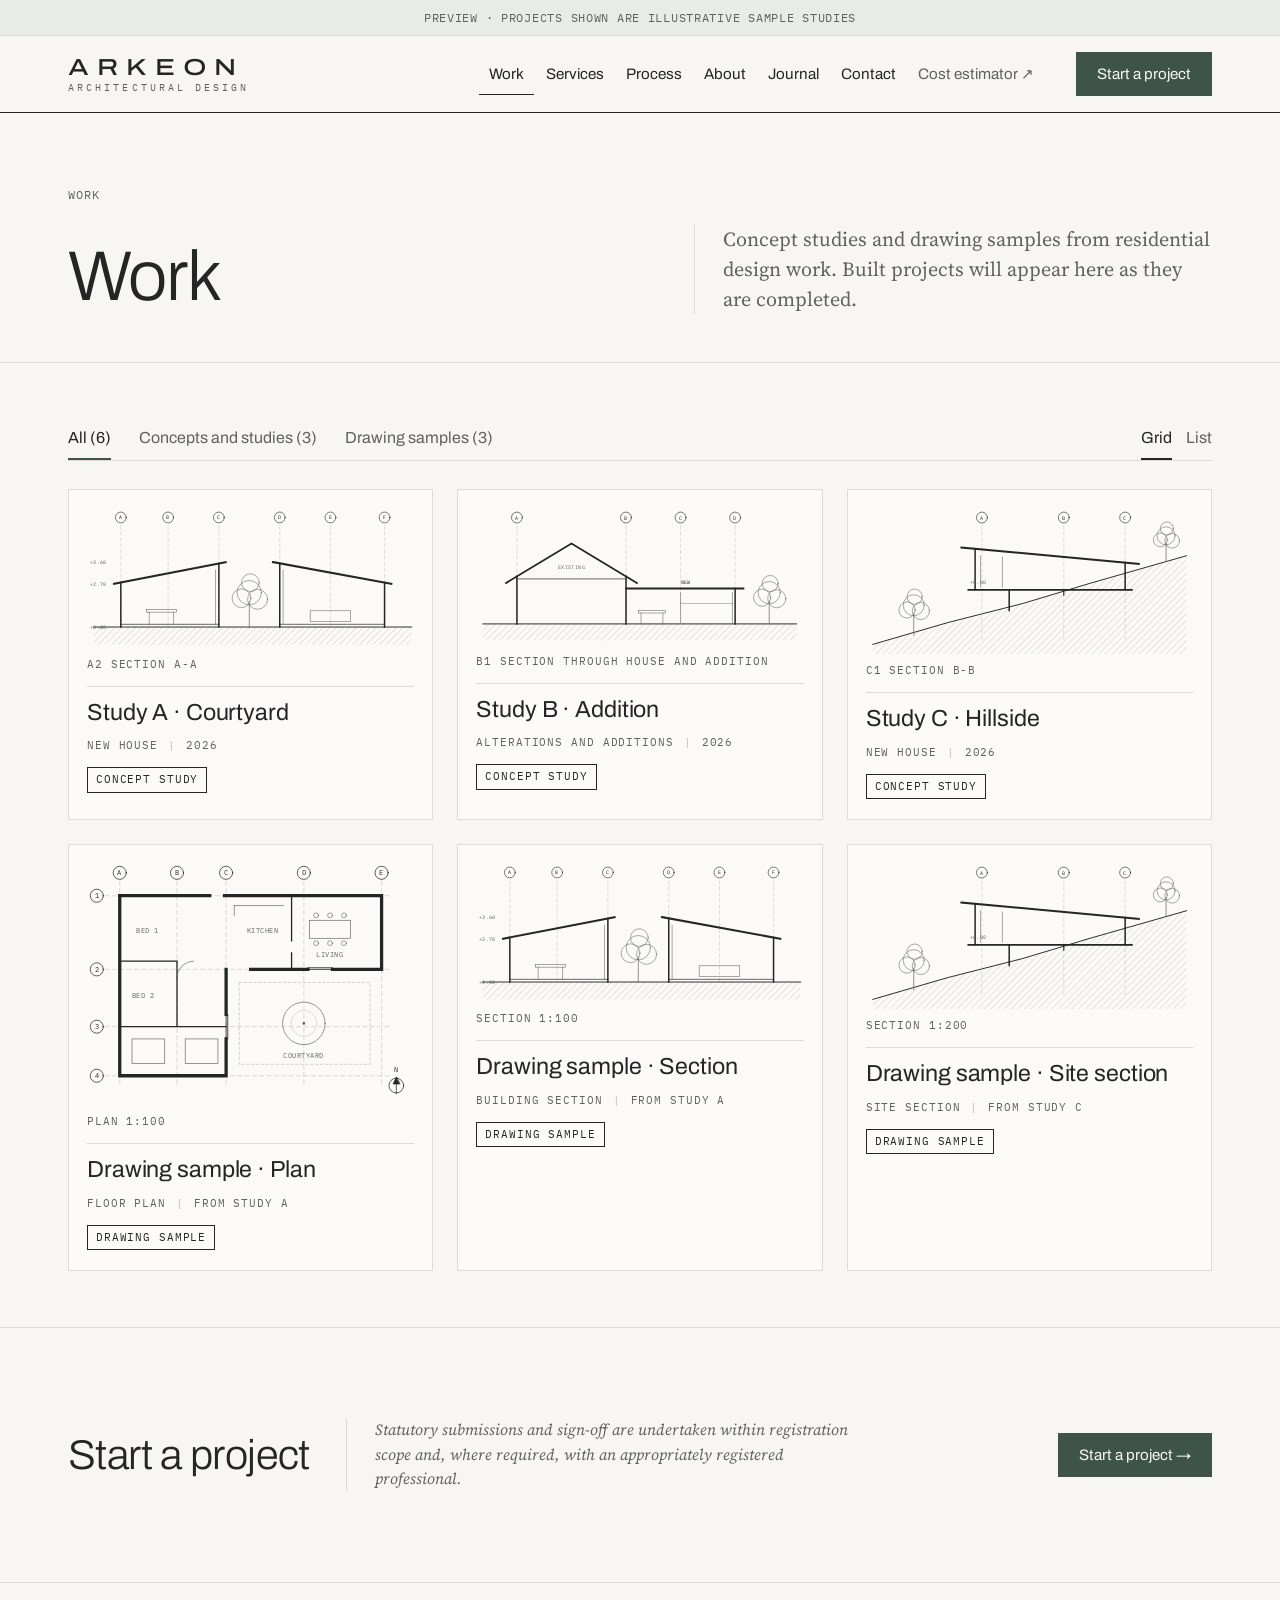
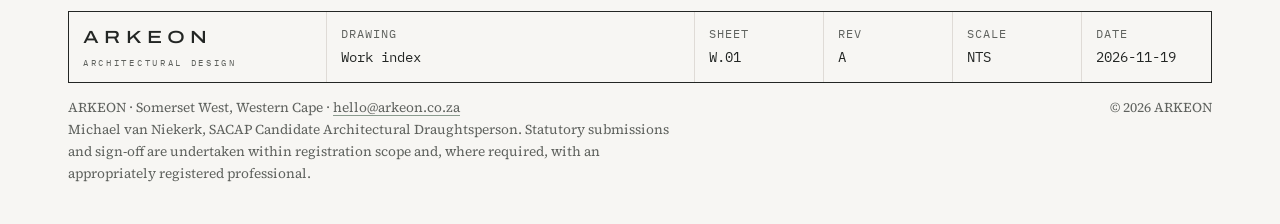
<file: work.html>
<!DOCTYPE html>
<html lang="en-ZA">
<head>
<meta charset="utf-8">
<meta name="viewport" content="width=device-width, initial-scale=1">
<title>Work · ARKEON</title>
<meta name="description" content="Residential concept studies and drawing samples by ARKEON Architectural Design.">
<link rel="preconnect" href="https://fonts.googleapis.com">
<link rel="preconnect" href="https://fonts.gstatic.com" crossorigin>
<link href="https://fonts.googleapis.com/css2?family=Archivo:wdth,wght@100..125,300..600&family=IBM+Plex+Mono:wght@400;500&family=Source+Serif+4:ital,opsz,wght@0,8..60,400;0,8..60,500;1,8..60,400&display=swap" rel="stylesheet">
<link rel="stylesheet" href="style.css">
</head>
<body>
<div class="preview-note">Preview · projects shown are illustrative sample studies</div><header class="site-header">
  <div class="wrap">
    <a class="wordmark" href="index.html" aria-label="ARKEON Architectural Design, home"><b>ARKEON</b><span>Architectural design</span></a>
    <button class="nav-toggle" type="button" aria-expanded="false" aria-controls="site-nav" aria-label="Open menu"><span></span><span></span><span></span></button>
    <nav class="nav" id="site-nav" aria-label="Main"><a href="work.html" aria-current="page">Work</a><a href="services.html">Services</a><a href="process.html">Process</a><a href="about.html">About</a><a href="journal.html">Journal</a><a href="contact.html">Contact</a><a class="nav-ext" data-estimator href="https://estimate.arkeon.co.za">Cost estimator ↗</a><a class="nav-cta btn solid" href="contact.html">Start a project</a></nav>
    <a class="btn solid header-cta" href="contact.html">Start a project</a>
  </div>
</header>
<main>
<section class="page-head"><div class="wrap"><span class="label">Work</span><h1>Work</h1><p class="lede">Concept studies and drawing samples from residential design work. Built projects will appear here as they are completed.</p></div></section>
<section class="section tight"><div class="wrap" data-work>
  <div class="toolbar">
    <div class="tabs" role="group" aria-label="Filter by status">
      <button type="button" data-filter="all" aria-pressed="true">All (6)</button>
      <button type="button" data-filter="concepts" aria-pressed="false">Concepts and studies (3)</button>
      <button type="button" data-filter="drawings" aria-pressed="false">Drawing samples (3)</button>
    </div>
    <div class="views" role="group" aria-label="View">
      <button type="button" data-view="grid" aria-pressed="true">Grid</button>
      <button type="button" data-view="list" aria-pressed="false">List</button>
    </div>
  </div>
  <div class="cards" data-panel="grid"><a class="card" href="study-a.html" data-group="concepts">
  <figure class="dwg"><svg viewBox='0 0 484 206' role='img' aria-label='Section A-A, courtyard study' fill='none' stroke-linecap='square' xmlns='http://www.w3.org/2000/svg'><defs><pattern id='h-c0' width='7' height='7' patternUnits='userSpaceOnUse' patternTransform='rotate(45)'><line x1='0' y1='0' x2='0' y2='7' stroke='var(--stone)' stroke-width='1'/></pattern></defs><line x1='50' y1='26' x2='50' y2='176' stroke='var(--stone)' stroke-width='0.6' stroke-dasharray='5 4'/><circle cx='50' cy='14' r='8' fill='none' stroke='currentColor' stroke-width='0.9'/><text x='50' y='17' font-family='IBM Plex Mono, monospace' font-size='8' letter-spacing='0.6' fill='currentColor' text-anchor='middle'>A</text><line x1='120' y1='26' x2='120' y2='176' stroke='var(--stone)' stroke-width='0.6' stroke-dasharray='5 4'/><circle cx='120' cy='14' r='8' fill='none' stroke='currentColor' stroke-width='0.9'/><text x='120' y='17' font-family='IBM Plex Mono, monospace' font-size='8' letter-spacing='0.6' fill='currentColor' text-anchor='middle'>B</text><line x1='195' y1='26' x2='195' y2='176' stroke='var(--stone)' stroke-width='0.6' stroke-dasharray='5 4'/><circle cx='195' cy='14' r='8' fill='none' stroke='currentColor' stroke-width='0.9'/><text x='195' y='17' font-family='IBM Plex Mono, monospace' font-size='8' letter-spacing='0.6' fill='currentColor' text-anchor='middle'>C</text><line x1='285' y1='26' x2='285' y2='176' stroke='var(--stone)' stroke-width='0.6' stroke-dasharray='5 4'/><circle cx='285' cy='14' r='8' fill='none' stroke='currentColor' stroke-width='0.9'/><text x='285' y='17' font-family='IBM Plex Mono, monospace' font-size='8' letter-spacing='0.6' fill='currentColor' text-anchor='middle'>D</text><line x1='360' y1='26' x2='360' y2='176' stroke='var(--stone)' stroke-width='0.6' stroke-dasharray='5 4'/><circle cx='360' cy='14' r='8' fill='none' stroke='currentColor' stroke-width='0.9'/><text x='360' y='17' font-family='IBM Plex Mono, monospace' font-size='8' letter-spacing='0.6' fill='currentColor' text-anchor='middle'>E</text><line x1='440' y1='26' x2='440' y2='176' stroke='var(--stone)' stroke-width='0.6' stroke-dasharray='5 4'/><circle cx='440' cy='14' r='8' fill='none' stroke='currentColor' stroke-width='0.9'/><text x='440' y='17' font-family='IBM Plex Mono, monospace' font-size='8' letter-spacing='0.6' fill='currentColor' text-anchor='middle'>F</text><rect x='10' y='176' width='470' height='26' fill='url(#h-c0)'/><line x1='10' y1='176' x2='480' y2='176' stroke='currentColor' stroke-width='1.4'/><path d='M40 112L205 80' stroke='currentColor' stroke-width='3'/><path d='M50 110V176M195 82V176' stroke='currentColor' stroke-width='2.2'/><path d='M275 80L450 112' stroke='currentColor' stroke-width='3'/><path d='M285 82V176M440 110V176' stroke='currentColor' stroke-width='2.2'/><path d='M50 172H195M285 172H440' stroke='currentColor' stroke-width='1'/><path d='M190 92V172M290 92V172' stroke='var(--graphite)' stroke-width='0.8'/><rect x='88' y='150' width='44' height='4' stroke='var(--graphite)' stroke-width='0.8'/><path d='M92 154V172M128 154V172' stroke='var(--graphite)' stroke-width='0.8'/><rect x='330' y='152' width='60' height='16' stroke='var(--graphite)' stroke-width='0.8'/><line x1='240' y1='176' x2='240' y2='139.1' stroke='var(--graphite)' stroke-width='1'/><circle cx='240.0' cy='125.2' r='18.0' fill='none' stroke='var(--graphite)' stroke-width='0.8'/><circle cx='228.5' cy='133.4' r='13.9' fill='none' stroke='var(--graphite)' stroke-width='0.8'/><circle cx='252.3' cy='135.0' r='14.8' fill='none' stroke='var(--graphite)' stroke-width='0.8'/><circle cx='241.6' cy='110.4' r='13.1' fill='none' stroke='var(--graphite)' stroke-width='0.8'/><text x='4' y='179' font-family='IBM Plex Mono, monospace' font-size='8' letter-spacing='0.6' fill='var(--graphite)' text-anchor='start'>+0.00</text><text x='4' y='115' font-family='IBM Plex Mono, monospace' font-size='8' letter-spacing='0.6' fill='var(--graphite)' text-anchor='start'>+2.70</text><text x='4' y='83' font-family='IBM Plex Mono, monospace' font-size='8' letter-spacing='0.6' fill='var(--graphite)' text-anchor='start'>+3.60</text></svg><figcaption><span>A2 Section A-A</span><span></span></figcaption></figure>
  <h3>Study A · Courtyard</h3>
  <div class="meta"><span>New house</span><span>2026</span></div>
  <span class="status">Concept study</span>
</a><a class="card" href="study-b.html" data-group="concepts">
  <figure class="dwg"><svg viewBox='0 0 480 200' role='img' aria-label='Section, addition study' fill='none' stroke-linecap='square' xmlns='http://www.w3.org/2000/svg'><defs><pattern id='h-c1' width='7' height='7' patternUnits='userSpaceOnUse' patternTransform='rotate(45)'><line x1='0' y1='0' x2='0' y2='7' stroke='var(--stone)' stroke-width='1'/></pattern></defs><line x1='60' y1='26' x2='60' y2='170' stroke='var(--stone)' stroke-width='0.6' stroke-dasharray='5 4'/><circle cx='60' cy='14' r='8' fill='none' stroke='currentColor' stroke-width='0.9'/><text x='60' y='17' font-family='IBM Plex Mono, monospace' font-size='8' letter-spacing='0.6' fill='currentColor' text-anchor='middle'>A</text><line x1='220' y1='26' x2='220' y2='170' stroke='var(--stone)' stroke-width='0.6' stroke-dasharray='5 4'/><circle cx='220' cy='14' r='8' fill='none' stroke='currentColor' stroke-width='0.9'/><text x='220' y='17' font-family='IBM Plex Mono, monospace' font-size='8' letter-spacing='0.6' fill='currentColor' text-anchor='middle'>B</text><line x1='300' y1='26' x2='300' y2='170' stroke='var(--stone)' stroke-width='0.6' stroke-dasharray='5 4'/><circle cx='300' cy='14' r='8' fill='none' stroke='currentColor' stroke-width='0.9'/><text x='300' y='17' font-family='IBM Plex Mono, monospace' font-size='8' letter-spacing='0.6' fill='currentColor' text-anchor='middle'>C</text><line x1='380' y1='26' x2='380' y2='170' stroke='var(--stone)' stroke-width='0.6' stroke-dasharray='5 4'/><circle cx='380' cy='14' r='8' fill='none' stroke='currentColor' stroke-width='0.9'/><text x='380' y='17' font-family='IBM Plex Mono, monospace' font-size='8' letter-spacing='0.6' fill='currentColor' text-anchor='middle'>D</text><rect x='10' y='170' width='460' height='24' fill='url(#h-c1)'/><line x1='10' y1='170' x2='470' y2='170' stroke='currentColor' stroke-width='1.4'/><path d='M44 110L140 52L236 110' stroke='currentColor' stroke-width='2.6'/><path d='M60 100V170M220 100V170' stroke='currentColor' stroke-width='2.2'/><path d='M60 104H220' stroke='currentColor' stroke-width='1'/><path d='M220 118H392' stroke='currentColor' stroke-width='3'/><path d='M380 118V170' stroke='currentColor' stroke-width='2.2'/><path d='M300 124V168M376 124V168' stroke='var(--graphite)' stroke-width='0.8'/><path d='M300 140H376' stroke='var(--graphite)' stroke-width='0.6'/><rect x='238' y='150' width='40' height='4' stroke='var(--graphite)' stroke-width='0.8'/><path d='M242 154V170M274 154V170' stroke='var(--graphite)' stroke-width='0.8'/><line x1='430' y1='170' x2='430' y2='136.7' stroke='var(--graphite)' stroke-width='1'/><circle cx='430.0' cy='124.1' r='16.3' fill='none' stroke='var(--graphite)' stroke-width='0.8'/><circle cx='419.6' cy='131.5' r='12.6' fill='none' stroke='var(--graphite)' stroke-width='0.8'/><circle cx='441.1' cy='133.0' r='13.3' fill='none' stroke='var(--graphite)' stroke-width='0.8'/><circle cx='431.5' cy='110.8' r='11.8' fill='none' stroke='var(--graphite)' stroke-width='0.8'/><text x='120' y='90' font-family='IBM Plex Mono, monospace' font-size='8' letter-spacing='0.6' fill='var(--graphite)' text-anchor='start'>EXISTING</text><text x='300' y='112' font-family='IBM Plex Mono, monospace' font-size='8' letter-spacing='0.6' fill='currentColor' text-anchor='start'>NEW</text></svg><figcaption><span>B1 Section through house and addition</span><span></span></figcaption></figure>
  <h3>Study B · Addition</h3>
  <div class="meta"><span>Alterations and additions</span><span>2026</span></div>
  <span class="status">Concept study</span>
</a><a class="card" href="study-c.html" data-group="concepts">
  <figure class="dwg"><svg viewBox='0 0 480 214' role='img' aria-label='Section B-B, hillside study' fill='none' stroke-linecap='square' xmlns='http://www.w3.org/2000/svg'><defs><pattern id='h-c2' width='7' height='7' patternUnits='userSpaceOnUse' patternTransform='rotate(45)'><line x1='0' y1='0' x2='0' y2='7' stroke='var(--stone)' stroke-width='1'/></pattern></defs><path d='M10 200L120 168L230 140L330 110L470 70V214H10Z' fill='url(#h-c2)'/><path d='M10 200L120 168L230 140L330 110L470 70' stroke='currentColor' stroke-width='1.4'/><line x1='170' y1='26' x2='170' y2='196' stroke='var(--stone)' stroke-width='0.6' stroke-dasharray='5 4'/><circle cx='170' cy='14' r='8' fill='none' stroke='currentColor' stroke-width='0.9'/><text x='170' y='17' font-family='IBM Plex Mono, monospace' font-size='8' letter-spacing='0.6' fill='currentColor' text-anchor='middle'>A</text><line x1='290' y1='26' x2='290' y2='196' stroke='var(--stone)' stroke-width='0.6' stroke-dasharray='5 4'/><circle cx='290' cy='14' r='8' fill='none' stroke='currentColor' stroke-width='0.9'/><text x='290' y='17' font-family='IBM Plex Mono, monospace' font-size='8' letter-spacing='0.6' fill='currentColor' text-anchor='middle'>B</text><line x1='380' y1='26' x2='380' y2='196' stroke='var(--stone)' stroke-width='0.6' stroke-dasharray='5 4'/><circle cx='380' cy='14' r='8' fill='none' stroke='currentColor' stroke-width='0.9'/><text x='380' y='17' font-family='IBM Plex Mono, monospace' font-size='8' letter-spacing='0.6' fill='currentColor' text-anchor='middle'>C</text><path d='M150 120H390' stroke='currentColor' stroke-width='2.4'/><path d='M140 58L400 82' stroke='currentColor' stroke-width='3'/><path d='M160 60V120M380 80V120' stroke='currentColor' stroke-width='2.2'/><path d='M290 120V122M210 120V151M290 120V128' stroke='currentColor' stroke-width='1.6'/><path d='M210 120V150' stroke='currentColor' stroke-width='1.6'/><path d='M168 70V116M200 72V116' stroke='var(--graphite)' stroke-width='0.8'/><line x1='70' y1='186' x2='70' y2='154.5' stroke='var(--graphite)' stroke-width='1'/><circle cx='70.0' cy='142.6' r='15.4' fill='none' stroke='var(--graphite)' stroke-width='0.8'/><circle cx='60.2' cy='149.6' r='11.9' fill='none' stroke='var(--graphite)' stroke-width='0.8'/><circle cx='80.5' cy='151.0' r='12.6' fill='none' stroke='var(--graphite)' stroke-width='0.8'/><circle cx='71.4' cy='130.0' r='11.2' fill='none' stroke='var(--graphite)' stroke-width='0.8'/><line x1='440' y1='78' x2='440' y2='51.0' stroke='var(--graphite)' stroke-width='1'/><circle cx='440.0' cy='40.8' r='13.2' fill='none' stroke='var(--graphite)' stroke-width='0.8'/><circle cx='431.6' cy='46.8' r='10.2' fill='none' stroke='var(--graphite)' stroke-width='0.8'/><circle cx='449.0' cy='48.0' r='10.8' fill='none' stroke='var(--graphite)' stroke-width='0.8'/><circle cx='441.2' cy='30.0' r='9.6' fill='none' stroke='var(--graphite)' stroke-width='0.8'/><text x='152' y='112' font-family='IBM Plex Mono, monospace' font-size='8' letter-spacing='0.6' fill='var(--graphite)' text-anchor='start'>+0.00</text></svg><figcaption><span>C1 Section B-B</span><span></span></figcaption></figure>
  <h3>Study C · Hillside</h3>
  <div class="meta"><span>New house</span><span>2026</span></div>
  <span class="status">Concept study</span>
</a><a class="card" href="study-a.html#drawings" data-group="drawings">
  <figure class="dwg"><svg viewBox='0 0 400 296' role='img' aria-label='Ground floor plan, courtyard study' fill='none' stroke-linecap='square' xmlns='http://www.w3.org/2000/svg'><line x1='40' y1='22' x2='40' y2='272' stroke='var(--stone)' stroke-width='0.6' stroke-dasharray='5 4'/><circle cx='40' cy='12' r='8' fill='none' stroke='currentColor' stroke-width='0.9'/><text x='40' y='15' font-family='IBM Plex Mono, monospace' font-size='8' letter-spacing='0.6' fill='currentColor' text-anchor='middle'>A</text><line x1='110' y1='22' x2='110' y2='272' stroke='var(--stone)' stroke-width='0.6' stroke-dasharray='5 4'/><circle cx='110' cy='12' r='8' fill='none' stroke='currentColor' stroke-width='0.9'/><text x='110' y='15' font-family='IBM Plex Mono, monospace' font-size='8' letter-spacing='0.6' fill='currentColor' text-anchor='middle'>B</text><line x1='170' y1='22' x2='170' y2='272' stroke='var(--stone)' stroke-width='0.6' stroke-dasharray='5 4'/><circle cx='170' cy='12' r='8' fill='none' stroke='currentColor' stroke-width='0.9'/><text x='170' y='15' font-family='IBM Plex Mono, monospace' font-size='8' letter-spacing='0.6' fill='currentColor' text-anchor='middle'>C</text><line x1='265' y1='22' x2='265' y2='272' stroke='var(--stone)' stroke-width='0.6' stroke-dasharray='5 4'/><circle cx='265' cy='12' r='8' fill='none' stroke='currentColor' stroke-width='0.9'/><text x='265' y='15' font-family='IBM Plex Mono, monospace' font-size='8' letter-spacing='0.6' fill='currentColor' text-anchor='middle'>D</text><line x1='360' y1='22' x2='360' y2='272' stroke='var(--stone)' stroke-width='0.6' stroke-dasharray='5 4'/><circle cx='360' cy='12' r='8' fill='none' stroke='currentColor' stroke-width='0.9'/><text x='360' y='15' font-family='IBM Plex Mono, monospace' font-size='8' letter-spacing='0.6' fill='currentColor' text-anchor='middle'>E</text><line x1='22' y1='40' x2='372' y2='40' stroke='var(--stone)' stroke-width='0.6' stroke-dasharray='5 4'/><circle cx='12' cy='40' r='8' fill='none' stroke='currentColor' stroke-width='0.9'/><text x='12' y='43' font-family='IBM Plex Mono, monospace' font-size='8' letter-spacing='0.6' fill='currentColor' text-anchor='middle'>1</text><line x1='22' y1='130' x2='372' y2='130' stroke='var(--stone)' stroke-width='0.6' stroke-dasharray='5 4'/><circle cx='12' cy='130' r='8' fill='none' stroke='currentColor' stroke-width='0.9'/><text x='12' y='133' font-family='IBM Plex Mono, monospace' font-size='8' letter-spacing='0.6' fill='currentColor' text-anchor='middle'>2</text><line x1='22' y1='200' x2='372' y2='200' stroke='var(--stone)' stroke-width='0.6' stroke-dasharray='5 4'/><circle cx='12' cy='200' r='8' fill='none' stroke='currentColor' stroke-width='0.9'/><text x='12' y='203' font-family='IBM Plex Mono, monospace' font-size='8' letter-spacing='0.6' fill='currentColor' text-anchor='middle'>3</text><line x1='22' y1='260' x2='372' y2='260' stroke='var(--stone)' stroke-width='0.6' stroke-dasharray='5 4'/><circle cx='12' cy='260' r='8' fill='none' stroke='currentColor' stroke-width='0.9'/><text x='12' y='263' font-family='IBM Plex Mono, monospace' font-size='8' letter-spacing='0.6' fill='currentColor' text-anchor='middle'>4</text><path d='M40 40H150M168 40H360V130H300M270 130H200' stroke='currentColor' stroke-width='4'/><path d='M170 130V185M170 215V260H40V40' stroke='currentColor' stroke-width='4'/><path d='M300 130H270M170 185V215' stroke='currentColor' stroke-width='1'/><path d='M300 128H270M172 185V215' stroke='currentColor' stroke-width='1'/><path d='M40 120H110M110 120V200M40 200H170M250 40V95M250 110V130' stroke='currentColor' stroke-width='1.6'/><path d='M110 140A20 20 0 0 1 130 120' stroke='var(--graphite)' stroke-width='0.8'/><rect x='272' y='70' width='50' height='22' stroke='var(--graphite)' stroke-width='0.8'/><circle cx='280' cy='64' r='3' stroke='var(--graphite)' stroke-width='0.7'/><circle cx='280' cy='98' r='3' stroke='var(--graphite)' stroke-width='0.7'/><circle cx='297' cy='64' r='3' stroke='var(--graphite)' stroke-width='0.7'/><circle cx='297' cy='98' r='3' stroke='var(--graphite)' stroke-width='0.7'/><circle cx='314' cy='64' r='3' stroke='var(--graphite)' stroke-width='0.7'/><circle cx='314' cy='98' r='3' stroke='var(--graphite)' stroke-width='0.7'/><rect x='55' y='215' width='40' height='30' stroke='var(--graphite)' stroke-width='0.8'/><rect x='120' y='215' width='40' height='30' stroke='var(--graphite)' stroke-width='0.8'/><path d='M180 52H240M180 52V64' stroke='var(--graphite)' stroke-width='0.8'/><rect x='186' y='146' width='160' height='100' stroke='var(--stone)' stroke-width='0.7' stroke-dasharray='3 3'/><circle cx='265' cy='196' r='26' fill='none' stroke='var(--graphite)' stroke-width='0.8'/><circle cx='265' cy='196' r='15.6' fill='none' stroke='var(--stone)' stroke-width='0.7' stroke-dasharray='2 2'/><circle cx='265' cy='196' r='1.6' fill='var(--graphite)'/><text x='60' y='85' font-family='IBM Plex Mono, monospace' font-size='9' letter-spacing='0.6' fill='var(--graphite)' text-anchor='start'>BED 1</text><text x='55' y='165' font-family='IBM Plex Mono, monospace' font-size='9' letter-spacing='0.6' fill='var(--graphite)' text-anchor='start'>BED 2</text><text x='195' y='85' font-family='IBM Plex Mono, monospace' font-size='9' letter-spacing='0.6' fill='var(--graphite)' text-anchor='start'>KITCHEN</text><text x='280' y='115' font-family='IBM Plex Mono, monospace' font-size='9' letter-spacing='0.6' fill='var(--graphite)' text-anchor='start'>LIVING</text><text x='240' y='238' font-family='IBM Plex Mono, monospace' font-size='9' letter-spacing='0.6' fill='var(--graphite)' text-anchor='start'>COURTYARD</text><circle cx='378' cy='272' r='9' stroke='currentColor' stroke-width='0.9'/><path d='M378 262V282M378 262L374 270H382Z' stroke='currentColor' stroke-width='0.9' fill='currentColor'/><text x='378' y='256' font-family='IBM Plex Mono, monospace' font-size='8' letter-spacing='0.6' fill='currentColor' text-anchor='middle'>N</text></svg><figcaption><span>Plan 1:100</span><span></span></figcaption></figure>
  <h3>Drawing sample · Plan</h3>
  <div class="meta"><span>Floor plan</span><span>From Study A</span></div>
  <span class="status">Drawing sample</span>
</a><a class="card" href="study-a.html#drawings" data-group="drawings">
  <figure class="dwg"><svg viewBox='0 0 484 206' role='img' aria-label='Section A-A, courtyard study' fill='none' stroke-linecap='square' xmlns='http://www.w3.org/2000/svg'><defs><pattern id='h-d1' width='7' height='7' patternUnits='userSpaceOnUse' patternTransform='rotate(45)'><line x1='0' y1='0' x2='0' y2='7' stroke='var(--stone)' stroke-width='1'/></pattern></defs><line x1='50' y1='26' x2='50' y2='176' stroke='var(--stone)' stroke-width='0.6' stroke-dasharray='5 4'/><circle cx='50' cy='14' r='8' fill='none' stroke='currentColor' stroke-width='0.9'/><text x='50' y='17' font-family='IBM Plex Mono, monospace' font-size='8' letter-spacing='0.6' fill='currentColor' text-anchor='middle'>A</text><line x1='120' y1='26' x2='120' y2='176' stroke='var(--stone)' stroke-width='0.6' stroke-dasharray='5 4'/><circle cx='120' cy='14' r='8' fill='none' stroke='currentColor' stroke-width='0.9'/><text x='120' y='17' font-family='IBM Plex Mono, monospace' font-size='8' letter-spacing='0.6' fill='currentColor' text-anchor='middle'>B</text><line x1='195' y1='26' x2='195' y2='176' stroke='var(--stone)' stroke-width='0.6' stroke-dasharray='5 4'/><circle cx='195' cy='14' r='8' fill='none' stroke='currentColor' stroke-width='0.9'/><text x='195' y='17' font-family='IBM Plex Mono, monospace' font-size='8' letter-spacing='0.6' fill='currentColor' text-anchor='middle'>C</text><line x1='285' y1='26' x2='285' y2='176' stroke='var(--stone)' stroke-width='0.6' stroke-dasharray='5 4'/><circle cx='285' cy='14' r='8' fill='none' stroke='currentColor' stroke-width='0.9'/><text x='285' y='17' font-family='IBM Plex Mono, monospace' font-size='8' letter-spacing='0.6' fill='currentColor' text-anchor='middle'>D</text><line x1='360' y1='26' x2='360' y2='176' stroke='var(--stone)' stroke-width='0.6' stroke-dasharray='5 4'/><circle cx='360' cy='14' r='8' fill='none' stroke='currentColor' stroke-width='0.9'/><text x='360' y='17' font-family='IBM Plex Mono, monospace' font-size='8' letter-spacing='0.6' fill='currentColor' text-anchor='middle'>E</text><line x1='440' y1='26' x2='440' y2='176' stroke='var(--stone)' stroke-width='0.6' stroke-dasharray='5 4'/><circle cx='440' cy='14' r='8' fill='none' stroke='currentColor' stroke-width='0.9'/><text x='440' y='17' font-family='IBM Plex Mono, monospace' font-size='8' letter-spacing='0.6' fill='currentColor' text-anchor='middle'>F</text><rect x='10' y='176' width='470' height='26' fill='url(#h-d1)'/><line x1='10' y1='176' x2='480' y2='176' stroke='currentColor' stroke-width='1.4'/><path d='M40 112L205 80' stroke='currentColor' stroke-width='3'/><path d='M50 110V176M195 82V176' stroke='currentColor' stroke-width='2.2'/><path d='M275 80L450 112' stroke='currentColor' stroke-width='3'/><path d='M285 82V176M440 110V176' stroke='currentColor' stroke-width='2.2'/><path d='M50 172H195M285 172H440' stroke='currentColor' stroke-width='1'/><path d='M190 92V172M290 92V172' stroke='var(--graphite)' stroke-width='0.8'/><rect x='88' y='150' width='44' height='4' stroke='var(--graphite)' stroke-width='0.8'/><path d='M92 154V172M128 154V172' stroke='var(--graphite)' stroke-width='0.8'/><rect x='330' y='152' width='60' height='16' stroke='var(--graphite)' stroke-width='0.8'/><line x1='240' y1='176' x2='240' y2='139.1' stroke='var(--graphite)' stroke-width='1'/><circle cx='240.0' cy='125.2' r='18.0' fill='none' stroke='var(--graphite)' stroke-width='0.8'/><circle cx='228.5' cy='133.4' r='13.9' fill='none' stroke='var(--graphite)' stroke-width='0.8'/><circle cx='252.3' cy='135.0' r='14.8' fill='none' stroke='var(--graphite)' stroke-width='0.8'/><circle cx='241.6' cy='110.4' r='13.1' fill='none' stroke='var(--graphite)' stroke-width='0.8'/><text x='4' y='179' font-family='IBM Plex Mono, monospace' font-size='8' letter-spacing='0.6' fill='var(--graphite)' text-anchor='start'>+0.00</text><text x='4' y='115' font-family='IBM Plex Mono, monospace' font-size='8' letter-spacing='0.6' fill='var(--graphite)' text-anchor='start'>+2.70</text><text x='4' y='83' font-family='IBM Plex Mono, monospace' font-size='8' letter-spacing='0.6' fill='var(--graphite)' text-anchor='start'>+3.60</text></svg><figcaption><span>Section 1:100</span><span></span></figcaption></figure>
  <h3>Drawing sample · Section</h3>
  <div class="meta"><span>Building section</span><span>From Study A</span></div>
  <span class="status">Drawing sample</span>
</a><a class="card" href="study-c.html#drawings" data-group="drawings">
  <figure class="dwg"><svg viewBox='0 0 480 214' role='img' aria-label='Section B-B, hillside study' fill='none' stroke-linecap='square' xmlns='http://www.w3.org/2000/svg'><defs><pattern id='h-d2' width='7' height='7' patternUnits='userSpaceOnUse' patternTransform='rotate(45)'><line x1='0' y1='0' x2='0' y2='7' stroke='var(--stone)' stroke-width='1'/></pattern></defs><path d='M10 200L120 168L230 140L330 110L470 70V214H10Z' fill='url(#h-d2)'/><path d='M10 200L120 168L230 140L330 110L470 70' stroke='currentColor' stroke-width='1.4'/><line x1='170' y1='26' x2='170' y2='196' stroke='var(--stone)' stroke-width='0.6' stroke-dasharray='5 4'/><circle cx='170' cy='14' r='8' fill='none' stroke='currentColor' stroke-width='0.9'/><text x='170' y='17' font-family='IBM Plex Mono, monospace' font-size='8' letter-spacing='0.6' fill='currentColor' text-anchor='middle'>A</text><line x1='290' y1='26' x2='290' y2='196' stroke='var(--stone)' stroke-width='0.6' stroke-dasharray='5 4'/><circle cx='290' cy='14' r='8' fill='none' stroke='currentColor' stroke-width='0.9'/><text x='290' y='17' font-family='IBM Plex Mono, monospace' font-size='8' letter-spacing='0.6' fill='currentColor' text-anchor='middle'>B</text><line x1='380' y1='26' x2='380' y2='196' stroke='var(--stone)' stroke-width='0.6' stroke-dasharray='5 4'/><circle cx='380' cy='14' r='8' fill='none' stroke='currentColor' stroke-width='0.9'/><text x='380' y='17' font-family='IBM Plex Mono, monospace' font-size='8' letter-spacing='0.6' fill='currentColor' text-anchor='middle'>C</text><path d='M150 120H390' stroke='currentColor' stroke-width='2.4'/><path d='M140 58L400 82' stroke='currentColor' stroke-width='3'/><path d='M160 60V120M380 80V120' stroke='currentColor' stroke-width='2.2'/><path d='M290 120V122M210 120V151M290 120V128' stroke='currentColor' stroke-width='1.6'/><path d='M210 120V150' stroke='currentColor' stroke-width='1.6'/><path d='M168 70V116M200 72V116' stroke='var(--graphite)' stroke-width='0.8'/><line x1='70' y1='186' x2='70' y2='154.5' stroke='var(--graphite)' stroke-width='1'/><circle cx='70.0' cy='142.6' r='15.4' fill='none' stroke='var(--graphite)' stroke-width='0.8'/><circle cx='60.2' cy='149.6' r='11.9' fill='none' stroke='var(--graphite)' stroke-width='0.8'/><circle cx='80.5' cy='151.0' r='12.6' fill='none' stroke='var(--graphite)' stroke-width='0.8'/><circle cx='71.4' cy='130.0' r='11.2' fill='none' stroke='var(--graphite)' stroke-width='0.8'/><line x1='440' y1='78' x2='440' y2='51.0' stroke='var(--graphite)' stroke-width='1'/><circle cx='440.0' cy='40.8' r='13.2' fill='none' stroke='var(--graphite)' stroke-width='0.8'/><circle cx='431.6' cy='46.8' r='10.2' fill='none' stroke='var(--graphite)' stroke-width='0.8'/><circle cx='449.0' cy='48.0' r='10.8' fill='none' stroke='var(--graphite)' stroke-width='0.8'/><circle cx='441.2' cy='30.0' r='9.6' fill='none' stroke='var(--graphite)' stroke-width='0.8'/><text x='152' y='112' font-family='IBM Plex Mono, monospace' font-size='8' letter-spacing='0.6' fill='var(--graphite)' text-anchor='start'>+0.00</text></svg><figcaption><span>Section 1:200</span><span></span></figcaption></figure>
  <h3>Drawing sample · Site section</h3>
  <div class="meta"><span>Site section</span><span>From Study C</span></div>
  <span class="status">Drawing sample</span>
</a></div>
  <table class="list" data-panel="list" hidden>
    <thead><tr><th scope="col"><span class="visually-hidden">Image</span></th><th scope="col">Ref</th><th scope="col">Title</th><th scope="col">Type</th><th scope="col">Status</th><th scope="col"><span class="visually-hidden">Open</span></th></tr></thead>
    <tbody><tr data-group="concepts"><td class="thumb"><figure class="dwg"><svg viewBox='0 0 484 206' role='img' aria-label='Section A-A, courtyard study' fill='none' stroke-linecap='square' xmlns='http://www.w3.org/2000/svg'><defs><pattern id='h-l0' width='7' height='7' patternUnits='userSpaceOnUse' patternTransform='rotate(45)'><line x1='0' y1='0' x2='0' y2='7' stroke='var(--stone)' stroke-width='1'/></pattern></defs><line x1='50' y1='26' x2='50' y2='176' stroke='var(--stone)' stroke-width='0.6' stroke-dasharray='5 4'/><circle cx='50' cy='14' r='8' fill='none' stroke='currentColor' stroke-width='0.9'/><text x='50' y='17' font-family='IBM Plex Mono, monospace' font-size='8' letter-spacing='0.6' fill='currentColor' text-anchor='middle'>A</text><line x1='120' y1='26' x2='120' y2='176' stroke='var(--stone)' stroke-width='0.6' stroke-dasharray='5 4'/><circle cx='120' cy='14' r='8' fill='none' stroke='currentColor' stroke-width='0.9'/><text x='120' y='17' font-family='IBM Plex Mono, monospace' font-size='8' letter-spacing='0.6' fill='currentColor' text-anchor='middle'>B</text><line x1='195' y1='26' x2='195' y2='176' stroke='var(--stone)' stroke-width='0.6' stroke-dasharray='5 4'/><circle cx='195' cy='14' r='8' fill='none' stroke='currentColor' stroke-width='0.9'/><text x='195' y='17' font-family='IBM Plex Mono, monospace' font-size='8' letter-spacing='0.6' fill='currentColor' text-anchor='middle'>C</text><line x1='285' y1='26' x2='285' y2='176' stroke='var(--stone)' stroke-width='0.6' stroke-dasharray='5 4'/><circle cx='285' cy='14' r='8' fill='none' stroke='currentColor' stroke-width='0.9'/><text x='285' y='17' font-family='IBM Plex Mono, monospace' font-size='8' letter-spacing='0.6' fill='currentColor' text-anchor='middle'>D</text><line x1='360' y1='26' x2='360' y2='176' stroke='var(--stone)' stroke-width='0.6' stroke-dasharray='5 4'/><circle cx='360' cy='14' r='8' fill='none' stroke='currentColor' stroke-width='0.9'/><text x='360' y='17' font-family='IBM Plex Mono, monospace' font-size='8' letter-spacing='0.6' fill='currentColor' text-anchor='middle'>E</text><line x1='440' y1='26' x2='440' y2='176' stroke='var(--stone)' stroke-width='0.6' stroke-dasharray='5 4'/><circle cx='440' cy='14' r='8' fill='none' stroke='currentColor' stroke-width='0.9'/><text x='440' y='17' font-family='IBM Plex Mono, monospace' font-size='8' letter-spacing='0.6' fill='currentColor' text-anchor='middle'>F</text><rect x='10' y='176' width='470' height='26' fill='url(#h-l0)'/><line x1='10' y1='176' x2='480' y2='176' stroke='currentColor' stroke-width='1.4'/><path d='M40 112L205 80' stroke='currentColor' stroke-width='3'/><path d='M50 110V176M195 82V176' stroke='currentColor' stroke-width='2.2'/><path d='M275 80L450 112' stroke='currentColor' stroke-width='3'/><path d='M285 82V176M440 110V176' stroke='currentColor' stroke-width='2.2'/><path d='M50 172H195M285 172H440' stroke='currentColor' stroke-width='1'/><path d='M190 92V172M290 92V172' stroke='var(--graphite)' stroke-width='0.8'/><rect x='88' y='150' width='44' height='4' stroke='var(--graphite)' stroke-width='0.8'/><path d='M92 154V172M128 154V172' stroke='var(--graphite)' stroke-width='0.8'/><rect x='330' y='152' width='60' height='16' stroke='var(--graphite)' stroke-width='0.8'/><line x1='240' y1='176' x2='240' y2='139.1' stroke='var(--graphite)' stroke-width='1'/><circle cx='240.0' cy='125.2' r='18.0' fill='none' stroke='var(--graphite)' stroke-width='0.8'/><circle cx='228.5' cy='133.4' r='13.9' fill='none' stroke='var(--graphite)' stroke-width='0.8'/><circle cx='252.3' cy='135.0' r='14.8' fill='none' stroke='var(--graphite)' stroke-width='0.8'/><circle cx='241.6' cy='110.4' r='13.1' fill='none' stroke='var(--graphite)' stroke-width='0.8'/><text x='4' y='179' font-family='IBM Plex Mono, monospace' font-size='8' letter-spacing='0.6' fill='var(--graphite)' text-anchor='start'>+0.00</text><text x='4' y='115' font-family='IBM Plex Mono, monospace' font-size='8' letter-spacing='0.6' fill='var(--graphite)' text-anchor='start'>+2.70</text><text x='4' y='83' font-family='IBM Plex Mono, monospace' font-size='8' letter-spacing='0.6' fill='var(--graphite)' text-anchor='start'>+3.60</text></svg><figcaption><span></span><span></span></figcaption></figure></td><td class="ref">STU-A</td><td class="title"><a href="study-a.html">Study A · Courtyard</a></td><td class="type">New house</td><td class="status-cell">Concept study</td><td class="go"><a href="study-a.html" aria-label="Open Study A · Courtyard">→</a></td></tr><tr data-group="concepts"><td class="thumb"><figure class="dwg"><svg viewBox='0 0 480 200' role='img' aria-label='Section, addition study' fill='none' stroke-linecap='square' xmlns='http://www.w3.org/2000/svg'><defs><pattern id='h-l1' width='7' height='7' patternUnits='userSpaceOnUse' patternTransform='rotate(45)'><line x1='0' y1='0' x2='0' y2='7' stroke='var(--stone)' stroke-width='1'/></pattern></defs><line x1='60' y1='26' x2='60' y2='170' stroke='var(--stone)' stroke-width='0.6' stroke-dasharray='5 4'/><circle cx='60' cy='14' r='8' fill='none' stroke='currentColor' stroke-width='0.9'/><text x='60' y='17' font-family='IBM Plex Mono, monospace' font-size='8' letter-spacing='0.6' fill='currentColor' text-anchor='middle'>A</text><line x1='220' y1='26' x2='220' y2='170' stroke='var(--stone)' stroke-width='0.6' stroke-dasharray='5 4'/><circle cx='220' cy='14' r='8' fill='none' stroke='currentColor' stroke-width='0.9'/><text x='220' y='17' font-family='IBM Plex Mono, monospace' font-size='8' letter-spacing='0.6' fill='currentColor' text-anchor='middle'>B</text><line x1='300' y1='26' x2='300' y2='170' stroke='var(--stone)' stroke-width='0.6' stroke-dasharray='5 4'/><circle cx='300' cy='14' r='8' fill='none' stroke='currentColor' stroke-width='0.9'/><text x='300' y='17' font-family='IBM Plex Mono, monospace' font-size='8' letter-spacing='0.6' fill='currentColor' text-anchor='middle'>C</text><line x1='380' y1='26' x2='380' y2='170' stroke='var(--stone)' stroke-width='0.6' stroke-dasharray='5 4'/><circle cx='380' cy='14' r='8' fill='none' stroke='currentColor' stroke-width='0.9'/><text x='380' y='17' font-family='IBM Plex Mono, monospace' font-size='8' letter-spacing='0.6' fill='currentColor' text-anchor='middle'>D</text><rect x='10' y='170' width='460' height='24' fill='url(#h-l1)'/><line x1='10' y1='170' x2='470' y2='170' stroke='currentColor' stroke-width='1.4'/><path d='M44 110L140 52L236 110' stroke='currentColor' stroke-width='2.6'/><path d='M60 100V170M220 100V170' stroke='currentColor' stroke-width='2.2'/><path d='M60 104H220' stroke='currentColor' stroke-width='1'/><path d='M220 118H392' stroke='currentColor' stroke-width='3'/><path d='M380 118V170' stroke='currentColor' stroke-width='2.2'/><path d='M300 124V168M376 124V168' stroke='var(--graphite)' stroke-width='0.8'/><path d='M300 140H376' stroke='var(--graphite)' stroke-width='0.6'/><rect x='238' y='150' width='40' height='4' stroke='var(--graphite)' stroke-width='0.8'/><path d='M242 154V170M274 154V170' stroke='var(--graphite)' stroke-width='0.8'/><line x1='430' y1='170' x2='430' y2='136.7' stroke='var(--graphite)' stroke-width='1'/><circle cx='430.0' cy='124.1' r='16.3' fill='none' stroke='var(--graphite)' stroke-width='0.8'/><circle cx='419.6' cy='131.5' r='12.6' fill='none' stroke='var(--graphite)' stroke-width='0.8'/><circle cx='441.1' cy='133.0' r='13.3' fill='none' stroke='var(--graphite)' stroke-width='0.8'/><circle cx='431.5' cy='110.8' r='11.8' fill='none' stroke='var(--graphite)' stroke-width='0.8'/><text x='120' y='90' font-family='IBM Plex Mono, monospace' font-size='8' letter-spacing='0.6' fill='var(--graphite)' text-anchor='start'>EXISTING</text><text x='300' y='112' font-family='IBM Plex Mono, monospace' font-size='8' letter-spacing='0.6' fill='currentColor' text-anchor='start'>NEW</text></svg><figcaption><span></span><span></span></figcaption></figure></td><td class="ref">STU-B</td><td class="title"><a href="study-b.html">Study B · Addition</a></td><td class="type">Alterations and additions</td><td class="status-cell">Concept study</td><td class="go"><a href="study-b.html" aria-label="Open Study B · Addition">→</a></td></tr><tr data-group="concepts"><td class="thumb"><figure class="dwg"><svg viewBox='0 0 480 214' role='img' aria-label='Section B-B, hillside study' fill='none' stroke-linecap='square' xmlns='http://www.w3.org/2000/svg'><defs><pattern id='h-l2' width='7' height='7' patternUnits='userSpaceOnUse' patternTransform='rotate(45)'><line x1='0' y1='0' x2='0' y2='7' stroke='var(--stone)' stroke-width='1'/></pattern></defs><path d='M10 200L120 168L230 140L330 110L470 70V214H10Z' fill='url(#h-l2)'/><path d='M10 200L120 168L230 140L330 110L470 70' stroke='currentColor' stroke-width='1.4'/><line x1='170' y1='26' x2='170' y2='196' stroke='var(--stone)' stroke-width='0.6' stroke-dasharray='5 4'/><circle cx='170' cy='14' r='8' fill='none' stroke='currentColor' stroke-width='0.9'/><text x='170' y='17' font-family='IBM Plex Mono, monospace' font-size='8' letter-spacing='0.6' fill='currentColor' text-anchor='middle'>A</text><line x1='290' y1='26' x2='290' y2='196' stroke='var(--stone)' stroke-width='0.6' stroke-dasharray='5 4'/><circle cx='290' cy='14' r='8' fill='none' stroke='currentColor' stroke-width='0.9'/><text x='290' y='17' font-family='IBM Plex Mono, monospace' font-size='8' letter-spacing='0.6' fill='currentColor' text-anchor='middle'>B</text><line x1='380' y1='26' x2='380' y2='196' stroke='var(--stone)' stroke-width='0.6' stroke-dasharray='5 4'/><circle cx='380' cy='14' r='8' fill='none' stroke='currentColor' stroke-width='0.9'/><text x='380' y='17' font-family='IBM Plex Mono, monospace' font-size='8' letter-spacing='0.6' fill='currentColor' text-anchor='middle'>C</text><path d='M150 120H390' stroke='currentColor' stroke-width='2.4'/><path d='M140 58L400 82' stroke='currentColor' stroke-width='3'/><path d='M160 60V120M380 80V120' stroke='currentColor' stroke-width='2.2'/><path d='M290 120V122M210 120V151M290 120V128' stroke='currentColor' stroke-width='1.6'/><path d='M210 120V150' stroke='currentColor' stroke-width='1.6'/><path d='M168 70V116M200 72V116' stroke='var(--graphite)' stroke-width='0.8'/><line x1='70' y1='186' x2='70' y2='154.5' stroke='var(--graphite)' stroke-width='1'/><circle cx='70.0' cy='142.6' r='15.4' fill='none' stroke='var(--graphite)' stroke-width='0.8'/><circle cx='60.2' cy='149.6' r='11.9' fill='none' stroke='var(--graphite)' stroke-width='0.8'/><circle cx='80.5' cy='151.0' r='12.6' fill='none' stroke='var(--graphite)' stroke-width='0.8'/><circle cx='71.4' cy='130.0' r='11.2' fill='none' stroke='var(--graphite)' stroke-width='0.8'/><line x1='440' y1='78' x2='440' y2='51.0' stroke='var(--graphite)' stroke-width='1'/><circle cx='440.0' cy='40.8' r='13.2' fill='none' stroke='var(--graphite)' stroke-width='0.8'/><circle cx='431.6' cy='46.8' r='10.2' fill='none' stroke='var(--graphite)' stroke-width='0.8'/><circle cx='449.0' cy='48.0' r='10.8' fill='none' stroke='var(--graphite)' stroke-width='0.8'/><circle cx='441.2' cy='30.0' r='9.6' fill='none' stroke='var(--graphite)' stroke-width='0.8'/><text x='152' y='112' font-family='IBM Plex Mono, monospace' font-size='8' letter-spacing='0.6' fill='var(--graphite)' text-anchor='start'>+0.00</text></svg><figcaption><span></span><span></span></figcaption></figure></td><td class="ref">STU-C</td><td class="title"><a href="study-c.html">Study C · Hillside</a></td><td class="type">New house</td><td class="status-cell">Concept study</td><td class="go"><a href="study-c.html" aria-label="Open Study C · Hillside">→</a></td></tr><tr data-group="drawings"><td class="thumb"><figure class="dwg"><svg viewBox='0 0 400 296' role='img' aria-label='Ground floor plan, courtyard study' fill='none' stroke-linecap='square' xmlns='http://www.w3.org/2000/svg'><line x1='40' y1='22' x2='40' y2='272' stroke='var(--stone)' stroke-width='0.6' stroke-dasharray='5 4'/><circle cx='40' cy='12' r='8' fill='none' stroke='currentColor' stroke-width='0.9'/><text x='40' y='15' font-family='IBM Plex Mono, monospace' font-size='8' letter-spacing='0.6' fill='currentColor' text-anchor='middle'>A</text><line x1='110' y1='22' x2='110' y2='272' stroke='var(--stone)' stroke-width='0.6' stroke-dasharray='5 4'/><circle cx='110' cy='12' r='8' fill='none' stroke='currentColor' stroke-width='0.9'/><text x='110' y='15' font-family='IBM Plex Mono, monospace' font-size='8' letter-spacing='0.6' fill='currentColor' text-anchor='middle'>B</text><line x1='170' y1='22' x2='170' y2='272' stroke='var(--stone)' stroke-width='0.6' stroke-dasharray='5 4'/><circle cx='170' cy='12' r='8' fill='none' stroke='currentColor' stroke-width='0.9'/><text x='170' y='15' font-family='IBM Plex Mono, monospace' font-size='8' letter-spacing='0.6' fill='currentColor' text-anchor='middle'>C</text><line x1='265' y1='22' x2='265' y2='272' stroke='var(--stone)' stroke-width='0.6' stroke-dasharray='5 4'/><circle cx='265' cy='12' r='8' fill='none' stroke='currentColor' stroke-width='0.9'/><text x='265' y='15' font-family='IBM Plex Mono, monospace' font-size='8' letter-spacing='0.6' fill='currentColor' text-anchor='middle'>D</text><line x1='360' y1='22' x2='360' y2='272' stroke='var(--stone)' stroke-width='0.6' stroke-dasharray='5 4'/><circle cx='360' cy='12' r='8' fill='none' stroke='currentColor' stroke-width='0.9'/><text x='360' y='15' font-family='IBM Plex Mono, monospace' font-size='8' letter-spacing='0.6' fill='currentColor' text-anchor='middle'>E</text><line x1='22' y1='40' x2='372' y2='40' stroke='var(--stone)' stroke-width='0.6' stroke-dasharray='5 4'/><circle cx='12' cy='40' r='8' fill='none' stroke='currentColor' stroke-width='0.9'/><text x='12' y='43' font-family='IBM Plex Mono, monospace' font-size='8' letter-spacing='0.6' fill='currentColor' text-anchor='middle'>1</text><line x1='22' y1='130' x2='372' y2='130' stroke='var(--stone)' stroke-width='0.6' stroke-dasharray='5 4'/><circle cx='12' cy='130' r='8' fill='none' stroke='currentColor' stroke-width='0.9'/><text x='12' y='133' font-family='IBM Plex Mono, monospace' font-size='8' letter-spacing='0.6' fill='currentColor' text-anchor='middle'>2</text><line x1='22' y1='200' x2='372' y2='200' stroke='var(--stone)' stroke-width='0.6' stroke-dasharray='5 4'/><circle cx='12' cy='200' r='8' fill='none' stroke='currentColor' stroke-width='0.9'/><text x='12' y='203' font-family='IBM Plex Mono, monospace' font-size='8' letter-spacing='0.6' fill='currentColor' text-anchor='middle'>3</text><line x1='22' y1='260' x2='372' y2='260' stroke='var(--stone)' stroke-width='0.6' stroke-dasharray='5 4'/><circle cx='12' cy='260' r='8' fill='none' stroke='currentColor' stroke-width='0.9'/><text x='12' y='263' font-family='IBM Plex Mono, monospace' font-size='8' letter-spacing='0.6' fill='currentColor' text-anchor='middle'>4</text><path d='M40 40H150M168 40H360V130H300M270 130H200' stroke='currentColor' stroke-width='4'/><path d='M170 130V185M170 215V260H40V40' stroke='currentColor' stroke-width='4'/><path d='M300 130H270M170 185V215' stroke='currentColor' stroke-width='1'/><path d='M300 128H270M172 185V215' stroke='currentColor' stroke-width='1'/><path d='M40 120H110M110 120V200M40 200H170M250 40V95M250 110V130' stroke='currentColor' stroke-width='1.6'/><path d='M110 140A20 20 0 0 1 130 120' stroke='var(--graphite)' stroke-width='0.8'/><rect x='272' y='70' width='50' height='22' stroke='var(--graphite)' stroke-width='0.8'/><circle cx='280' cy='64' r='3' stroke='var(--graphite)' stroke-width='0.7'/><circle cx='280' cy='98' r='3' stroke='var(--graphite)' stroke-width='0.7'/><circle cx='297' cy='64' r='3' stroke='var(--graphite)' stroke-width='0.7'/><circle cx='297' cy='98' r='3' stroke='var(--graphite)' stroke-width='0.7'/><circle cx='314' cy='64' r='3' stroke='var(--graphite)' stroke-width='0.7'/><circle cx='314' cy='98' r='3' stroke='var(--graphite)' stroke-width='0.7'/><rect x='55' y='215' width='40' height='30' stroke='var(--graphite)' stroke-width='0.8'/><rect x='120' y='215' width='40' height='30' stroke='var(--graphite)' stroke-width='0.8'/><path d='M180 52H240M180 52V64' stroke='var(--graphite)' stroke-width='0.8'/><rect x='186' y='146' width='160' height='100' stroke='var(--stone)' stroke-width='0.7' stroke-dasharray='3 3'/><circle cx='265' cy='196' r='26' fill='none' stroke='var(--graphite)' stroke-width='0.8'/><circle cx='265' cy='196' r='15.6' fill='none' stroke='var(--stone)' stroke-width='0.7' stroke-dasharray='2 2'/><circle cx='265' cy='196' r='1.6' fill='var(--graphite)'/><text x='60' y='85' font-family='IBM Plex Mono, monospace' font-size='9' letter-spacing='0.6' fill='var(--graphite)' text-anchor='start'>BED 1</text><text x='55' y='165' font-family='IBM Plex Mono, monospace' font-size='9' letter-spacing='0.6' fill='var(--graphite)' text-anchor='start'>BED 2</text><text x='195' y='85' font-family='IBM Plex Mono, monospace' font-size='9' letter-spacing='0.6' fill='var(--graphite)' text-anchor='start'>KITCHEN</text><text x='280' y='115' font-family='IBM Plex Mono, monospace' font-size='9' letter-spacing='0.6' fill='var(--graphite)' text-anchor='start'>LIVING</text><text x='240' y='238' font-family='IBM Plex Mono, monospace' font-size='9' letter-spacing='0.6' fill='var(--graphite)' text-anchor='start'>COURTYARD</text><circle cx='378' cy='272' r='9' stroke='currentColor' stroke-width='0.9'/><path d='M378 262V282M378 262L374 270H382Z' stroke='currentColor' stroke-width='0.9' fill='currentColor'/><text x='378' y='256' font-family='IBM Plex Mono, monospace' font-size='8' letter-spacing='0.6' fill='currentColor' text-anchor='middle'>N</text></svg><figcaption><span></span><span></span></figcaption></figure></td><td class="ref">DRW-01</td><td class="title"><a href="study-a.html#drawings">Drawing sample · Plan</a></td><td class="type">Floor plan</td><td class="status-cell">Drawing sample</td><td class="go"><a href="study-a.html#drawings" aria-label="Open Drawing sample · Plan">→</a></td></tr><tr data-group="drawings"><td class="thumb"><figure class="dwg"><svg viewBox='0 0 484 206' role='img' aria-label='Section A-A, courtyard study' fill='none' stroke-linecap='square' xmlns='http://www.w3.org/2000/svg'><defs><pattern id='h-m1' width='7' height='7' patternUnits='userSpaceOnUse' patternTransform='rotate(45)'><line x1='0' y1='0' x2='0' y2='7' stroke='var(--stone)' stroke-width='1'/></pattern></defs><line x1='50' y1='26' x2='50' y2='176' stroke='var(--stone)' stroke-width='0.6' stroke-dasharray='5 4'/><circle cx='50' cy='14' r='8' fill='none' stroke='currentColor' stroke-width='0.9'/><text x='50' y='17' font-family='IBM Plex Mono, monospace' font-size='8' letter-spacing='0.6' fill='currentColor' text-anchor='middle'>A</text><line x1='120' y1='26' x2='120' y2='176' stroke='var(--stone)' stroke-width='0.6' stroke-dasharray='5 4'/><circle cx='120' cy='14' r='8' fill='none' stroke='currentColor' stroke-width='0.9'/><text x='120' y='17' font-family='IBM Plex Mono, monospace' font-size='8' letter-spacing='0.6' fill='currentColor' text-anchor='middle'>B</text><line x1='195' y1='26' x2='195' y2='176' stroke='var(--stone)' stroke-width='0.6' stroke-dasharray='5 4'/><circle cx='195' cy='14' r='8' fill='none' stroke='currentColor' stroke-width='0.9'/><text x='195' y='17' font-family='IBM Plex Mono, monospace' font-size='8' letter-spacing='0.6' fill='currentColor' text-anchor='middle'>C</text><line x1='285' y1='26' x2='285' y2='176' stroke='var(--stone)' stroke-width='0.6' stroke-dasharray='5 4'/><circle cx='285' cy='14' r='8' fill='none' stroke='currentColor' stroke-width='0.9'/><text x='285' y='17' font-family='IBM Plex Mono, monospace' font-size='8' letter-spacing='0.6' fill='currentColor' text-anchor='middle'>D</text><line x1='360' y1='26' x2='360' y2='176' stroke='var(--stone)' stroke-width='0.6' stroke-dasharray='5 4'/><circle cx='360' cy='14' r='8' fill='none' stroke='currentColor' stroke-width='0.9'/><text x='360' y='17' font-family='IBM Plex Mono, monospace' font-size='8' letter-spacing='0.6' fill='currentColor' text-anchor='middle'>E</text><line x1='440' y1='26' x2='440' y2='176' stroke='var(--stone)' stroke-width='0.6' stroke-dasharray='5 4'/><circle cx='440' cy='14' r='8' fill='none' stroke='currentColor' stroke-width='0.9'/><text x='440' y='17' font-family='IBM Plex Mono, monospace' font-size='8' letter-spacing='0.6' fill='currentColor' text-anchor='middle'>F</text><rect x='10' y='176' width='470' height='26' fill='url(#h-m1)'/><line x1='10' y1='176' x2='480' y2='176' stroke='currentColor' stroke-width='1.4'/><path d='M40 112L205 80' stroke='currentColor' stroke-width='3'/><path d='M50 110V176M195 82V176' stroke='currentColor' stroke-width='2.2'/><path d='M275 80L450 112' stroke='currentColor' stroke-width='3'/><path d='M285 82V176M440 110V176' stroke='currentColor' stroke-width='2.2'/><path d='M50 172H195M285 172H440' stroke='currentColor' stroke-width='1'/><path d='M190 92V172M290 92V172' stroke='var(--graphite)' stroke-width='0.8'/><rect x='88' y='150' width='44' height='4' stroke='var(--graphite)' stroke-width='0.8'/><path d='M92 154V172M128 154V172' stroke='var(--graphite)' stroke-width='0.8'/><rect x='330' y='152' width='60' height='16' stroke='var(--graphite)' stroke-width='0.8'/><line x1='240' y1='176' x2='240' y2='139.1' stroke='var(--graphite)' stroke-width='1'/><circle cx='240.0' cy='125.2' r='18.0' fill='none' stroke='var(--graphite)' stroke-width='0.8'/><circle cx='228.5' cy='133.4' r='13.9' fill='none' stroke='var(--graphite)' stroke-width='0.8'/><circle cx='252.3' cy='135.0' r='14.8' fill='none' stroke='var(--graphite)' stroke-width='0.8'/><circle cx='241.6' cy='110.4' r='13.1' fill='none' stroke='var(--graphite)' stroke-width='0.8'/><text x='4' y='179' font-family='IBM Plex Mono, monospace' font-size='8' letter-spacing='0.6' fill='var(--graphite)' text-anchor='start'>+0.00</text><text x='4' y='115' font-family='IBM Plex Mono, monospace' font-size='8' letter-spacing='0.6' fill='var(--graphite)' text-anchor='start'>+2.70</text><text x='4' y='83' font-family='IBM Plex Mono, monospace' font-size='8' letter-spacing='0.6' fill='var(--graphite)' text-anchor='start'>+3.60</text></svg><figcaption><span></span><span></span></figcaption></figure></td><td class="ref">DRW-02</td><td class="title"><a href="study-a.html#drawings">Drawing sample · Section</a></td><td class="type">Building section</td><td class="status-cell">Drawing sample</td><td class="go"><a href="study-a.html#drawings" aria-label="Open Drawing sample · Section">→</a></td></tr><tr data-group="drawings"><td class="thumb"><figure class="dwg"><svg viewBox='0 0 480 214' role='img' aria-label='Section B-B, hillside study' fill='none' stroke-linecap='square' xmlns='http://www.w3.org/2000/svg'><defs><pattern id='h-m2' width='7' height='7' patternUnits='userSpaceOnUse' patternTransform='rotate(45)'><line x1='0' y1='0' x2='0' y2='7' stroke='var(--stone)' stroke-width='1'/></pattern></defs><path d='M10 200L120 168L230 140L330 110L470 70V214H10Z' fill='url(#h-m2)'/><path d='M10 200L120 168L230 140L330 110L470 70' stroke='currentColor' stroke-width='1.4'/><line x1='170' y1='26' x2='170' y2='196' stroke='var(--stone)' stroke-width='0.6' stroke-dasharray='5 4'/><circle cx='170' cy='14' r='8' fill='none' stroke='currentColor' stroke-width='0.9'/><text x='170' y='17' font-family='IBM Plex Mono, monospace' font-size='8' letter-spacing='0.6' fill='currentColor' text-anchor='middle'>A</text><line x1='290' y1='26' x2='290' y2='196' stroke='var(--stone)' stroke-width='0.6' stroke-dasharray='5 4'/><circle cx='290' cy='14' r='8' fill='none' stroke='currentColor' stroke-width='0.9'/><text x='290' y='17' font-family='IBM Plex Mono, monospace' font-size='8' letter-spacing='0.6' fill='currentColor' text-anchor='middle'>B</text><line x1='380' y1='26' x2='380' y2='196' stroke='var(--stone)' stroke-width='0.6' stroke-dasharray='5 4'/><circle cx='380' cy='14' r='8' fill='none' stroke='currentColor' stroke-width='0.9'/><text x='380' y='17' font-family='IBM Plex Mono, monospace' font-size='8' letter-spacing='0.6' fill='currentColor' text-anchor='middle'>C</text><path d='M150 120H390' stroke='currentColor' stroke-width='2.4'/><path d='M140 58L400 82' stroke='currentColor' stroke-width='3'/><path d='M160 60V120M380 80V120' stroke='currentColor' stroke-width='2.2'/><path d='M290 120V122M210 120V151M290 120V128' stroke='currentColor' stroke-width='1.6'/><path d='M210 120V150' stroke='currentColor' stroke-width='1.6'/><path d='M168 70V116M200 72V116' stroke='var(--graphite)' stroke-width='0.8'/><line x1='70' y1='186' x2='70' y2='154.5' stroke='var(--graphite)' stroke-width='1'/><circle cx='70.0' cy='142.6' r='15.4' fill='none' stroke='var(--graphite)' stroke-width='0.8'/><circle cx='60.2' cy='149.6' r='11.9' fill='none' stroke='var(--graphite)' stroke-width='0.8'/><circle cx='80.5' cy='151.0' r='12.6' fill='none' stroke='var(--graphite)' stroke-width='0.8'/><circle cx='71.4' cy='130.0' r='11.2' fill='none' stroke='var(--graphite)' stroke-width='0.8'/><line x1='440' y1='78' x2='440' y2='51.0' stroke='var(--graphite)' stroke-width='1'/><circle cx='440.0' cy='40.8' r='13.2' fill='none' stroke='var(--graphite)' stroke-width='0.8'/><circle cx='431.6' cy='46.8' r='10.2' fill='none' stroke='var(--graphite)' stroke-width='0.8'/><circle cx='449.0' cy='48.0' r='10.8' fill='none' stroke='var(--graphite)' stroke-width='0.8'/><circle cx='441.2' cy='30.0' r='9.6' fill='none' stroke='var(--graphite)' stroke-width='0.8'/><text x='152' y='112' font-family='IBM Plex Mono, monospace' font-size='8' letter-spacing='0.6' fill='var(--graphite)' text-anchor='start'>+0.00</text></svg><figcaption><span></span><span></span></figcaption></figure></td><td class="ref">DRW-03</td><td class="title"><a href="study-c.html#drawings">Drawing sample · Site section</a></td><td class="type">Site section</td><td class="status-cell">Drawing sample</td><td class="go"><a href="study-c.html#drawings" aria-label="Open Drawing sample · Site section">→</a></td></tr></tbody>
  </table>
</div></section>
<section class="section cta-strip"><div class="wrap">
  <h2>Start a project</h2>
  <p>Statutory submissions and sign-off are undertaken within registration scope and, where required, with an appropriately registered professional.</p>
  <a class="btn solid" href="contact.html">Start a project →</a>
</div></section></main>
<footer class="site-footer">
  <div class="wrap">
    <div class="titleblock">
      <div class="tb-brand"><b>ARKEON</b><span>Architectural design</span></div>
      <div><span class="label">Drawing</span><span class="val">Work index</span></div>
      <div><span class="label">Sheet</span><span class="val">W.01</span></div>
      <div><span class="label">Rev</span><span class="val">A</span></div>
      <div><span class="label">Scale</span><span class="val">NTS</span></div>
      <div><span class="label">Date</span><span class="val">2026-11-19</span></div>
    </div>
    <div class="footer-meta">
      <p>ARKEON · Somerset West, Western Cape · <a href="mailto:hello@arkeon.co.za">hello@arkeon.co.za</a><br>Michael van Niekerk, SACAP Candidate Architectural Draughtsperson. Statutory submissions and sign-off are undertaken within registration scope and, where required, with an appropriately registered professional.</p>
      <p>© <span data-year>2026</span> ARKEON</p>
    </div>
  </div>
</footer>
<script src="site.js"></script>
</body>
</html>
</file>
<file: style.css>
/* ARKEON Architectural Design · site v2
   Layout idea: each page is a drawing sheet. Title-block header and footer,
   gridline bubbles on section heads, schedules for lists, drawings as content.
   Archivo for headings, Source Serif 4 for reading, IBM Plex Mono for notes. */

:root {
  --paper: #f7f6f3;
  --sheet: #fbfaf8;
  --ink: #232624;
  --graphite: #5f625e;
  --line: #dfdbd6;
  --stone: #bfb8ae;
  --sage: #8a9b8e;
  --green: #3e5448;
  --on-green: #f7f6f3;
  --sage-soft: #e8ece8;
  --placeholder: #ebe8e3;

  --display: "Archivo", "Helvetica Neue", Arial, sans-serif;
  --body: "Source Serif 4", Georgia, "Times New Roman", serif;
  --mono: "IBM Plex Mono", ui-monospace, Menlo, monospace;

  --s-label: 0.75rem;
  --s-small: 0.9375rem;
  --s-body: 1.0625rem;
  --s-lede: 1.25rem;
  --s-h3: 1.3rem;
  --s-h2: clamp(1.75rem, 3.4vw, 2.5rem);
  --s-h1: clamp(2.4rem, 6vw, 4.4rem);

  --gutter: clamp(16px, 4vw, 48px);
  --max: 1240px;
  color-scheme: light;
}

@media (prefers-color-scheme: dark) {
  :root:not([data-theme="light"]) {
    --paper: #171a18; --sheet: #1d211f; --ink: #ebe8e2; --graphite: #a9aca6;
    --line: #353a37; --stone: #5c5852; --sage: #8a9b8e; --green: #a3b7a8;
    --on-green: #171a18; --sage-soft: #222925; --placeholder: #232825;
    color-scheme: dark;
  }
}
:root[data-theme="dark"] {
  --paper: #171a18; --sheet: #1d211f; --ink: #ebe8e2; --graphite: #a9aca6;
  --line: #353a37; --stone: #5c5852; --sage: #8a9b8e; --green: #a3b7a8;
  --on-green: #171a18; --sage-soft: #222925; --placeholder: #232825;
  color-scheme: dark;
}

*, *::before, *::after { box-sizing: border-box; }
html { -webkit-text-size-adjust: 100%; }
body {
  margin: 0;
  background: var(--paper);
  color: var(--ink);
  font-family: var(--body);
  font-size: var(--s-body);
  line-height: 1.6;
}
img, svg, canvas { max-width: 100%; display: block; }
a { color: inherit; text-decoration-color: var(--sage); text-underline-offset: 3px; }
a:hover { color: var(--green); }
:focus-visible { outline: 2px solid var(--green); outline-offset: 3px; }

h1, h2, h3 {
  font-family: var(--display);
  font-weight: 400;
  line-height: 1.06;
  letter-spacing: -0.015em;
  text-wrap: balance;
  margin: 0;
}
h1 { font-size: var(--s-h1); font-weight: 300; }
h2 { font-size: var(--s-h2); font-weight: 300; }
h3 { font-size: var(--s-h3); font-weight: 500; letter-spacing: -0.005em; }
p { margin: 0; max-width: 64ch; }
ul, ol { margin: 0; }

.wrap { width: 100%; max-width: var(--max); margin: 0 auto; padding: 0 var(--gutter); }
.label {
  font-family: var(--mono);
  font-size: var(--s-label);
  letter-spacing: 0.08em;
  text-transform: uppercase;
  color: var(--graphite);
}
.muted { color: var(--graphite); }
.stack { display: grid; gap: 18px; align-content: start; }
.visually-hidden { position: absolute; width: 1px; height: 1px; overflow: hidden; clip: rect(0 0 0 0); white-space: nowrap; }

/* ---------- Preview banner ---------- */
.preview-note {
  background: var(--sage-soft);
  border-bottom: 1px solid var(--line);
  font-family: var(--mono);
  font-size: var(--s-label);
  letter-spacing: 0.06em;
  text-transform: uppercase;
  color: var(--graphite);
  text-align: center;
  padding: 8px var(--gutter);
}

/* ---------- Header ---------- */
.site-header {
  position: sticky; top: 0; z-index: 20;
  background: var(--paper);
  border-bottom: 1px solid var(--ink);
}
.site-header .wrap { display: flex; align-items: center; gap: 24px; min-height: 76px; }
.wordmark { text-decoration: none; display: grid; gap: 4px; line-height: 1; }
.wordmark b {
  font-family: var(--display); font-stretch: 125%; font-weight: 500;
  font-size: 1.45rem; letter-spacing: 0.34em;
}
.wordmark span {
  font-family: var(--mono); font-size: 0.6rem; letter-spacing: 0.32em;
  text-transform: uppercase; color: var(--graphite);
}
.nav { display: flex; align-items: center; gap: 2px; margin-left: auto; }
.nav a {
  font-family: var(--display); font-size: 0.95rem; text-decoration: none;
  padding: 8px 10px; border-bottom: 1px solid transparent;
}
.nav a[aria-current="page"] { border-bottom-color: var(--ink); }
.nav .nav-ext { color: var(--graphite); }
.btn {
  display: inline-flex; align-items: center; gap: 10px;
  font-family: var(--display); font-size: 0.95rem; text-decoration: none;
  padding: 12px 20px; border: 1px solid var(--ink); background: transparent;
  color: var(--ink); cursor: pointer; line-height: 1.2;
}
.btn.solid { background: var(--green); border-color: var(--green); color: var(--on-green); }
.btn.solid:hover { background: var(--ink); border-color: var(--ink); color: var(--paper); }
.btn:hover { background: var(--ink); color: var(--paper); }
.header-cta { margin-left: 8px; }
.nav-toggle {
  display: none; margin-left: auto; background: none; border: 0; padding: 8px;
  color: var(--ink); cursor: pointer;
}
.nav-toggle span { display: block; width: 26px; height: 1.5px; background: currentColor; margin: 6px 0; }
@media (max-width: 1020px) {
  .nav-toggle { display: block; }
  .header-cta { display: none; }
  .nav {
    display: none; position: absolute; left: 0; right: 0; top: 100%;
    flex-direction: column; align-items: stretch; gap: 0;
    background: var(--paper); border-bottom: 1px solid var(--ink);
    padding: 8px var(--gutter) 20px;
  }
  .nav.open { display: flex; }
  .nav a { padding: 14px 0; border-bottom: 1px solid var(--line); font-size: 1.05rem; }
  .nav a[aria-current="page"] { color: var(--green); border-bottom-color: var(--line); }
  .nav .nav-cta { display: flex; justify-content: center; margin-top: 16px; border: 0; }
}
@media (min-width: 1021px) { .nav .nav-cta { display: none; } }

/* ---------- Page head ---------- */
.page-head { border-bottom: 1px solid var(--line); }
.page-head .wrap {
  display: grid; grid-template-columns: minmax(0, 1.1fr) minmax(0, 1fr);
  gap: 20px 56px; align-items: end;
  padding-top: clamp(36px, 6vw, 72px); padding-bottom: clamp(28px, 4vw, 48px);
}
.page-head .label { grid-column: 1 / -1; }
.page-head .lede {
  font-size: var(--s-lede); line-height: 1.5; color: var(--graphite);
  border-left: 1px solid var(--line); padding-left: 28px;
}
@media (max-width: 760px) {
  .page-head .wrap { grid-template-columns: 1fr; }
  .page-head .lede { border-left: 0; padding-left: 0; }
}

/* ---------- Sections ---------- */
.section { padding: clamp(48px, 7vw, 96px) 0; border-bottom: 1px solid var(--line); }
.section.tight { padding: clamp(32px, 5vw, 56px) 0; }
.section-head {
  display: grid; grid-template-columns: auto minmax(0, 1fr);
  gap: 4px 16px; align-items: center; margin-bottom: clamp(24px, 4vw, 44px);
}
.bubble {
  width: 40px; height: 40px; border: 1px solid var(--ink); border-radius: 50%;
  display: grid; place-items: center; font-family: var(--mono); font-size: 0.85rem;
  grid-row: span 2;
}
.split {
  display: grid; grid-template-columns: repeat(auto-fit, minmax(min(100%, 340px), 1fr));
  gap: 32px clamp(32px, 6vw, 80px); align-items: start;
}

/* ---------- Home hero ---------- */
.hero .wrap {
  display: grid; gap: 28px;
  padding-top: clamp(40px, 7vw, 88px); padding-bottom: 24px;
}
.hero h1 { max-width: 14ch; }
.hero h1 em { font-style: normal; color: var(--green); }
.hero .lede { font-size: var(--s-lede); line-height: 1.5; color: var(--graphite); max-width: 54ch; }
.actions { display: flex; flex-wrap: wrap; gap: 12px; align-items: center; }
.drawing-fig { margin: 8px 0 0; }
.drawing-fig canvas { width: 100%; height: clamp(170px, 26vw, 300px); }
.caption {
  display: flex; flex-wrap: wrap; justify-content: space-between; gap: 6px 24px;
  border-top: 1px solid var(--ink); padding-top: 10px; margin-top: 4px;
}
.scalebar { display: inline-flex; align-items: center; gap: 10px; }
.scalebar i {
  display: inline-block; width: 100px; height: 6px; border: 1px solid var(--ink);
  background: linear-gradient(90deg, var(--ink) 0 25%, transparent 25% 50%, var(--ink) 50% 75%, transparent 75%);
}

/* ---------- Drawing frames and placeholders ---------- */
.dwg { color: var(--ink); }
.dwg svg { width: 100%; height: auto; }
.dwg figcaption {
  display: flex; justify-content: space-between; gap: 12px; flex-wrap: wrap;
  font-family: var(--mono); font-size: 0.7rem; letter-spacing: 0.08em;
  text-transform: uppercase; color: var(--graphite);
  border-top: 1px solid var(--line); padding-top: 8px; margin-top: 8px;
}
.dwg { margin: 0; }
.ph {
  position: relative; background: var(--placeholder); display: grid; place-items: center;
  font-family: var(--mono); font-size: 0.72rem; letter-spacing: 0.22em; text-transform: uppercase;
  color: var(--graphite); text-align: center; min-height: 120px; padding: 16px;
}
.ph::before, .ph::after {
  content: ""; position: absolute; width: 14px; height: 14px; border: 1px solid var(--graphite);
}
.ph::before { left: 12px; top: 12px; border-right: 0; border-bottom: 0; }
.ph::after { right: 12px; bottom: 12px; border-left: 0; border-top: 0; }

/* ---------- Project cards ---------- */
.cards { display: grid; grid-template-columns: repeat(auto-fill, minmax(min(100%, 320px), 1fr)); gap: 24px; }
.card {
  display: grid; text-decoration: none; border: 1px solid var(--line); background: var(--sheet);
  padding: 18px 18px 20px; gap: 12px; align-content: start;
}
.card:hover { border-color: var(--ink); color: inherit; }
.card .dwg figcaption { border-top: 0; padding-top: 0; }
.card h3 { font-size: 1.45rem; font-weight: 400; border-top: 1px solid var(--line); padding-top: 14px; }
.meta { display: flex; flex-wrap: wrap; gap: 4px 0; font-family: var(--mono); font-size: 0.7rem; letter-spacing: 0.08em; text-transform: uppercase; color: var(--graphite); }
.meta span + span::before { content: "|"; margin: 0 10px; color: var(--stone); }
.status {
  display: inline-block; font-family: var(--mono); font-size: 0.68rem; letter-spacing: 0.08em;
  text-transform: uppercase; border: 1px solid var(--ink); padding: 3px 8px; width: max-content;
}

/* Work filters */
.toolbar {
  display: flex; flex-wrap: wrap; justify-content: space-between; align-items: end;
  gap: 16px; border-bottom: 1px solid var(--line); margin-bottom: 28px;
}
.tabs { display: flex; flex-wrap: wrap; gap: 8px 28px; }
.tabs button, .views button {
  font-family: var(--display); font-size: 1rem; background: none; border: 0; color: var(--graphite);
  padding: 10px 0 12px; border-bottom: 2px solid transparent; cursor: pointer;
}
.tabs button[aria-pressed="true"] { color: var(--ink); border-bottom-color: var(--green); }
.views { display: flex; gap: 14px; }
.views button[aria-pressed="true"] { color: var(--ink); border-bottom-color: var(--ink); }

/* Work list */
.list { width: 100%; border-collapse: collapse; }
.list th {
  text-align: left; font-family: var(--mono); font-weight: 400; font-size: var(--s-label);
  letter-spacing: 0.08em; text-transform: uppercase; color: var(--graphite);
  padding: 0 16px 12px 0; border-bottom: 1px solid var(--ink);
}
.list td { padding: 14px 16px 14px 0; border-bottom: 1px solid var(--line); vertical-align: middle; }
.list td.thumb { width: 180px; }
.list td.thumb .dwg svg { max-height: 74px; }
.list td.ref { font-family: var(--mono); font-size: 0.85rem; white-space: nowrap; }
.list td.title a { font-family: var(--display); font-size: 1.3rem; text-decoration: none; }
.list td.go { width: 32px; font-size: 1.3rem; }
@media (max-width: 760px) {
  .list thead { display: none; }
  .list, .list tbody, .list tr, .list td { display: block; width: auto; }
  .list tr { padding: 16px 0; border-bottom: 1px solid var(--line); display: grid; grid-template-columns: 1fr auto; gap: 6px 12px; }
  .list td { border: 0; padding: 0; }
  .list td.thumb { grid-column: 1 / -1; width: auto; }
  .list td.title { grid-column: 1; }
  .list td.go { grid-column: 2; grid-row: 2; }
  .list td.ref, .list td.type, .list td.status-cell { font-family: var(--mono); font-size: 0.75rem; color: var(--graphite); grid-column: 1 / -1; }
}

/* ---------- Schedule (services) ---------- */
.schedule-layout { display: grid; grid-template-columns: minmax(0, 1fr) 300px; gap: 40px; align-items: start; }
@media (max-width: 1080px) { .schedule-layout { grid-template-columns: 1fr; } }
.schedule { border: 1px solid var(--ink); }
.schedule-group { display: grid; grid-template-columns: 40px minmax(0, 1fr); }
.schedule-group + .schedule-group { border-top: 1px solid var(--ink); }
.group-tag {
  writing-mode: vertical-rl; transform: rotate(180deg); text-align: center;
  font-family: var(--mono); font-size: var(--s-label); letter-spacing: 0.14em; text-transform: uppercase;
  background: var(--sage-soft); border-right: 1px solid var(--ink); padding: 12px 0;
}
.svc {
  display: grid; grid-template-columns: 64px minmax(0, 0.9fr) minmax(0, 1.3fr) 150px;
  border-bottom: 1px solid var(--line); align-items: center;
}
.svc:last-child { border-bottom: 0; }
.svc > * { padding: 14px 14px; }
.svc .code { font-family: var(--mono); font-size: 0.85rem; color: var(--green); border-right: 1px solid var(--line); align-self: stretch; display: flex; align-items: center; }
.svc .name { font-family: var(--display); font-size: 1.05rem; font-weight: 500; }
.svc .desc { font-size: 0.95rem; color: var(--graphite); }
.svc .sample { border-left: 1px solid var(--line); align-self: stretch; display: grid; align-content: center; gap: 4px; }
.svc .sample svg { height: 40px; width: auto; }
.svc .sample a { font-family: var(--mono); font-size: 0.68rem; letter-spacing: 0.06em; text-transform: uppercase; }
@media (max-width: 760px) {
  .schedule-group { grid-template-columns: 1fr; }
  .group-tag { writing-mode: horizontal-tb; transform: none; text-align: left; padding: 10px 14px; border-right: 0; border-bottom: 1px solid var(--ink); }
  .svc { grid-template-columns: 72px minmax(0, 1fr); }
  .svc .code { white-space: nowrap; font-size: 0.8rem; padding: 14px 10px; }
  .svc .desc, .svc .sample { grid-column: 2; padding-top: 0; }
  .svc .sample { border-left: 0; }
  .svc .code { grid-row: span 3; }
}
.aside-detail { border-left: 1px solid var(--line); padding-left: 32px; display: grid; gap: 28px; position: sticky; top: 100px; }
@media (max-width: 1080px) { .aside-detail { position: static; border-left: 0; padding-left: 0; } }

/* Notes */
.note {
  border: 1px solid var(--ink); border-left: 5px solid var(--sage);
  padding: 18px 20px; background: var(--sheet); display: grid; gap: 8px;
}
.note p { font-style: italic; max-width: 80ch; }

/* ---------- Facts (definition rows) ---------- */
.facts { margin: 0; border-top: 1px solid var(--ink); }
.facts div { display: grid; grid-template-columns: 9.5rem minmax(0, 1fr); gap: 4px 18px; padding: 11px 0; border-bottom: 1px solid var(--line); }
.facts dt { font-family: var(--mono); font-size: var(--s-label); letter-spacing: 0.08em; text-transform: uppercase; color: var(--graphite); padding-top: 3px; }
.facts dd { margin: 0; }

/* Numbered columns (approach, stages) */
.cols4 { display: grid; grid-template-columns: repeat(auto-fit, minmax(min(100%, 210px), 1fr)); border-top: 1px solid var(--ink); }
.cols4 > div { padding: 18px 20px 6px 0; display: grid; gap: 6px; align-content: start; }
.cols4 > div + div { border-left: 1px solid var(--line); padding-left: 20px; }
@media (max-width: 900px) { .cols4 > div + div { border-left: 0; padding-left: 0; border-top: 1px solid var(--line); } }
.cols4 h3 { font-family: var(--mono); font-size: 0.85rem; letter-spacing: 0.08em; text-transform: uppercase; font-weight: 500; }
.cols4 .num { font-family: var(--mono); font-size: 0.8rem; color: var(--graphite); }
.cols4 p { color: var(--graphite); font-size: 0.97rem; }

/* ---------- Case study ---------- */
.cs-top { display: grid; grid-template-columns: minmax(0, 1fr) minmax(0, 1.1fr) minmax(0, 0.8fr); gap: 32px; align-items: start; padding-top: clamp(32px, 5vw, 56px); padding-bottom: 32px; }
@media (max-width: 980px) { .cs-top { grid-template-columns: 1fr; } }
.cs-top .ph { min-height: 220px; }
.three { display: grid; grid-template-columns: repeat(auto-fit, minmax(min(100%, 260px), 1fr)); border-top: 1px solid var(--ink); }
.three > div { padding: 20px 24px 4px 0; display: grid; gap: 8px; align-content: start; }
.three > div + div { border-left: 1px solid var(--line); padding-left: 24px; }
@media (max-width: 820px) { .three > div + div { border-left: 0; padding-left: 0; border-top: 1px solid var(--line); } }
.process-strip { display: grid; grid-template-columns: minmax(0, 0.8fr) 1fr auto 1fr auto 1fr; gap: 20px; align-items: center; }
.process-strip .arrow { font-size: 1.4rem; color: var(--graphite); }
@media (max-width: 900px) { .process-strip { grid-template-columns: 1fr; } .process-strip .arrow { transform: rotate(90deg); justify-self: center; } }
.plans { display: grid; grid-template-columns: minmax(0, 1fr) minmax(0, 1.1fr) minmax(0, 0.55fr); gap: 32px; align-items: start; }
@media (max-width: 980px) { .plans { grid-template-columns: 1fr; } }
.swatches { display: grid; gap: 14px; }
.swatch { display: grid; grid-template-columns: 64px 1fr; gap: 14px; align-items: center; }
.swatch i { display: block; height: 40px; border: 1px solid var(--line); }
.visuals { display: grid; grid-template-columns: repeat(auto-fill, minmax(150px, 1fr)); gap: 14px; }
.visuals .ph { min-height: 110px; font-size: 0.62rem; }
.visuals figure { margin: 0; display: grid; gap: 6px; }

/* ---------- About ---------- */
.about-top { display: grid; grid-template-columns: minmax(0, 0.8fr) minmax(0, 1fr) minmax(0, 1.1fr); gap: 36px; align-items: start; }
@media (max-width: 980px) { .about-top { grid-template-columns: 1fr; } }
.portrait { min-height: 360px; border: 1px solid var(--ink); background: var(--sheet); }
.statement { font-family: var(--display); font-size: clamp(1.3rem, 2.2vw, 1.65rem); line-height: 1.25; font-weight: 400; }

/* ---------- Journal ---------- */
.journal-list { list-style: none; padding: 0; border-top: 1px solid var(--ink); }
.journal-list li { display: grid; grid-template-columns: 7rem minmax(0, 1fr) 9rem; gap: 8px 24px; padding: 22px 0; border-bottom: 1px solid var(--line); align-items: baseline; }
.journal-list h3 { font-size: 1.35rem; font-weight: 400; margin-bottom: 6px; }
@media (max-width: 700px) { .journal-list li { grid-template-columns: 1fr; } }

/* ---------- Form ---------- */
.form { display: grid; gap: 18px; }
.form .row { display: grid; grid-template-columns: repeat(auto-fit, minmax(min(100%, 220px), 1fr)); gap: 18px; }
.field { display: grid; gap: 6px; }
.field label { font-family: var(--mono); font-size: var(--s-label); letter-spacing: 0.08em; text-transform: uppercase; color: var(--graphite); }
.field input, .field select, .field textarea {
  font: inherit; font-size: 1rem; color: var(--ink); background: var(--sheet);
  border: 1px solid var(--line); border-bottom-color: var(--ink); padding: 12px; border-radius: 0; width: 100%;
}
.field textarea { min-height: 150px; resize: vertical; }
.form-status { font-family: var(--mono); font-size: var(--s-label); color: var(--green); min-height: 1.2em; }
.steps { list-style: none; padding: 0; counter-reset: s; display: grid; gap: 0; border-top: 1px solid var(--ink); }
.steps li { counter-increment: s; display: grid; grid-template-columns: 3rem 1fr; padding: 14px 0; border-bottom: 1px solid var(--line); }
.steps li::before { content: counter(s, decimal-leading-zero); font-family: var(--mono); font-size: 0.8rem; color: var(--graphite); padding-top: 4px; }

/* Estimator band */
.band { background: var(--green); color: var(--on-green); border-bottom: 0; }
.band .label { color: var(--on-green); opacity: 0.75; }
.band .btn { border-color: var(--on-green); color: var(--on-green); }
.band .btn:hover { background: var(--on-green); color: var(--green); }
.band .bubble { border-color: var(--on-green); }

.areas { display: flex; flex-wrap: wrap; gap: 8px; list-style: none; padding: 0; }
.areas li { font-family: var(--mono); font-size: var(--s-label); letter-spacing: 0.06em; text-transform: uppercase; border: 1px solid var(--line); padding: 7px 11px; background: var(--sheet); }

/* CTA strip */
.cta-strip .wrap { display: grid; grid-template-columns: auto minmax(0, 1fr) auto; gap: 24px 36px; align-items: center; }
.cta-strip h2 { font-size: clamp(1.8rem, 3.4vw, 2.6rem); }
.cta-strip p { font-style: italic; color: var(--graphite); border-left: 1px solid var(--line); padding-left: 28px; font-size: 0.97rem; }
@media (max-width: 860px) { .cta-strip .wrap { grid-template-columns: 1fr; } .cta-strip p { border-left: 0; padding-left: 0; } }

/* ---------- Footer title block ---------- */
.site-footer { padding: 28px 0 40px; }
.titleblock { display: grid; grid-template-columns: minmax(0, 1.4fr) minmax(0, 2fr) repeat(4, minmax(0, 0.7fr)); border: 1px solid var(--ink); }
.titleblock > div { padding: 12px 14px; border-right: 1px solid var(--line); display: grid; gap: 4px; align-content: start; }
.titleblock > div:last-child { border-right: 0; }
.titleblock .val { font-family: var(--mono); font-size: 0.85rem; }
.titleblock .tb-brand b { font-family: var(--display); font-stretch: 125%; font-weight: 500; letter-spacing: 0.3em; font-size: 1.1rem; }
.titleblock .tb-brand span { font-family: var(--mono); font-size: 0.56rem; letter-spacing: 0.3em; text-transform: uppercase; color: var(--graphite); }
@media (max-width: 860px) {
  .titleblock { grid-template-columns: repeat(2, minmax(0, 1fr)); }
  .titleblock > div:first-child, .titleblock > div:nth-child(2) { grid-column: 1 / -1; border-right: 0; border-bottom: 1px solid var(--line); }
  .titleblock > div { border-bottom: 1px solid var(--line); }
}
.footer-meta { display: flex; flex-wrap: wrap; justify-content: space-between; gap: 10px 24px; margin-top: 14px; }
.footer-meta p { font-size: 0.85rem; color: var(--graphite); max-width: 86ch; }
.footer-links { display: flex; gap: 18px; flex-wrap: wrap; font-family: var(--mono); font-size: var(--s-label); text-transform: uppercase; letter-spacing: 0.06em; }

[hidden] { display: none !important; }
@media (prefers-reduced-motion: reduce) { * { animation: none !important; transition: none !important; } }
</file>
